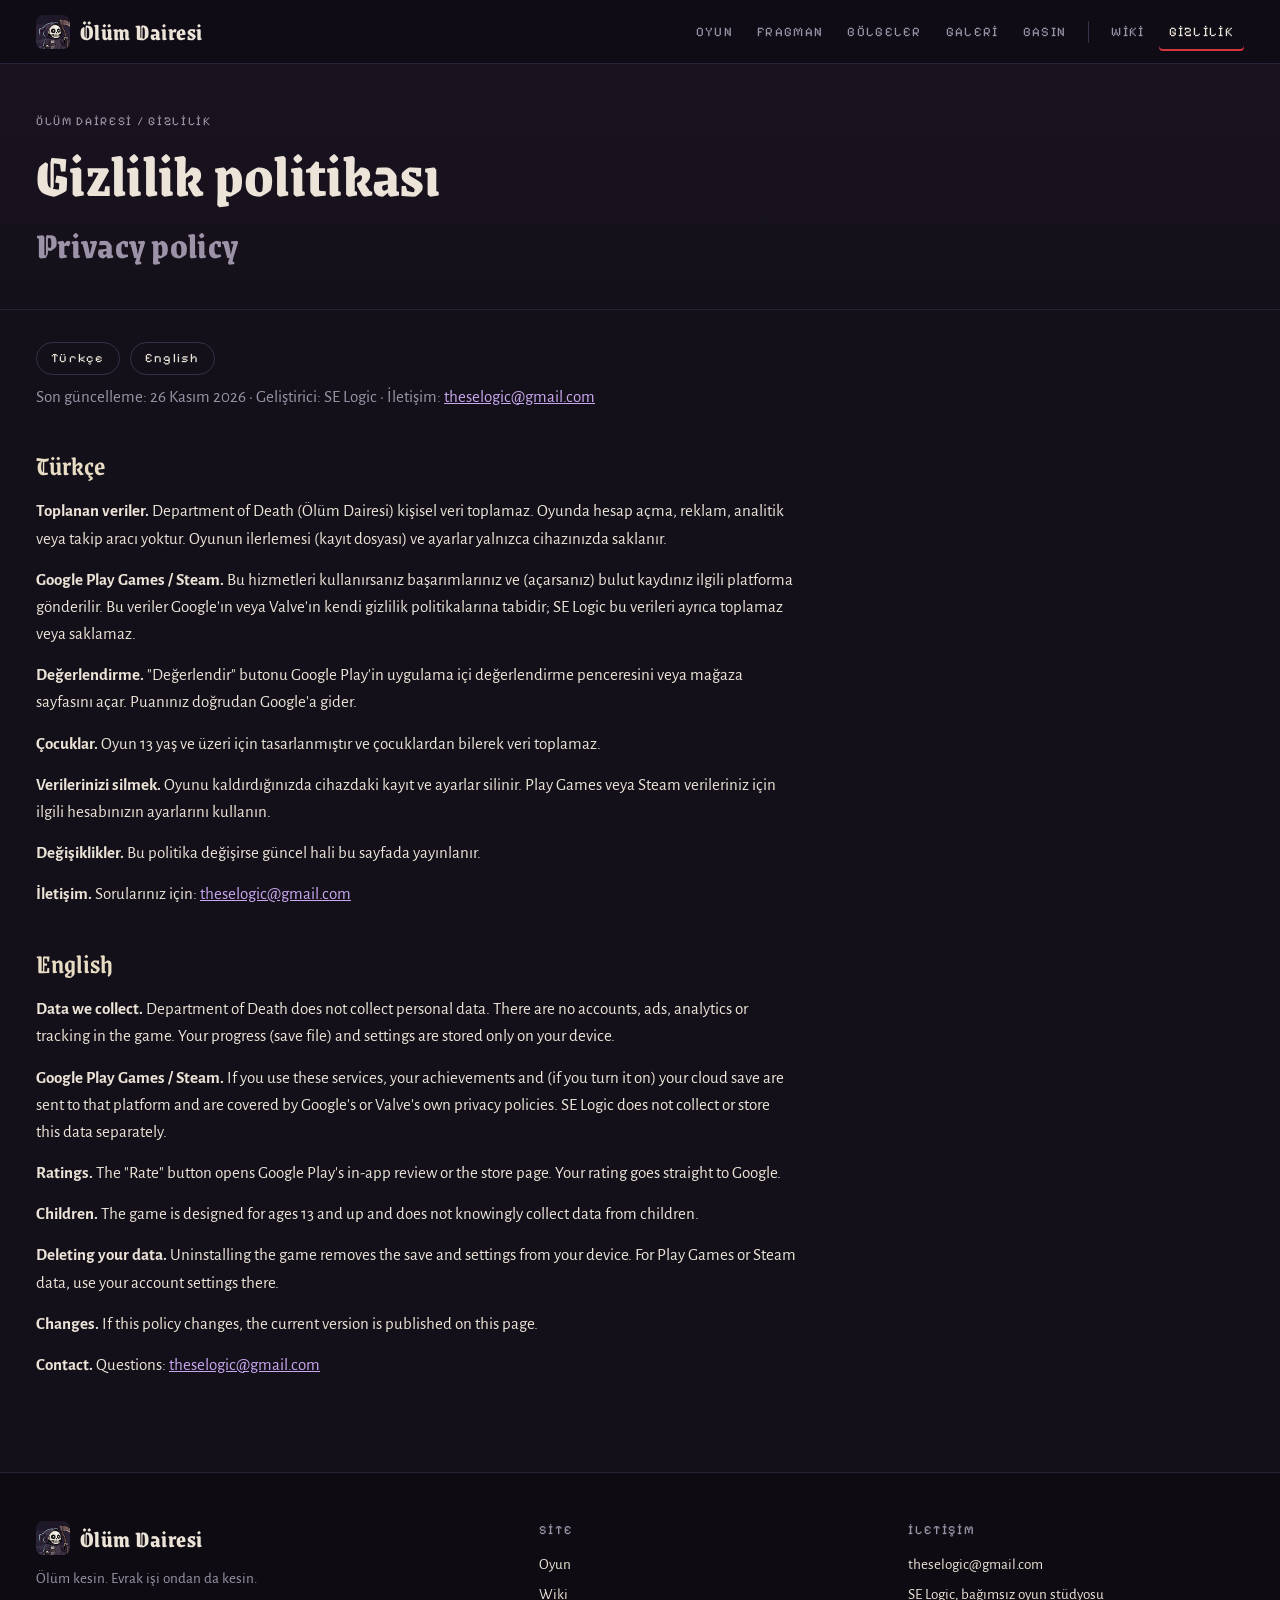
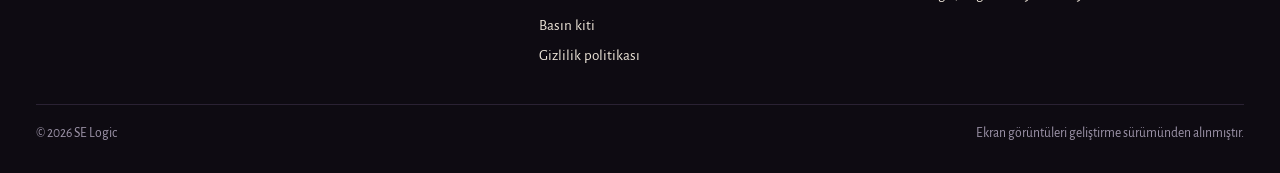
<file: privacy.html>
<!doctype html>
<html lang="tr">
<head>
<meta charset="utf-8">
<meta name="viewport" content="width=device-width,initial-scale=1,viewport-fit=cover">
<title>Gizlilik Politikası / Privacy Policy · Department of Death</title>
<meta name="description" content="Department of Death (Ölüm Dairesi) gizlilik politikası / privacy policy. SE Logic.">
<meta name="theme-color" content="#141019">
<link rel="icon" type="image/png" href="assets/favicon.png">
<link rel="stylesheet" href="https://fonts.googleapis.com/css2?family=Grenze+Gotisch:wght@600;800&family=Alegreya+Sans:ital,wght@0,400;0,500;0,700;1,400&family=Pixelify+Sans:wght@500&display=swap">
<link rel="stylesheet" href="assets/site.css">
<style>
.phead{padding:calc(var(--bar-h) + env(safe-area-inset-top,0px) + 48px) 0 28px;border-bottom:1px solid var(--slate);background:linear-gradient(180deg,#1b1422,var(--void))}
.phead p.crumbs{font-family:var(--f-pixel);font-size:.75rem;letter-spacing:.14em;text-transform:uppercase;color:var(--ash);margin:0 0 12px}.phead .crumbs a{color:var(--ash);text-decoration:none}
.doc{max-width:760px;padding-block:32px 40px}
.doc h3{font-family:var(--f-display);font-weight:600;font-size:1.7rem;margin:34px 0 10px;color:var(--parch)}
.doc p{margin:0 0 14px}.doc .muted{color:var(--ash)}
.doc .toc2{display:flex;gap:10px;margin:0 0 8px}.doc .toc2 a{font-family:var(--f-pixel);font-size:.8rem;letter-spacing:.1em;border:1px solid var(--slate-2);border-radius:999px;padding:5px 14px;text-decoration:none;color:var(--bone)}
</style>
</head>
<body>
<a class="skip" href="#main">İçeriğe geç</a>
<header class="topbar">
  <div class="in">
    <a class="brand" href="index.html" aria-label="Ölüm Dairesi ana sayfa"><img src="assets/favicon.png" alt="" width="34" height="34"><b>Ölüm Dairesi</b></a>
    <nav class="nav" id="nav" aria-label="Site">
      <a href="index.html#oyun">Oyun</a>
      <a href="index.html#fragman">Fragman</a>
      <a href="index.html#bolgeler">Bölgeler</a>
      <a href="index.html#galeri">Galeri</a>
      <a href="index.html#basin">Basın</a>
      <i class="sep" aria-hidden="true"></i>
      <a href="wiki.html">Wiki</a>
      <a href="privacy.html" aria-current="page">Gizlilik</a>
    </nav>
    <button class="menu-btn" type="button" aria-controls="nav" aria-expanded="false" aria-label="Menü"><svg viewBox="0 0 24 24" fill="none" stroke="currentColor" stroke-width="2" stroke-linecap="round"><path d="M4 7h16M4 12h16M4 17h16"/></svg></button>
  </div>
</header>
<main id="main">
<div class="phead"><div class="wrap"><p class="crumbs"><a href="index.html">Ölüm Dairesi</a> / Gizlilik</p><h1 class="h-xl">Gizlilik politikası<br><span style="color:var(--ash);font-size:.6em">Privacy policy</span></h1></div></div>
<div class="wrap"><div class="doc">
<p class="toc2"><a href="#tr">Türkçe</a><a href="#en">English</a></p>
<section id="gizlilik">
  
  <p class="muted">Son güncelleme: 26 Kasım 2026 · Geliştirici: SE Logic · İletişim: <a href="mailto:theselogic@gmail.com">theselogic@gmail.com</a></p>
  <h3 id="tr">Türkçe</h3>
  <p><b>Toplanan veriler.</b> Department of Death (Ölüm Dairesi) kişisel veri toplamaz. Oyunda hesap açma, reklam, analitik veya takip aracı yoktur. Oyunun ilerlemesi (kayıt dosyası) ve ayarlar yalnızca cihazınızda saklanır.</p>
  <p><b>Google Play Games / Steam.</b> Bu hizmetleri kullanırsanız başarımlarınız ve (açarsanız) bulut kaydınız ilgili platforma gönderilir. Bu veriler Google'ın veya Valve'ın kendi gizlilik politikalarına tabidir; SE Logic bu verileri ayrıca toplamaz veya saklamaz.</p>
  <p><b>Değerlendirme.</b> "Değerlendir" butonu Google Play'in uygulama içi değerlendirme penceresini veya mağaza sayfasını açar. Puanınız doğrudan Google'a gider.</p>
  <p><b>Çocuklar.</b> Oyun 13 yaş ve üzeri için tasarlanmıştır ve çocuklardan bilerek veri toplamaz.</p>
  <p><b>Verilerinizi silmek.</b> Oyunu kaldırdığınızda cihazdaki kayıt ve ayarlar silinir. Play Games veya Steam verileriniz için ilgili hesabınızın ayarlarını kullanın.</p>
  <p><b>Değişiklikler.</b> Bu politika değişirse güncel hali bu sayfada yayınlanır.</p>
  <p><b>İletişim.</b> Sorularınız için: <a href="mailto:theselogic@gmail.com">theselogic@gmail.com</a></p>
  <h3 id="en">English</h3>
  <p><b>Data we collect.</b> Department of Death does not collect personal data. There are no accounts, ads, analytics or tracking in the game. Your progress (save file) and settings are stored only on your device.</p>
  <p><b>Google Play Games / Steam.</b> If you use these services, your achievements and (if you turn it on) your cloud save are sent to that platform and are covered by Google's or Valve's own privacy policies. SE Logic does not collect or store this data separately.</p>
  <p><b>Ratings.</b> The "Rate" button opens Google Play's in-app review or the store page. Your rating goes straight to Google.</p>
  <p><b>Children.</b> The game is designed for ages 13 and up and does not knowingly collect data from children.</p>
  <p><b>Deleting your data.</b> Uninstalling the game removes the save and settings from your device. For Play Games or Steam data, use your account settings there.</p>
  <p><b>Changes.</b> If this policy changes, the current version is published on this page.</p>
  <p><b>Contact.</b> Questions: <a href="mailto:theselogic@gmail.com">theselogic@gmail.com</a></p>
</section>
</div></div>
</main>
<footer class="foot">
  <div class="wrap">
    <div class="cols">
      <div>
        <a class="brand" href="index.html"><img src="assets/favicon.png" alt="" width="34" height="34"><b>Ölüm Dairesi</b></a>
        <p class="tag">Ölüm kesin. Evrak işi ondan da kesin.</p>
        
      </div>
      <div>
        <h4>Site</h4>
        <ul>
          <li><a href="index.html#oyun">Oyun</a></li>
          <li><a href="wiki.html">Wiki </a></li>
          <li><a href="index.html#basin">Basın kiti</a></li>
          <li><a href="privacy.html">Gizlilik politikası</a></li>
        </ul>
      </div>
      <div>
        <h4>İletişim</h4>
        <ul>
          <li><a href="mailto:theselogic@gmail.com">theselogic@gmail.com</a></li>
          <li>SE Logic, bağımsız oyun stüdyosu</li>
        </ul>
      </div>
    </div>
    <div class="legal"><span>© 2026 SE Logic</span>Ekran görüntüleri geliştirme sürümünden alınmıştır.</div>
  </div>
</footer>
<script src="assets/site.js"></script>
</body>
</html>
</file>
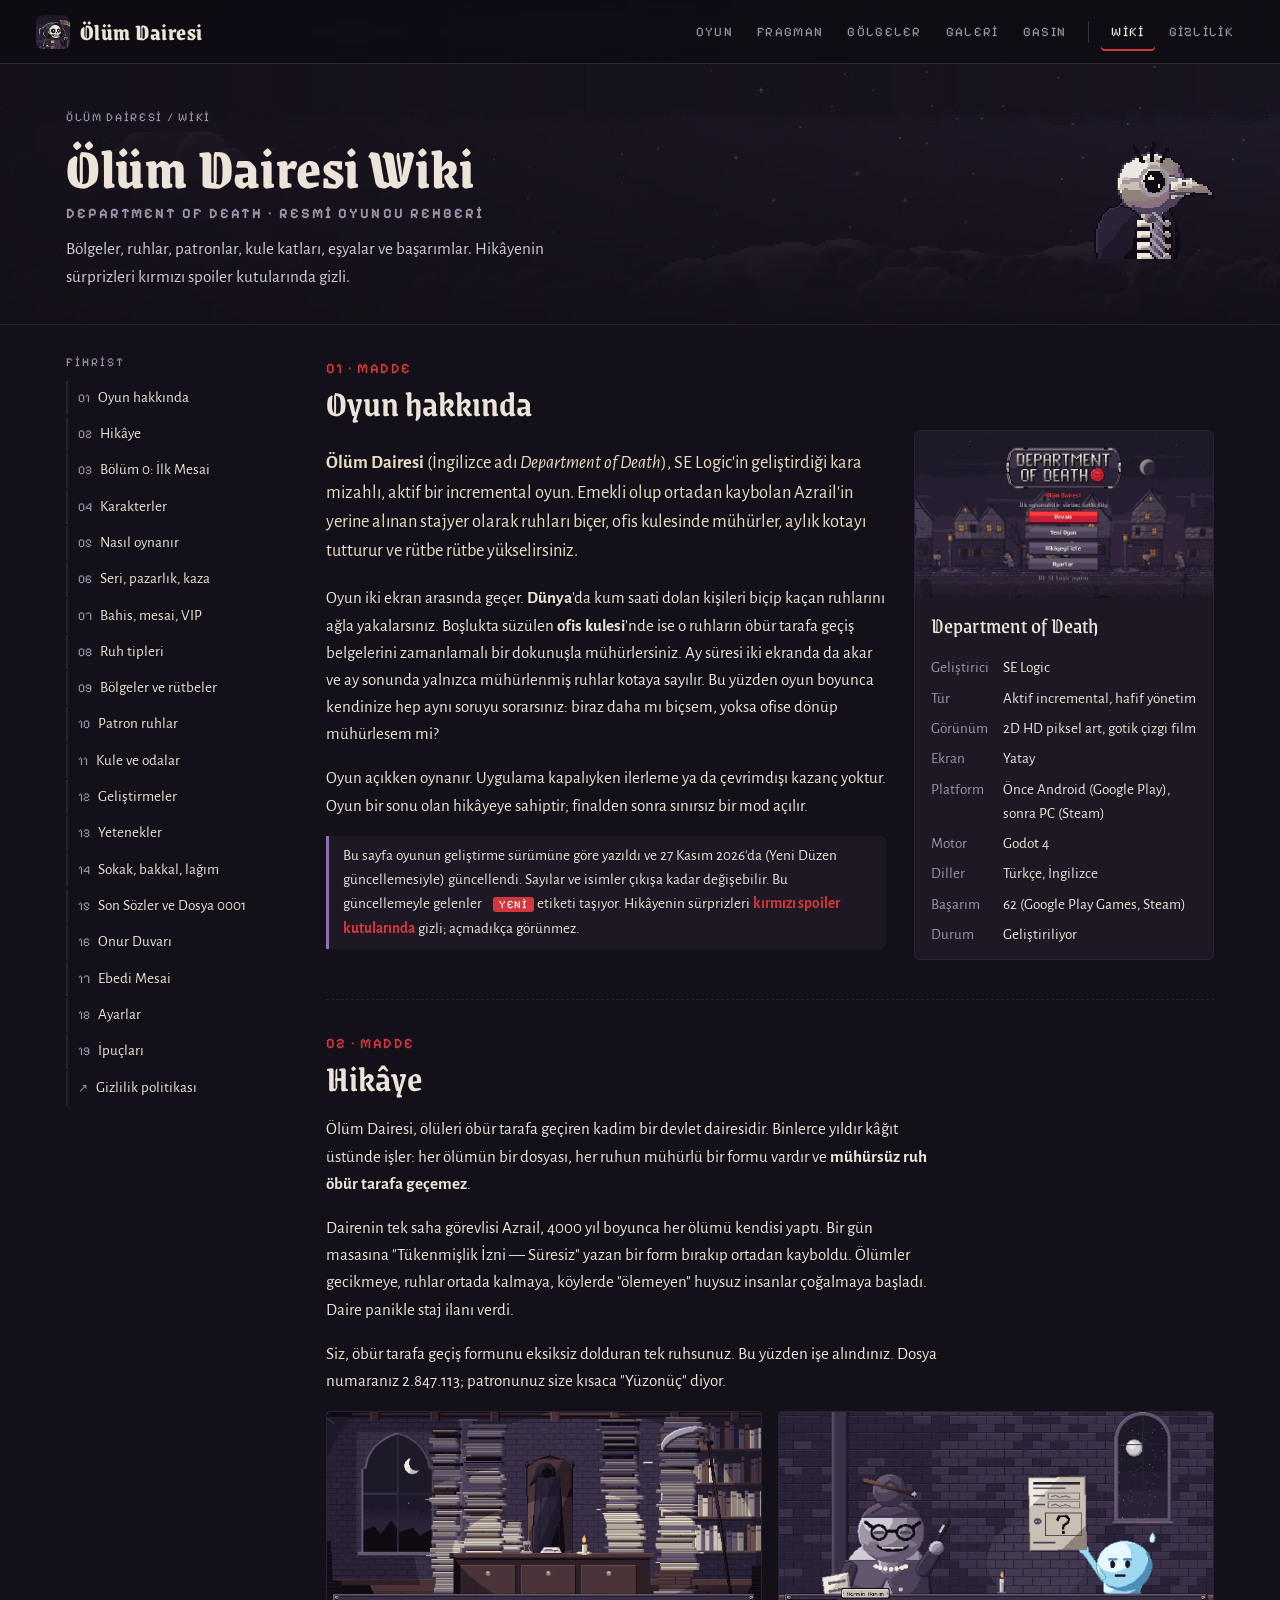
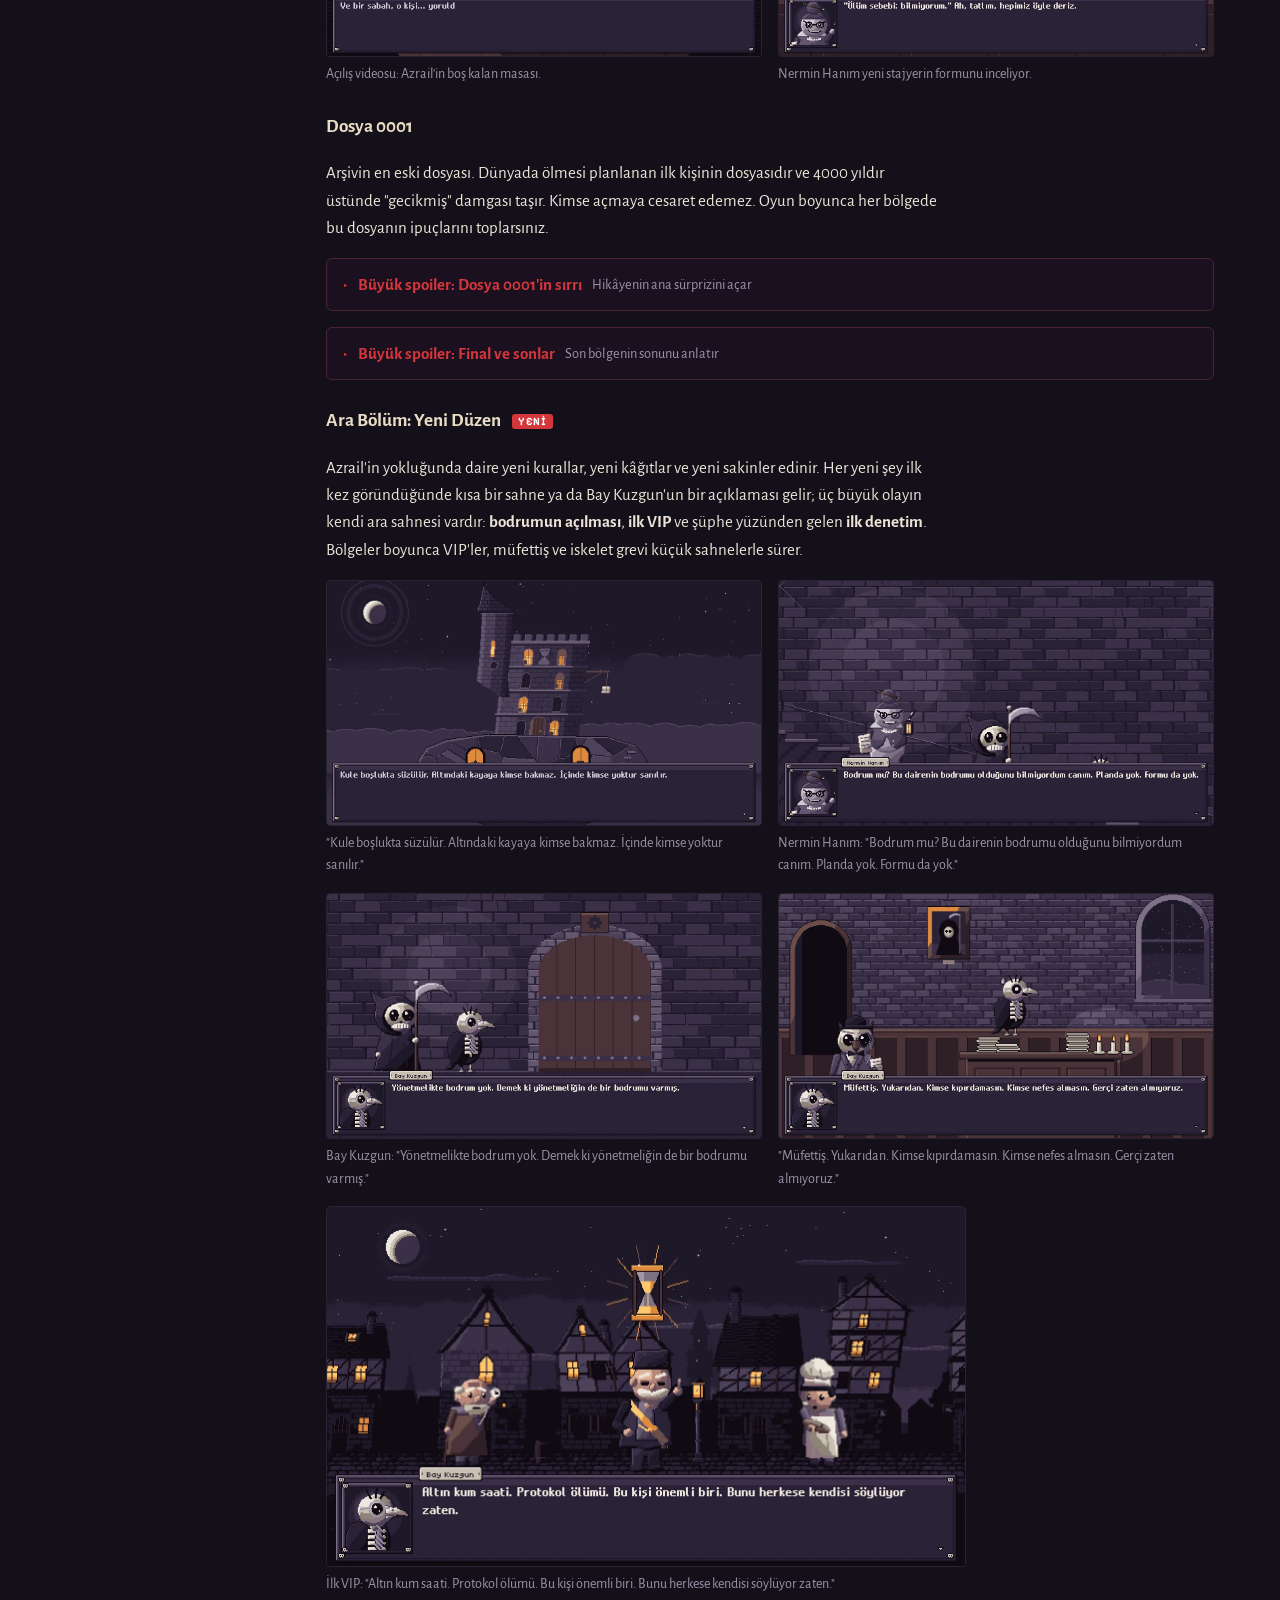
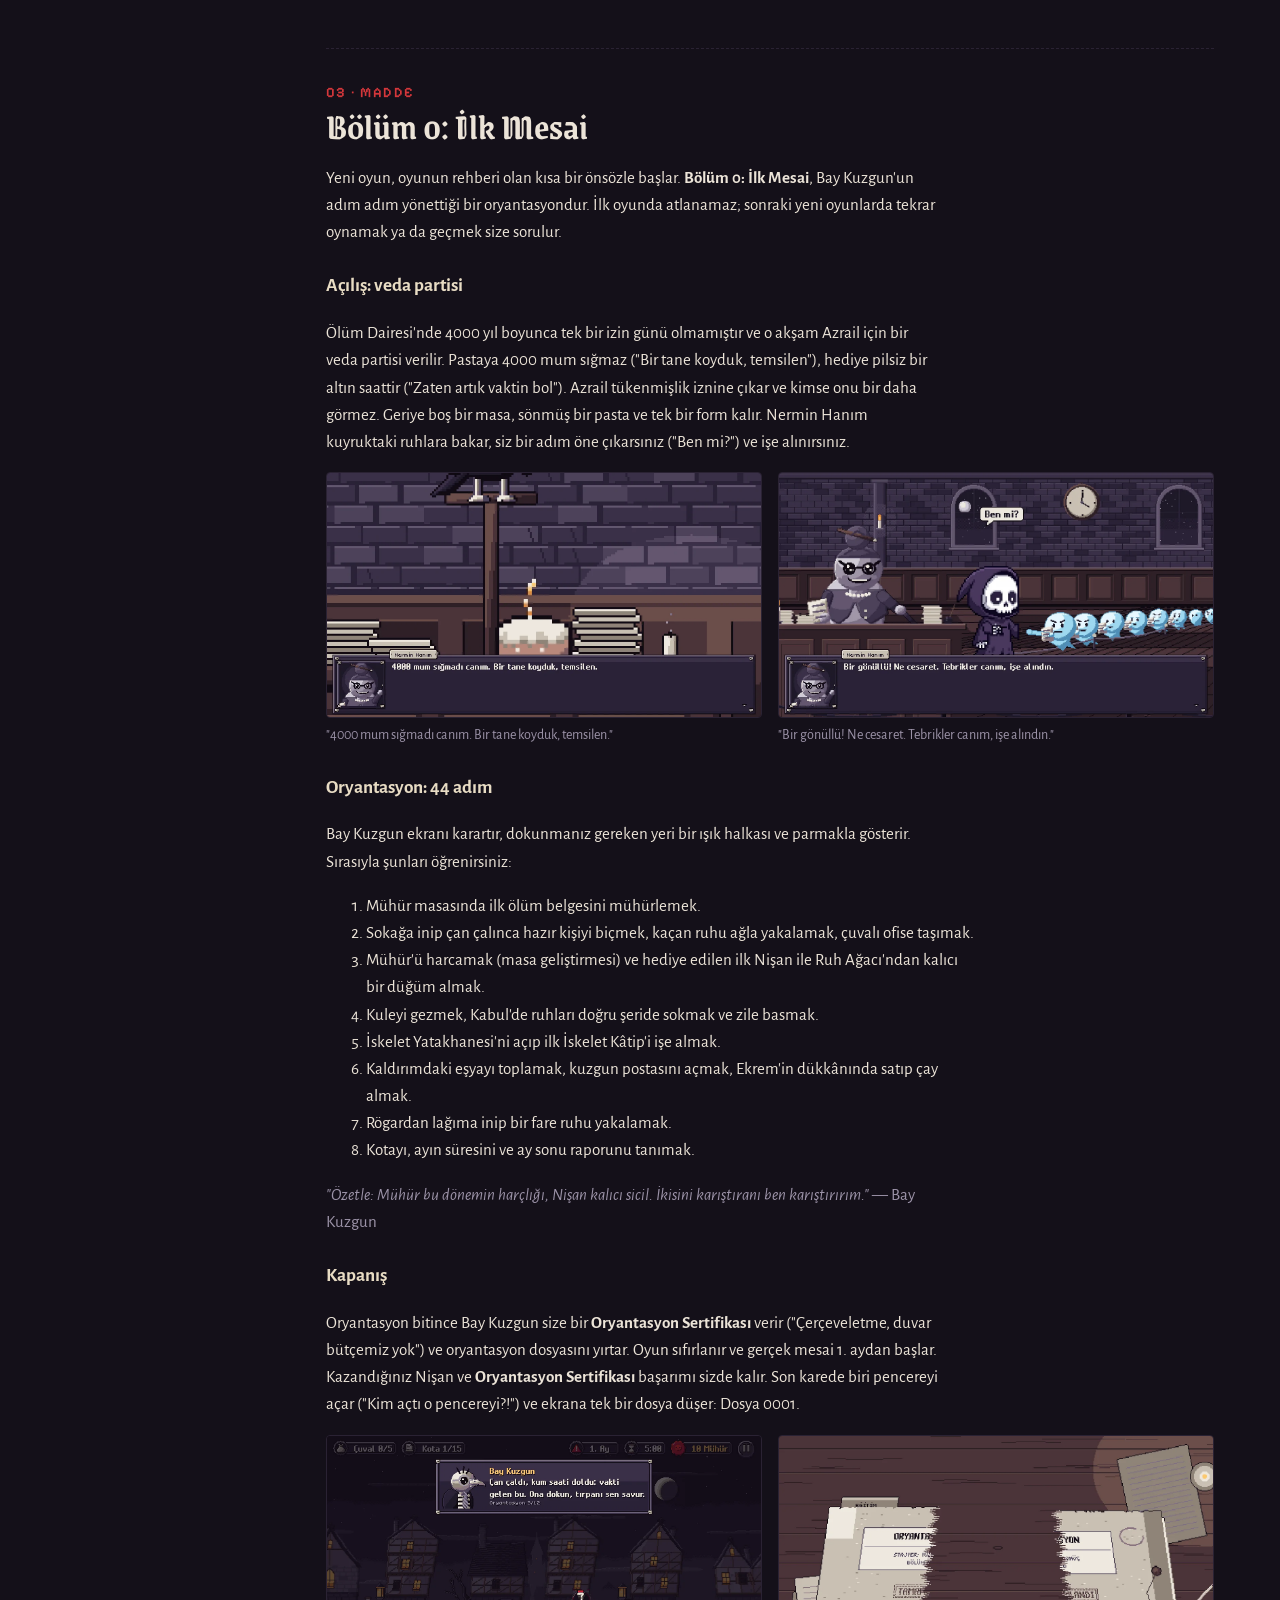
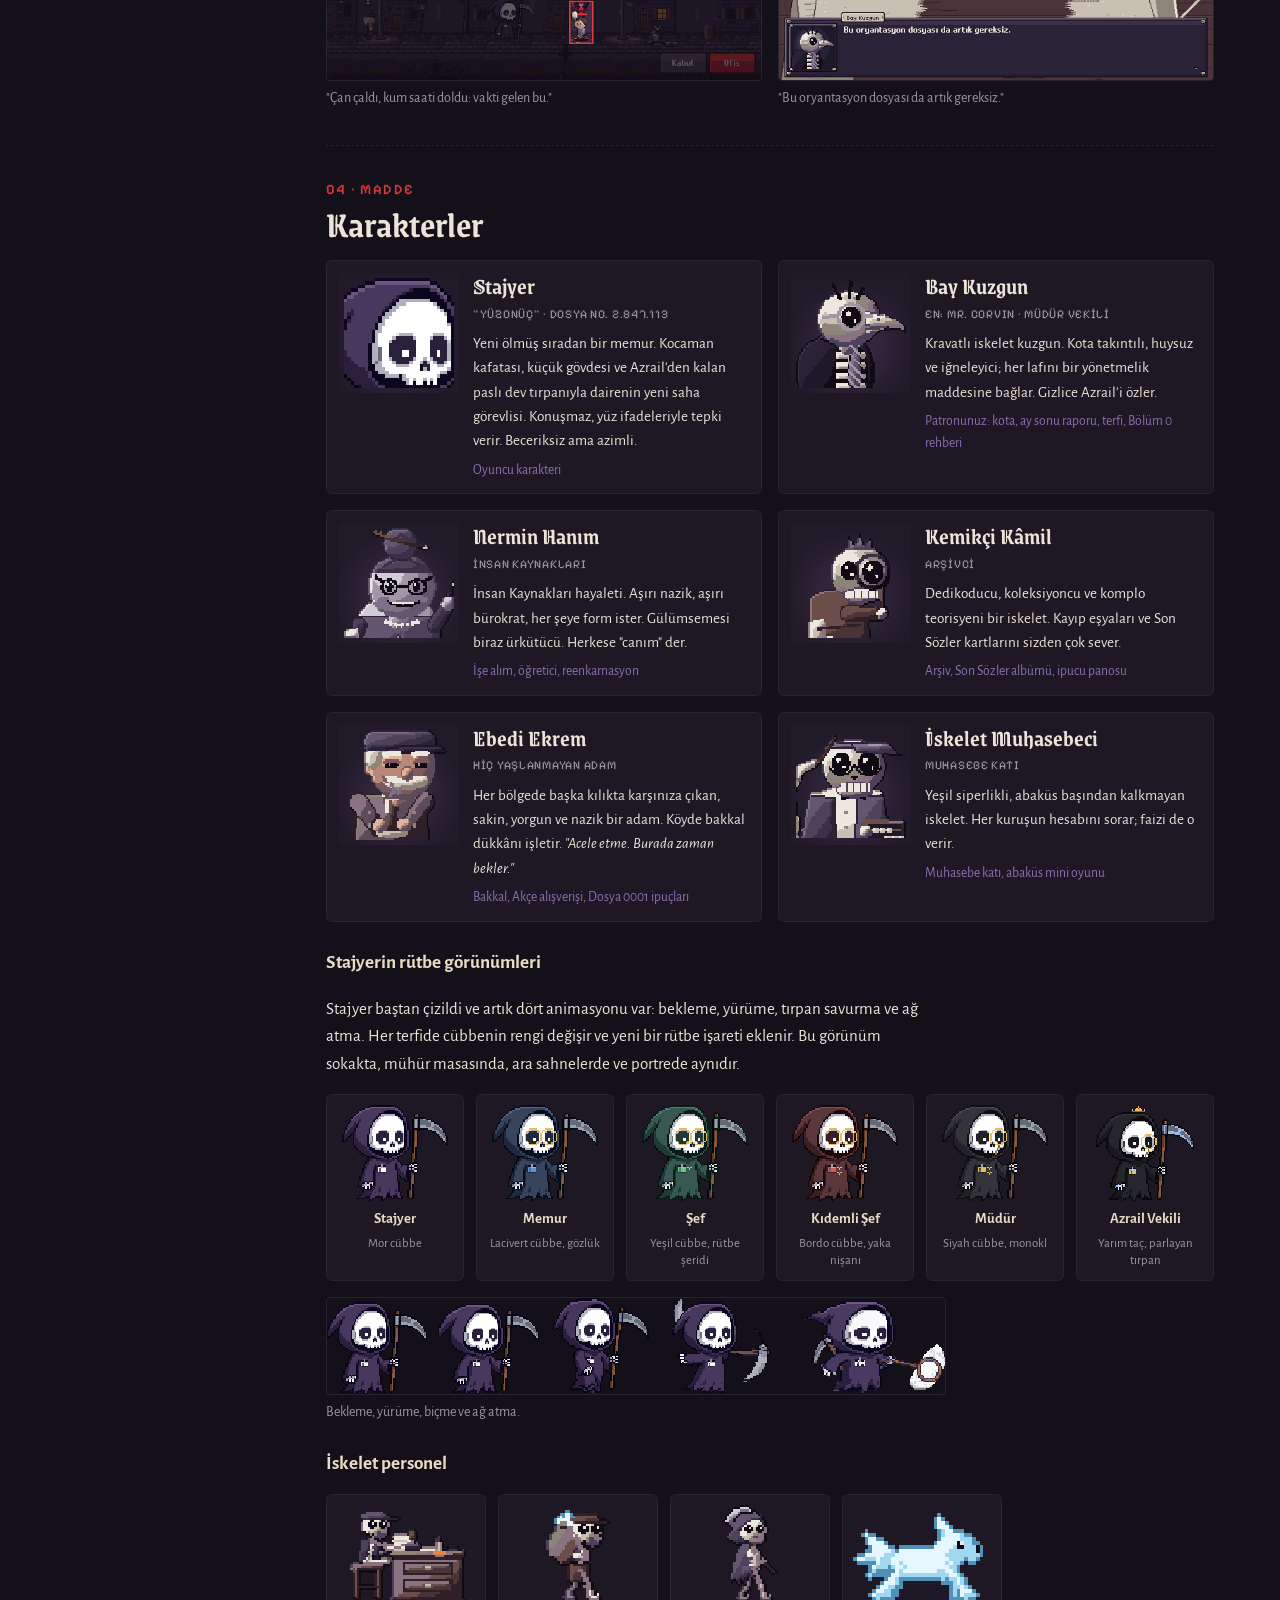
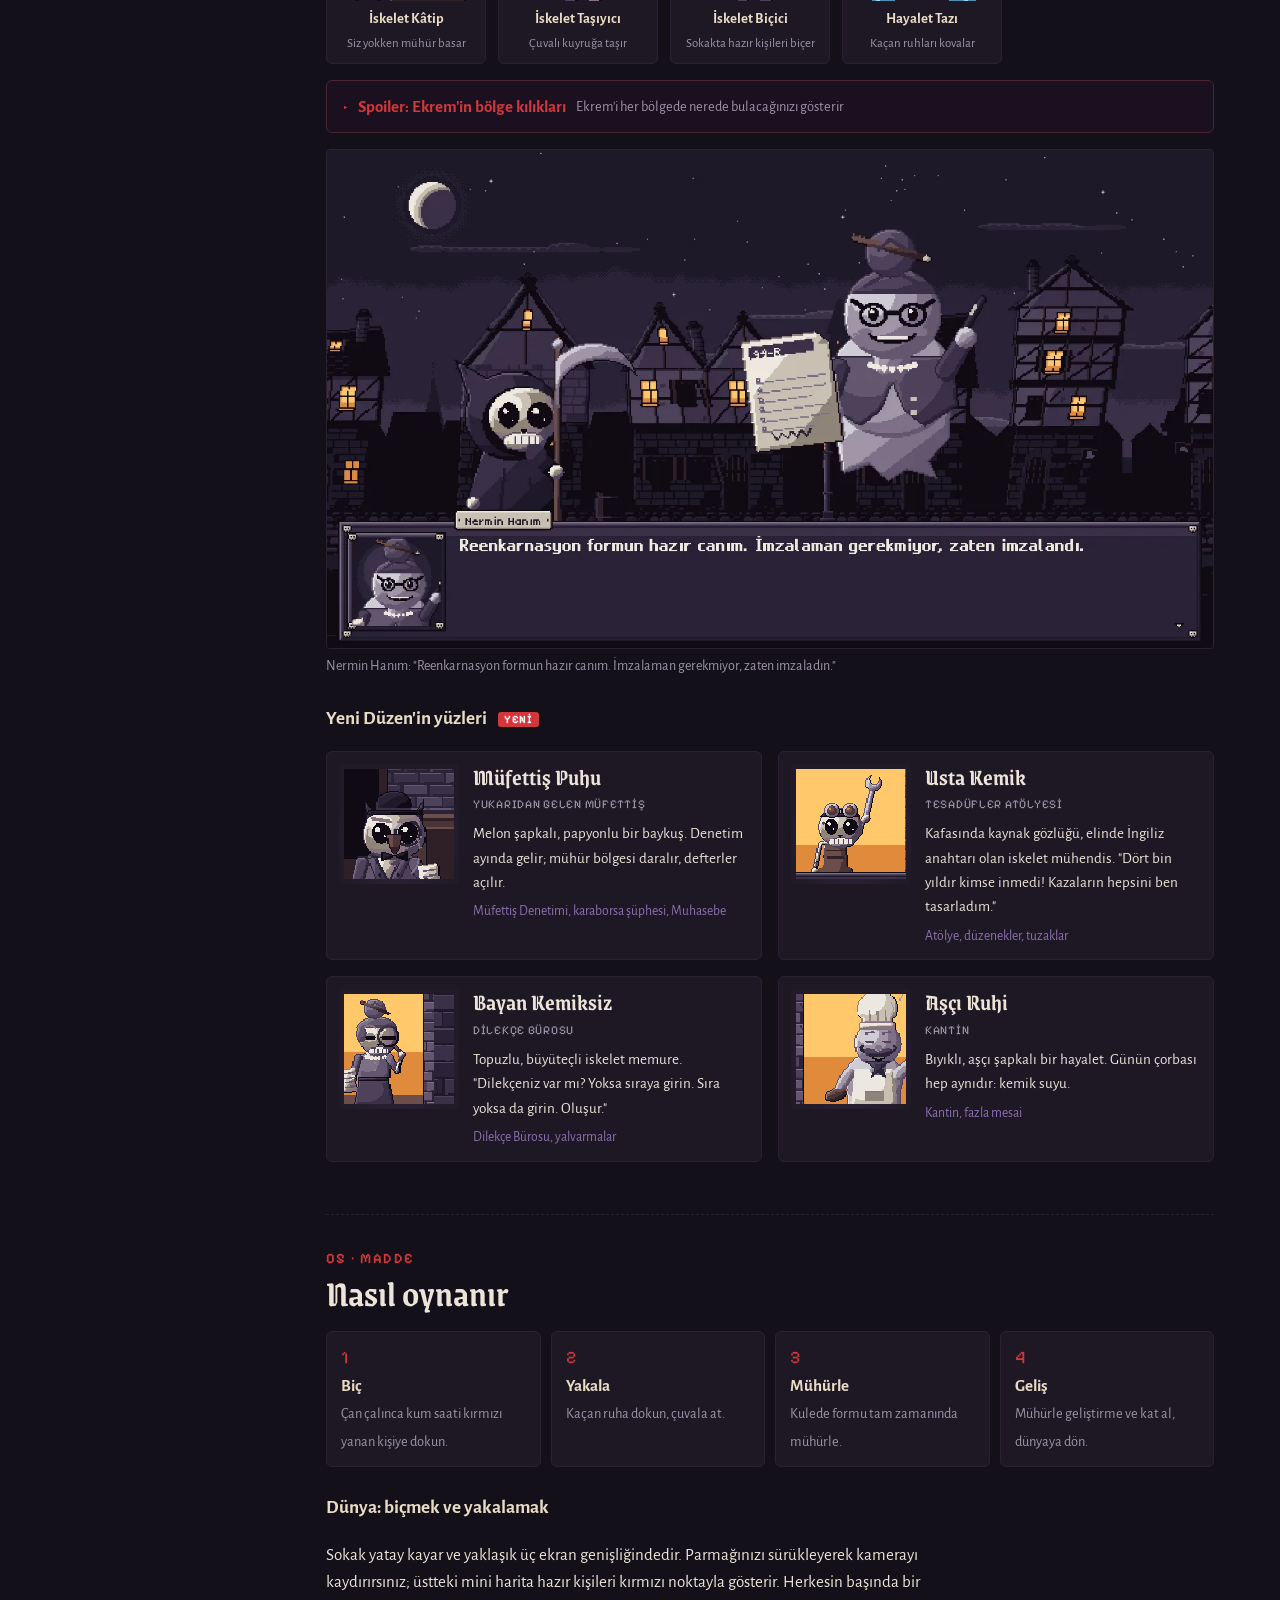
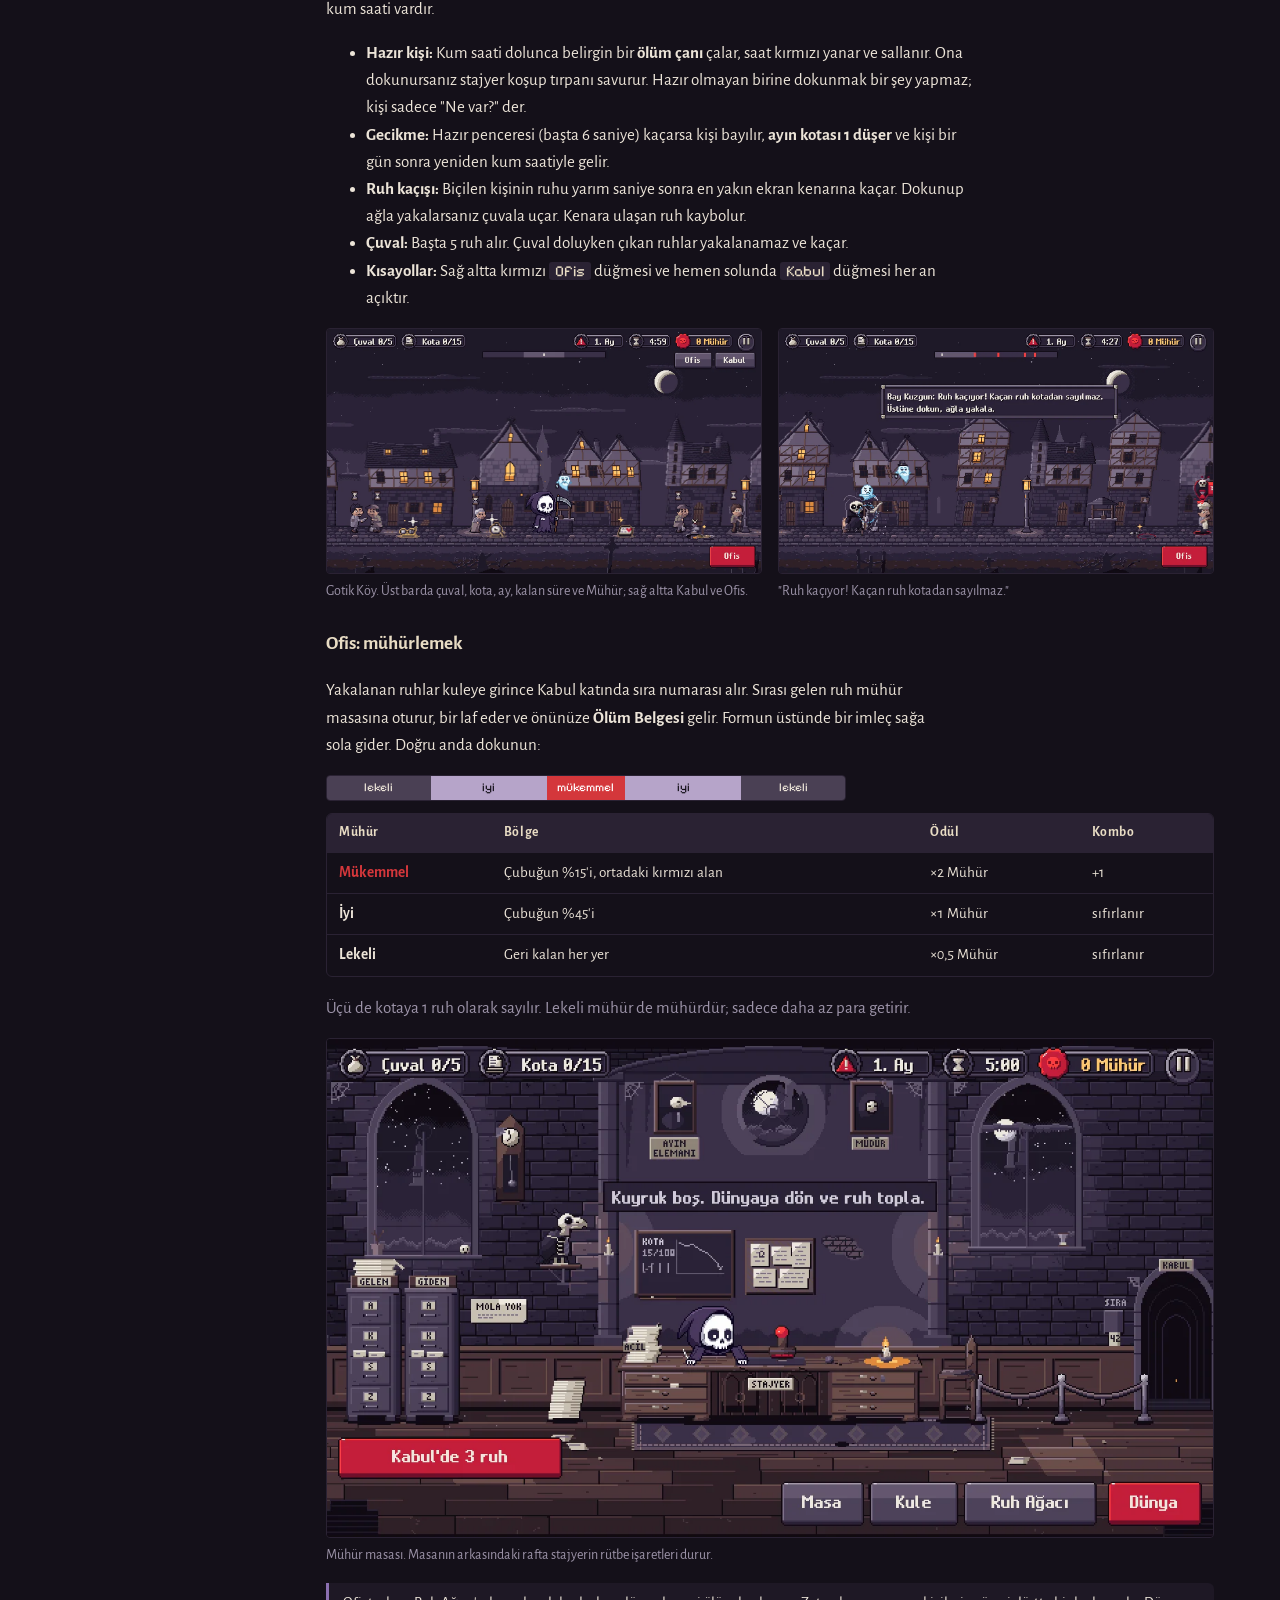
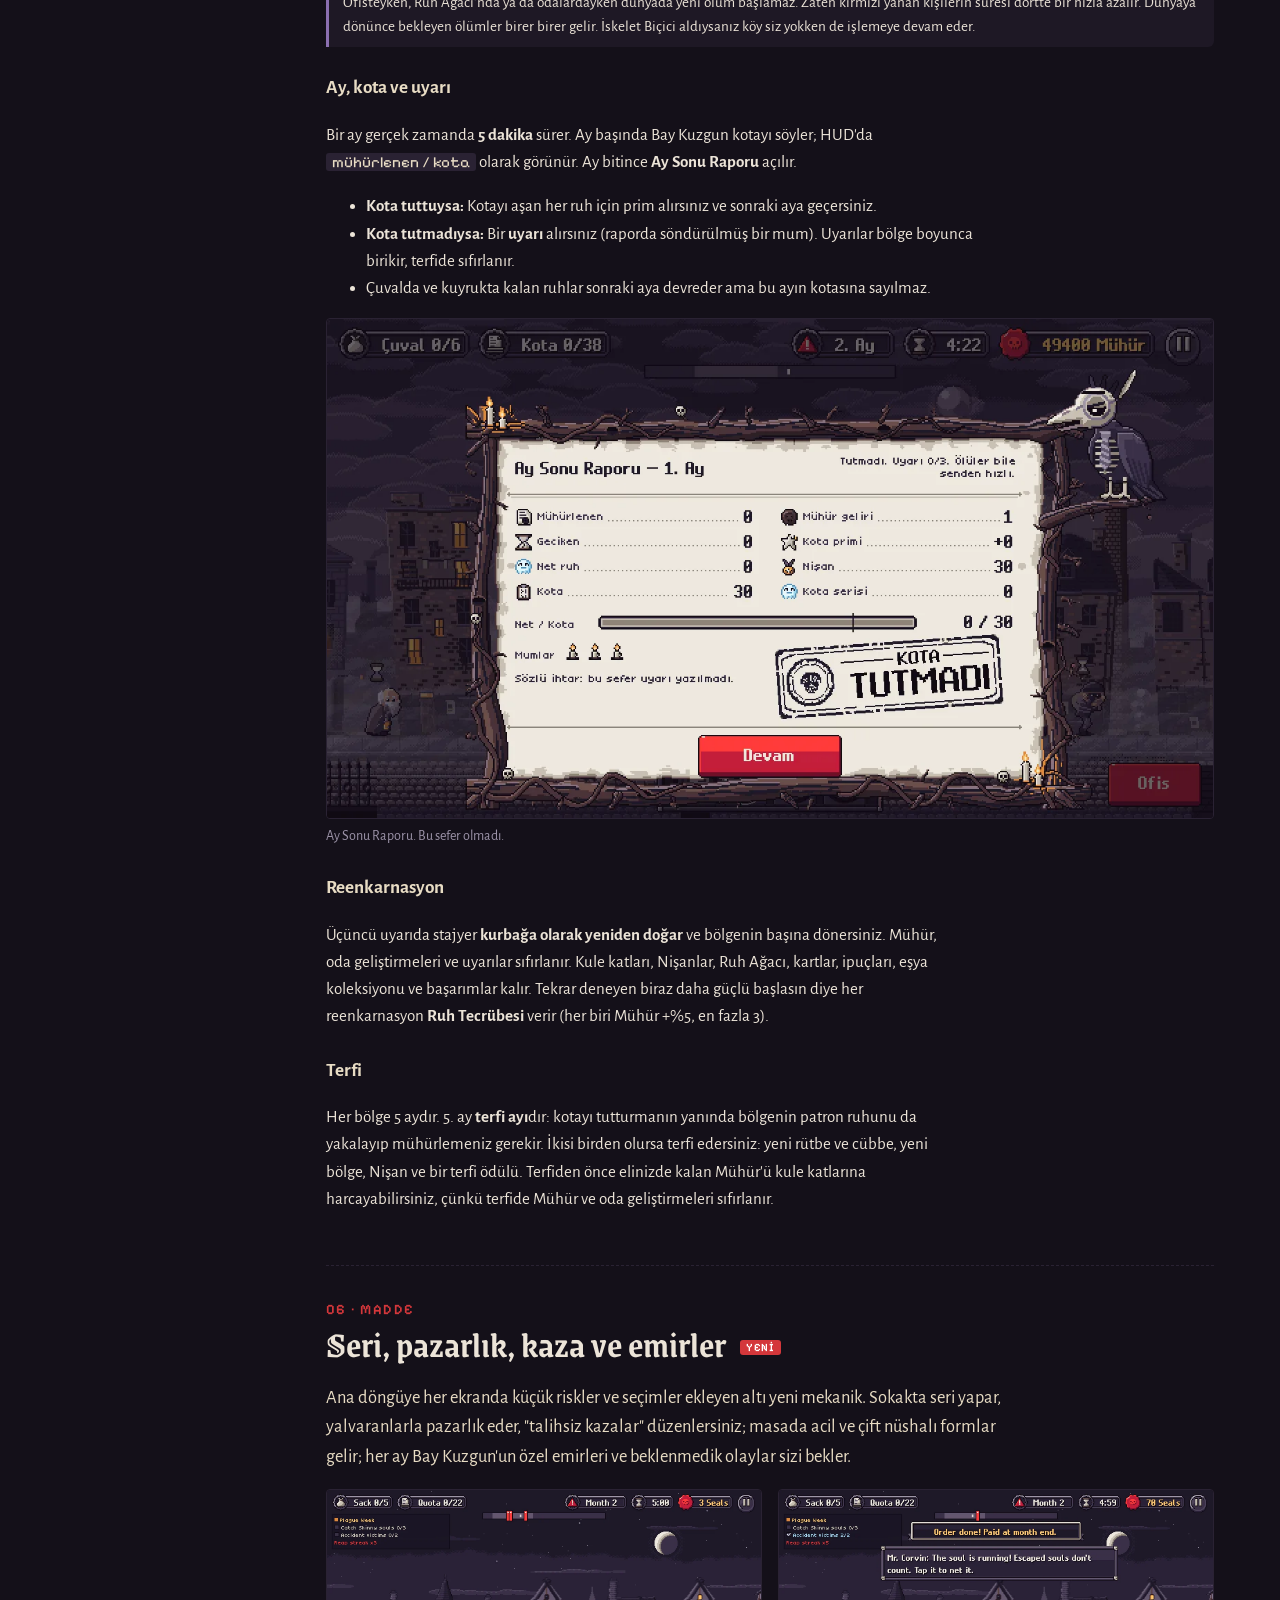
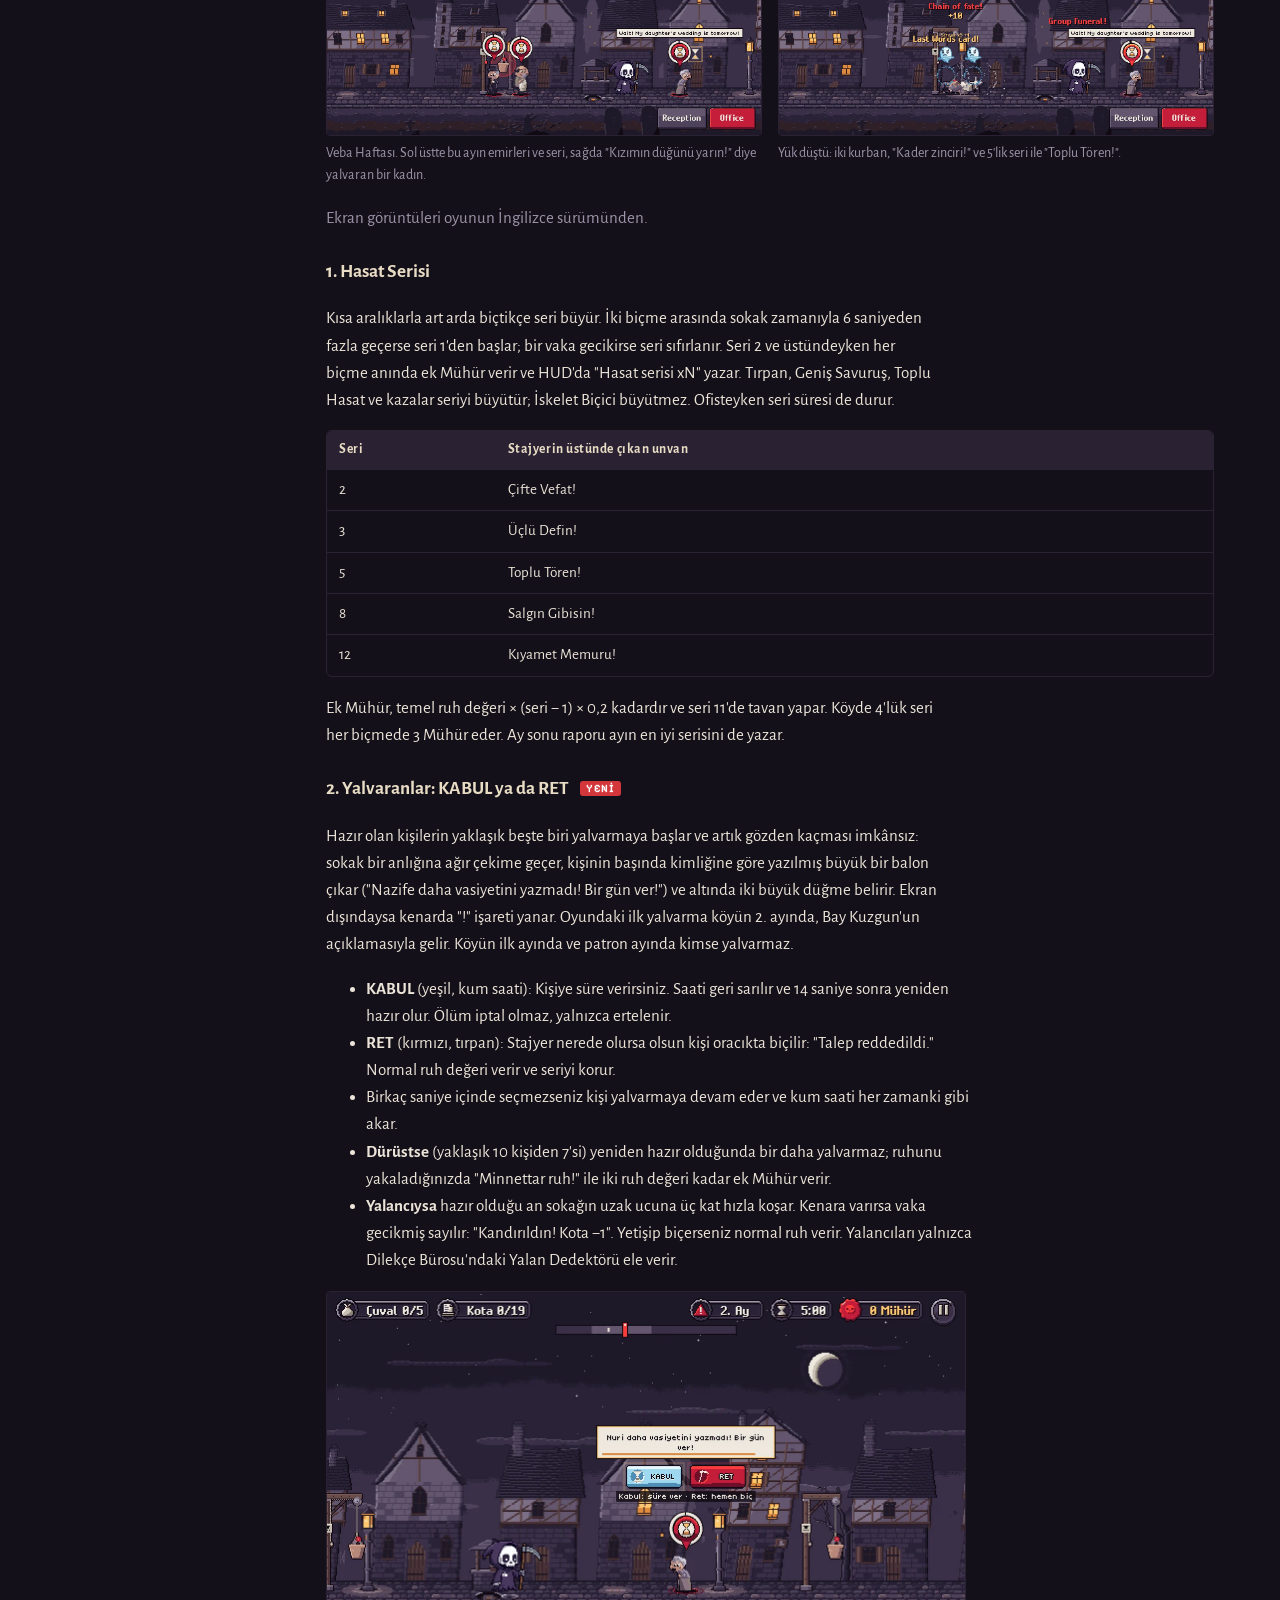
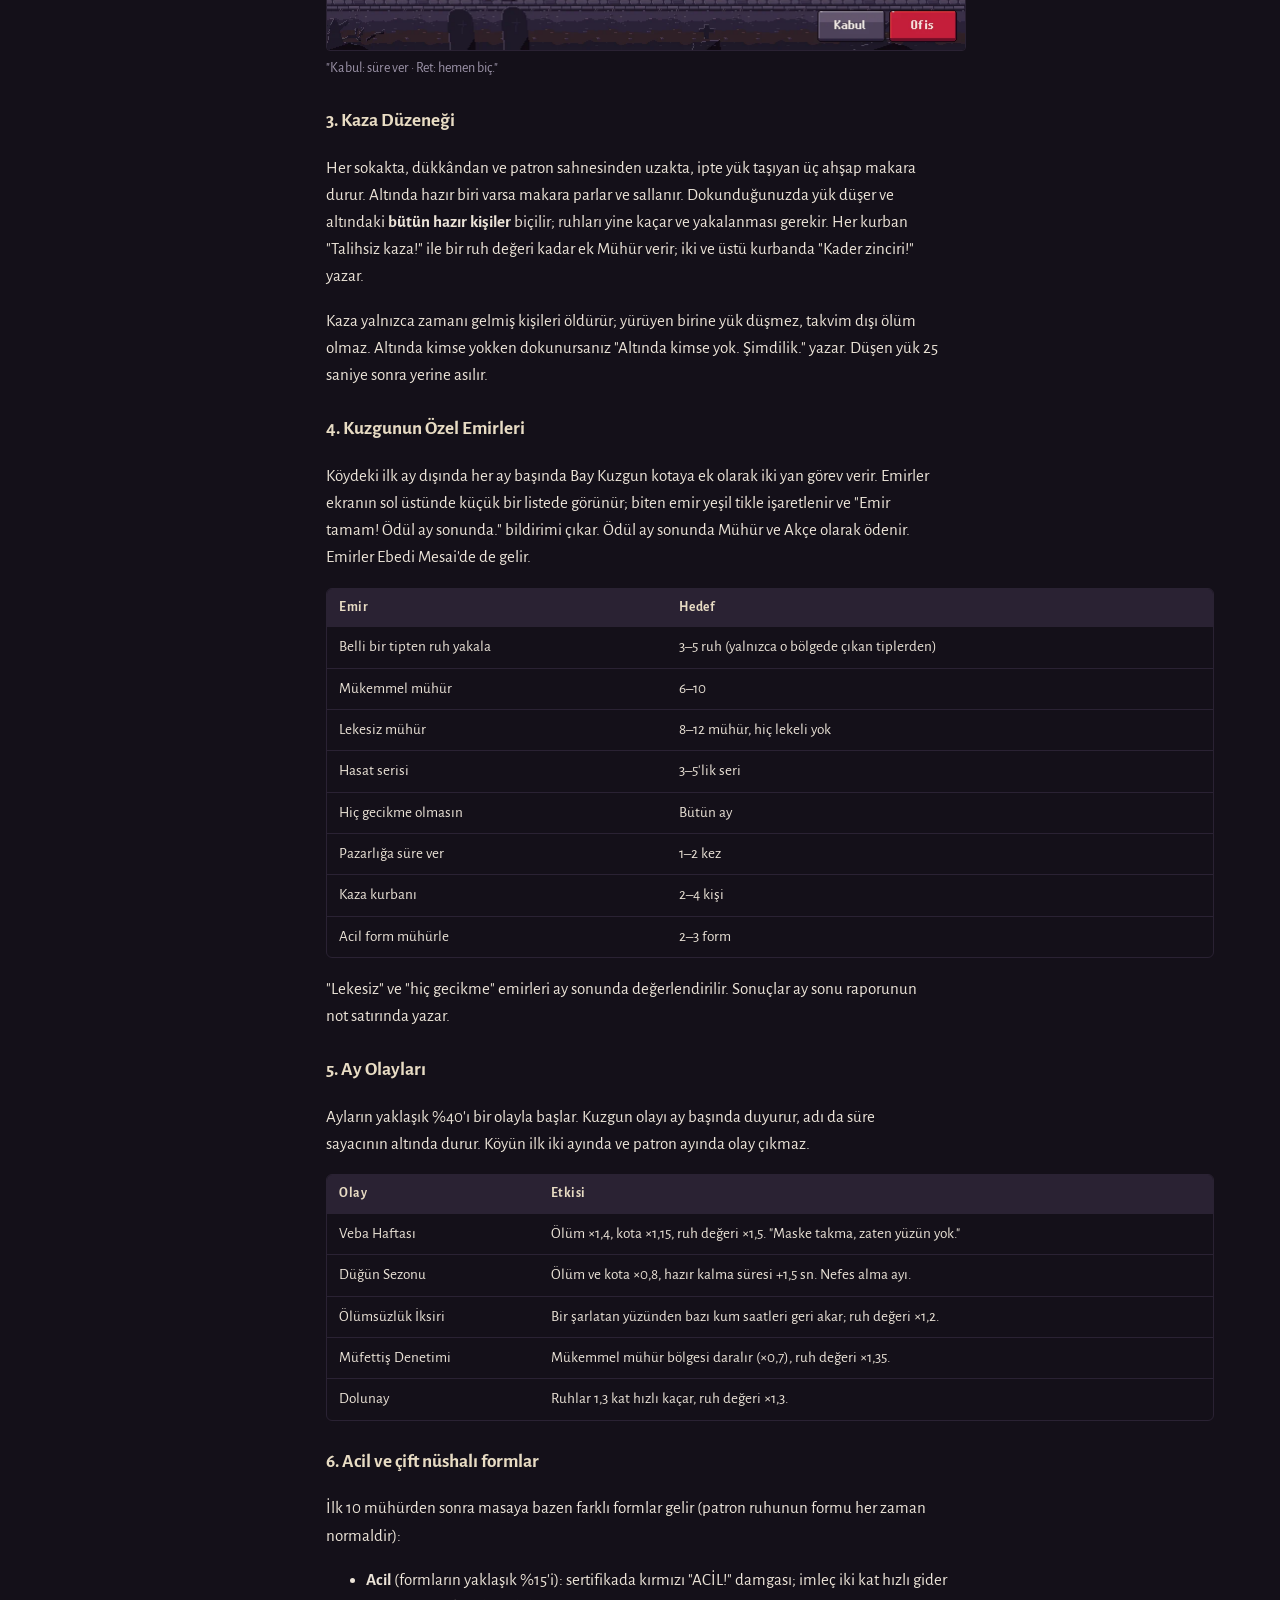
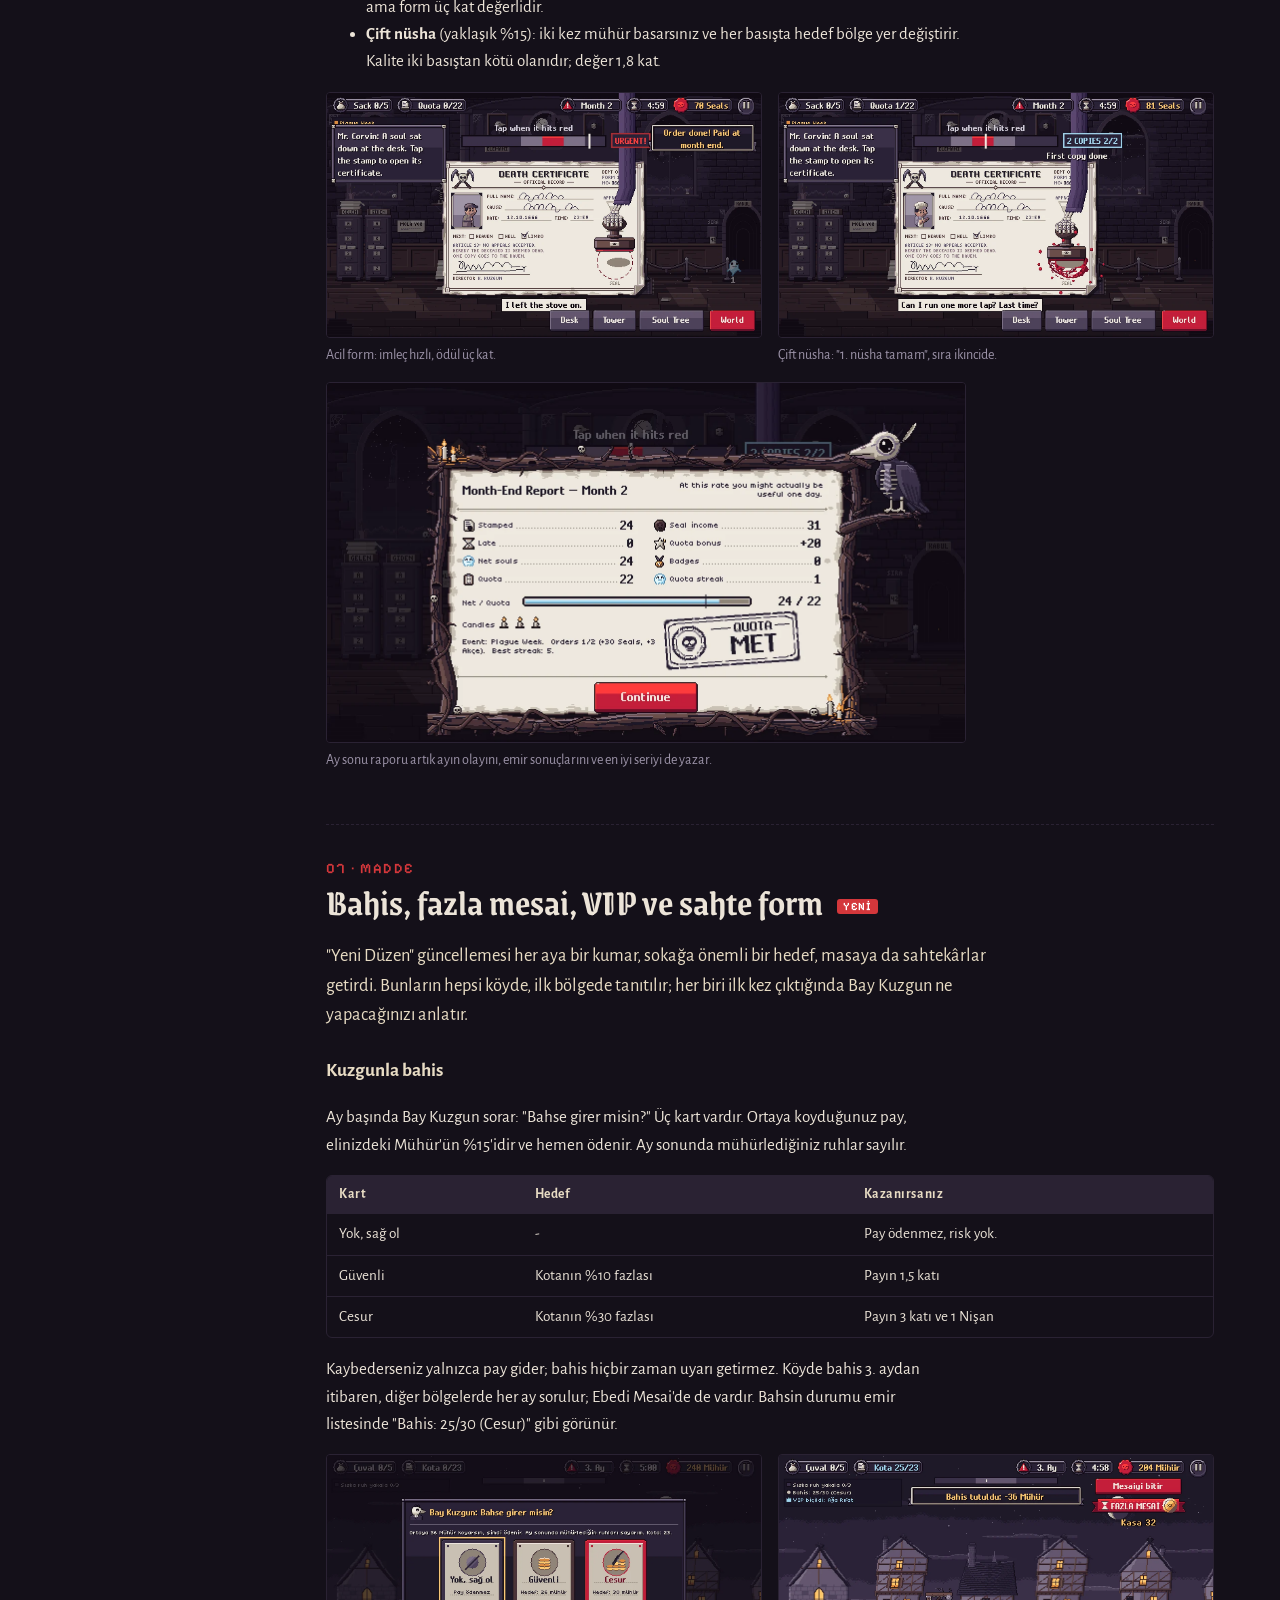
<file: wiki.html>
<!doctype html>
<html lang="tr">
<head>
<meta charset="utf-8">
<meta name="viewport" content="width=device-width,initial-scale=1,viewport-fit=cover">
<meta name="description" content="Ölüm Dairesi (Department of Death) resmî oyuncu rehberi: hikâye, karakterler, bölgeler, patronlar, kule, eşyalar ve 46 başarım.">
<meta name="theme-color" content="#141019">
<link rel="icon" type="image/png" href="assets/favicon.png">
<title>Ölüm Dairesi Wiki</title>
<link rel="preconnect" href="https://fonts.googleapis.com">
<link rel="preconnect" href="https://fonts.gstatic.com" crossorigin>
<link rel="stylesheet" href="https://fonts.googleapis.com/css2?family=Grenze+Gotisch:wght@600;800&family=Alegreya+Sans:ital,wght@0,400;0,500;0,700;1,400&family=Pixelify+Sans:wght@500&display=swap">
<link rel="stylesheet" href="assets/site.css">
<style>
/* Layout: arşiv dosyası gibi bir wiki; solda yapışkan fihrist, sağda maddeler. Oyunun kendi paleti (mor, gri, siyah; kırmızı yalnızca vurgu). Tek ve bilinçli koyu tema. */
:root{
  --void:#141019;          /* kulenin asılı durduğu boşluk */
  --stone:#1e1825;         /* kart zemini */
  --slate:#2a2233;         /* çizgiler, tablo başlıkları */
  --ash:#9c93a8;           /* ikincil metin */
  --bone:#ece4d8;          /* ana metin, kemik rengi */
  --seal:#d4373b;          /* mühür kırmızısı: yalnızca "dokun" ve vurgu */
  --violet:#8b6fb0;        /* ruh moru */
  --parch:#e8dcc4;         /* form kâğıdı */
  --ink:#2b2030;
  --f-display:"Grenze Gotisch","Cormorant Garamond",Georgia,serif;
  --f-body:"Alegreya Sans","Segoe UI",system-ui,sans-serif;
  --f-pixel:"Pixelify Sans","Courier New",monospace;
  color-scheme:dark;
}
html{scroll-behavior:smooth;scroll-padding-top:72px}
@media (prefers-reduced-motion:reduce){html{scroll-behavior:auto}*{transition:none!important}}
body{background:var(--void);color:var(--bone);font-family:var(--f-body);font-size:17px;line-height:1.6}
a{color:#c9a8f0}
a:focus-visible,button:focus-visible,summary:focus-visible{outline:2px solid var(--seal);outline-offset:2px;border-radius:4px}

.wrap{max-width:1180px;margin:0 auto;padding-left:max(16px,env(safe-area-inset-left,0px));padding-right:max(16px,env(safe-area-inset-right,0px))}

/* Başlık bandı */
.mast{border-bottom:1px solid var(--slate);background:linear-gradient(180deg,#1b1422 0%,var(--void) 100%);margin-top:calc(-1 * env(safe-area-inset-top,0px));padding-top:env(safe-area-inset-top,0px)}
.mast .wrap{padding-block:28px 22px;display:flex;flex-wrap:wrap;gap:8px 24px;align-items:end;justify-content:space-between}
.mast h1{font-family:var(--f-display);font-weight:800;font-size:clamp(2.4rem,6vw,3.6rem);line-height:1;margin:0;letter-spacing:.01em;text-wrap:balance}
.mast h1 small{display:block;font-family:var(--f-pixel);font-size:.9rem;letter-spacing:.14em;color:var(--ash);margin-top:10px;text-transform:uppercase}
.stamp{font-family:var(--f-pixel);color:var(--seal);border:2px solid var(--seal);padding:4px 10px;transform:rotate(-4deg);display:inline-block;letter-spacing:.12em;font-size:.85rem;opacity:.9}

/* İki sütun */
.grid{display:grid;grid-template-columns:220px minmax(0,1fr);gap:40px;padding-block:28px 80px}
nav.toc{position:sticky;top:calc(env(safe-area-inset-top,0px) + 16px);align-self:start;max-height:calc(100vh - 32px);overflow:auto;font-size:.95rem}
nav.toc .lbl{font-family:var(--f-pixel);font-size:.75rem;letter-spacing:.16em;color:var(--ash);text-transform:uppercase;margin-bottom:8px}
nav.toc ol{list-style:none;margin:0;padding:0;display:flex;flex-direction:column;gap:2px;counter-reset:t}
nav.toc a{display:block;padding:5px 10px;border-left:2px solid var(--slate);color:var(--bone);text-decoration:none}
nav.toc a:hover{border-left-color:var(--seal);background:var(--stone)}
nav.toc a span{font-family:var(--f-pixel);color:var(--ash);font-size:.75rem;margin-right:8px}

@media (max-width:860px){
  .grid{grid-template-columns:minmax(0,1fr);gap:20px}
  nav.toc{position:sticky;top:env(safe-area-inset-top,0px);z-index:5;background:var(--void);max-height:none;margin-inline:calc(-1 * max(16px,env(safe-area-inset-left,0px)));padding:10px max(16px,env(safe-area-inset-left,0px));border-bottom:1px solid var(--slate)}
  nav.toc .lbl{display:none}
  nav.toc ol{flex-direction:row;overflow-x:auto;gap:6px;scrollbar-width:none}
  nav.toc a{white-space:nowrap;border:1px solid var(--slate);border-radius:999px;padding:4px 12px}
  nav.toc a span{display:none}
  body::before{content:"";position:fixed;inset:0 0 auto;height:env(safe-area-inset-top,0px);z-index:10;background:var(--void)}
}

main{min-width:0}
section{padding-block:8px 36px;border-bottom:1px dashed var(--slate);margin-bottom:28px}
section:last-of-type{border-bottom:0}
h2{font-family:var(--f-display);font-weight:600;font-size:clamp(1.8rem,4vw,2.3rem);line-height:1.1;margin:0 0 6px;text-wrap:balance}
h2 .no{font-family:var(--f-pixel);font-size:.9rem;color:var(--seal);letter-spacing:.1em;display:block;margin-bottom:6px}
h3{font-family:var(--f-body);font-weight:700;font-size:1.2rem;margin:26px 0 8px;color:var(--parch)}
p,li{max-width:68ch}
.lead{font-size:1.15rem;color:var(--parch)}
.muted{color:var(--ash)}
.term{font-family:var(--f-pixel);font-size:.9em;color:var(--parch);background:var(--slate);padding:0 6px;border-radius:3px;white-space:nowrap}

/* Bilgi kutusu */
.intro{display:grid;grid-template-columns:minmax(0,1fr) 300px;gap:28px;align-items:start}
@media (max-width:980px){.intro{grid-template-columns:minmax(0,1fr)}}
.infobox{background:var(--stone);border:1px solid var(--slate);border-radius:6px;overflow:hidden}
.infobox img{display:block;width:100%;aspect-ratio:16/9;object-fit:cover}
.infobox dl{margin:0;padding:12px 16px;display:grid;grid-template-columns:auto 1fr;gap:6px 14px;font-size:.95rem}
.infobox dt{color:var(--ash)}
.infobox dd{margin:0}
.infobox .cap{font-family:var(--f-display);font-size:1.4rem;padding:10px 16px 0}

figure{margin:16px 0}
figure img{display:block;width:100%;max-width:100%;border-radius:4px;border:1px solid var(--slate);image-rendering:auto}
figcaption{font-size:.88rem;color:var(--ash);margin-top:6px}
.shots{display:grid;grid-template-columns:repeat(2,minmax(0,1fr));gap:16px}
@media (max-width:620px){.shots{grid-template-columns:minmax(0,1fr)}}
.shots figure{margin:0}

/* Tablolar */
.tbl{overflow-x:auto;margin:12px 0;border:1px solid var(--slate);border-radius:6px}
table{border-collapse:collapse;width:100%;font-size:.95rem;min-width:520px}
th,td{text-align:left;padding:8px 12px;border-bottom:1px solid var(--slate);vertical-align:top}
th{background:var(--slate);font-weight:700;color:var(--parch);font-size:.85rem;letter-spacing:.04em}
tr:last-child td{border-bottom:0}
td.n{font-variant-numeric:tabular-nums;white-space:nowrap}

/* Döngü şeridi */
.loop{display:grid;grid-template-columns:repeat(4,minmax(0,1fr));gap:10px;margin:18px 0;padding:0;list-style:none;counter-reset:s}
@media (max-width:700px){.loop{grid-template-columns:repeat(2,minmax(0,1fr))}}
.loop li{background:var(--stone);border:1px solid var(--slate);border-radius:6px;padding:12px 14px;counter-increment:s}
.loop li::before{content:counter(s);font-family:var(--f-pixel);color:var(--seal);display:block;font-size:1.1rem}
.loop b{display:block;color:var(--parch)}
.loop span{font-size:.9rem;color:var(--ash)}

/* Mühür çubuğu */
.bar{display:flex;height:26px;border-radius:4px;overflow:hidden;border:1px solid var(--slate);margin:10px 0 4px;max-width:520px;font-family:var(--f-pixel);font-size:.75rem}
.bar div{display:flex;align-items:center;justify-content:center;color:var(--void)}
.bar .x{background:#4a4054;color:var(--bone)}
.bar .g{background:#b6a4c9}
.bar .p{background:var(--seal);color:#fff}

/* Bölge kartları */
.regions{display:grid;gap:22px}
.region{display:grid;grid-template-columns:minmax(0,1.1fr) minmax(0,1fr);gap:18px;background:var(--stone);border:1px solid var(--slate);border-radius:6px;padding:14px}
@media (max-width:760px){.region{grid-template-columns:minmax(0,1fr)}}
.region img{width:100%;border-radius:4px;display:block}
.region h3{margin:0 0 4px;font-family:var(--f-display);font-weight:600;font-size:1.6rem;color:var(--bone)}
.region .rk{font-family:var(--f-pixel);font-size:.8rem;color:var(--ash);letter-spacing:.08em}
.region dl{margin:10px 0 0;display:grid;grid-template-columns:auto 1fr;gap:4px 12px;font-size:.95rem}
.region dt{color:var(--ash)}
.region dd{margin:0}

/* Oda kartları */
.rooms{display:grid;grid-template-columns:repeat(2,minmax(0,1fr));gap:18px}
@media (max-width:760px){.rooms{grid-template-columns:minmax(0,1fr)}}
.room{background:var(--stone);border:1px solid var(--slate);border-radius:6px;overflow:hidden;display:flex;flex-direction:column}
.room img{width:100%;display:block;aspect-ratio:16/9;object-fit:cover}
.room .b{padding:12px 14px;display:flex;flex-direction:column;gap:6px}
.room h4{margin:0;font-size:1.1rem;color:var(--parch)}
.room p{margin:0;font-size:.95rem}
.room .tag{font-family:var(--f-pixel);font-size:.75rem;color:var(--ash)}

/* Son Sözler kartları */
.cards{display:grid;grid-template-columns:repeat(3,minmax(0,1fr));gap:14px}
@media (max-width:760px){.cards{grid-template-columns:minmax(0,1fr)}}
.card{background:var(--parch);color:var(--ink);border-radius:4px;padding:14px 16px;position:relative;box-shadow:0 2px 0 #00000055}
.card q{font-style:italic;display:block;font-size:1rem}
.card .who{font-family:var(--f-pixel);font-size:.8rem;margin-top:8px;color:#5a4a5e}
.card .r{position:absolute;top:8px;right:10px;font-family:var(--f-pixel);font-size:.7rem;color:#7a6a7e}

/* Başarımlar */
.ach{display:grid;grid-template-columns:repeat(3,minmax(0,1fr));gap:10px;list-style:none;padding:0;margin:14px 0}
@media (max-width:860px){.ach{grid-template-columns:repeat(2,minmax(0,1fr))}}
@media (max-width:460px){.ach{grid-template-columns:minmax(0,1fr)}}
.ach li{background:var(--stone);border:1px solid var(--slate);border-radius:6px;padding:10px 12px;display:flex;flex-direction:column;gap:2px;min-width:0}
.ach b{color:var(--parch)}
.ach i{font-style:normal;font-size:.8rem;color:var(--ash)}
.ach span{font-size:.92rem}

/* Spoiler */
details.spoil{background:#1a1020;border:1px solid #4a2530;border-radius:6px;margin:16px 0}
details.spoil summary{cursor:pointer;padding:12px 16px;font-weight:700;color:var(--seal);list-style:none;display:flex;gap:10px;align-items:center}
details.spoil summary::-webkit-details-marker{display:none}
details.spoil summary::before{content:"▶";font-size:.7rem;transition:transform .15s}
details.spoil[open] summary::before{transform:rotate(90deg)}
details.spoil summary em{font-style:normal;font-weight:400;color:var(--ash);font-size:.9rem}
details.spoil > div{padding:0 16px 14px}
.blur{filter:blur(5px);cursor:pointer;transition:filter .2s;user-select:none}
.blur.on{filter:none;user-select:auto}

.note{border-left:3px solid var(--violet);padding:8px 14px;background:var(--stone);border-radius:0 6px 6px 0;margin:14px 0;font-size:.95rem}
footer{color:var(--ash);font-size:.85rem;padding-block:30px;border-top:1px solid var(--slate)}

/* Karakter galerisi ve sprite'lar (v2) */
.px{image-rendering:pixelated;image-rendering:crisp-edges}
.cast{display:grid;grid-template-columns:repeat(2,minmax(0,1fr));gap:16px;margin:16px 0}
@media (max-width:760px){.cast{grid-template-columns:minmax(0,1fr)}}
.who-card{display:grid;grid-template-columns:120px minmax(0,1fr);gap:14px;background:var(--stone);border:1px solid var(--slate);border-radius:6px;padding:12px;align-items:start}
.who-card .pic{width:120px;height:120px;background:radial-gradient(circle at 50% 60%,#3a2f48 0%,#211a29 70%);border-radius:4px;display:flex;align-items:center;justify-content:center;overflow:hidden}
.who-card .pic img{max-width:110px;max-height:110px;width:auto;height:auto;border:0}
.who-card h4{margin:0;font-family:var(--f-display);font-weight:600;font-size:1.45rem;color:var(--bone);line-height:1.1}
.who-card .alias{font-family:var(--f-pixel);font-size:.75rem;color:var(--ash);letter-spacing:.06em}
.who-card p{margin:6px 0 0;font-size:.95rem}
.who-card .role{font-size:.85rem;color:var(--violet);margin-top:6px}
.lineup{display:flex;flex-wrap:wrap;gap:12px;margin:14px 0;list-style:none;padding:0}
.lineup li{background:var(--stone);border:1px solid var(--slate);border-radius:6px;padding:10px;display:flex;flex-direction:column;align-items:center;gap:6px;flex:1 1 110px;max-width:160px;text-align:center;font-size:.88rem}
.lineup li img{height:96px;width:auto;max-width:100%}
.lineup li b{color:var(--parch);font-size:.92rem}
.lineup li span{color:var(--ash);font-size:.8rem;line-height:1.3}
td.sp{width:64px;text-align:center;vertical-align:middle}
td.sp img{height:40px;width:auto;display:inline-block}
.items{display:grid;grid-template-columns:repeat(auto-fill,minmax(180px,1fr));gap:8px;list-style:none;padding:0;margin:12px 0}
.items li{background:var(--stone);border:1px solid var(--slate);border-radius:6px;padding:8px 10px;font-size:.9rem;display:flex;justify-content:space-between;gap:8px}
.items li span{color:var(--ash);font-variant-numeric:tabular-nums;white-space:nowrap}
.achgrp{font-family:var(--f-pixel);font-size:.8rem;color:var(--ash);letter-spacing:.1em;text-transform:uppercase;margin:22px 0 4px}
.new{font-family:var(--f-pixel);font-size:.7rem;color:#fff;background:var(--seal);padding:1px 6px;border-radius:3px;margin-left:8px;vertical-align:middle;letter-spacing:.06em}

/* Site çerçevesi içindeki wiki */
html{scroll-padding-top:calc(var(--bar-h) + 20px)}
.mast{position:relative;isolation:isolate;overflow:hidden;border-bottom:1px solid var(--slate);margin-top:0;padding-top:calc(var(--bar-h) + env(safe-area-inset-top,0px));background:none}
.mast::before{content:"";position:absolute;inset:0;z-index:-2;background:url(assets/clouds.webp) center 30%/cover}
.mast::after{content:"";position:absolute;inset:0;z-index:-1;background:linear-gradient(90deg,rgba(20,16,25,.95) 0%,rgba(20,16,25,.75) 55%,rgba(20,16,25,.55) 100%),linear-gradient(0deg,var(--void) 0%,transparent 60%)}
.mast .wrap{padding-block:44px 34px;align-items:center}
.mast .crumbs{font-family:var(--f-pixel);font-size:.75rem;letter-spacing:.14em;text-transform:uppercase;color:var(--ash);margin:0 0 12px}
.mast .crumbs a{color:var(--ash);text-decoration:none}.mast .crumbs a:hover{color:var(--bone)}
.mast .lede{color:#d2c9da;max-width:60ch;margin:14px 0 0;font-size:1.08rem}
.mast .mast-art{width:120px;height:auto;flex:none}
@media (max-width:640px){.mast .mast-art{display:none}}
nav.toc{top:calc(var(--bar-h) + env(safe-area-inset-top,0px) + 20px);max-height:calc(100vh - var(--bar-h) - 40px)}
@media (max-width:860px){
  html{scroll-padding-top:calc(var(--bar-h) + 64px)}
  nav.toc{top:calc(var(--bar-h) + env(safe-area-inset-top,0px));z-index:20;background:rgba(20,16,25,.96)}
}
.wiki-foot{color:var(--ash);font-size:.9rem;border-top:1px solid var(--slate);padding-top:16px}
</style>
</head>
<body>
<a class="skip" href="#main">İçeriğe geç</a>
<header class="topbar">
  <div class="in">
    <a class="brand" href="index.html" aria-label="Ölüm Dairesi ana sayfa"><img src="assets/favicon.png" alt="" width="34" height="34"><b>Ölüm Dairesi</b></a>
    <nav class="nav" id="nav" aria-label="Site">
      <a href="index.html#oyun">Oyun</a>
      <a href="index.html#fragman">Fragman</a>
      <a href="index.html#bolgeler">Bölgeler</a>
      <a href="index.html#galeri">Galeri</a>
      <a href="index.html#basin">Basın</a>
      <i class="sep" aria-hidden="true"></i>
      <a href="wiki.html" aria-current="page">Wiki</a>
      <a href="privacy.html">Gizlilik</a>
    </nav>
    <button class="menu-btn" type="button" aria-controls="nav" aria-expanded="false" aria-label="Menü"><svg viewBox="0 0 24 24" fill="none" stroke="currentColor" stroke-width="2" stroke-linecap="round"><path d="M4 7h16M4 12h16M4 17h16"/></svg></button>
  </div>
</header>


<header class="mast">
  <div class="wrap">
    <div>
      <p class="crumbs"><a href="index.html">Ölüm Dairesi</a> / Wiki</p>
      <h1>Ölüm Dairesi Wiki<small>Department of Death · resmî oyuncu rehberi</small></h1>
      <p class="lede">Bölgeler, ruhlar, patronlar, kule katları, eşyalar ve başarımlar. Hikâyenin sürprizleri kırmızı spoiler kutularında gizli.</p>
    </div>
    <img class="mast-art px" src="img/sprite/p_kuzgun.png" alt="">
  </div>
</header>

<div class="wrap grid">
<nav class="toc" aria-label="İçindekiler">
  <div class="lbl">Fihrist</div>
  <ol>
    <li><a href="#oyun"><span>01</span>Oyun hakkında</a></li>
    <li><a href="#hikaye"><span>02</span>Hikâye</a></li>
    <li><a href="#bolum0"><span>03</span>Bölüm 0: İlk Mesai</a></li>
    <li><a href="#karakterler"><span>04</span>Karakterler</a></li>
    <li><a href="#nasil"><span>05</span>Nasıl oynanır</a></li>
    <li><a href="#mekanikler"><span>06</span>Seri, pazarlık, kaza</a></li>
    <li><a href="#yeni-duzen"><span>07</span>Bahis, mesai, VIP</a></li>
    <li><a href="#ruhlar"><span>08</span>Ruh tipleri</a></li>
    <li><a href="#bolgeler"><span>09</span>Bölgeler ve rütbeler</a></li>
    <li><a href="#patronlar"><span>10</span>Patron ruhlar</a></li>
    <li><a href="#kule"><span>11</span>Kule ve odalar</a></li>
    <li><a href="#gelistirme"><span>12</span>Geliştirmeler</a></li>
    <li><a href="#yetenekler"><span>13</span>Yetenekler</a></li>
    <li><a href="#sokak"><span>14</span>Sokak, bakkal, lağım</a></li>
    <li><a href="#koleksiyon"><span>15</span>Son Sözler ve Dosya 0001</a></li>
    <li><a href="#basarimlar"><span>16</span>Onur Duvarı</a></li>
    <li><a href="#ebedi"><span>17</span>Ebedi Mesai</a></li>
    <li><a href="#ayarlar"><span>18</span>Ayarlar</a></li>
    <li><a href="#ipuclari"><span>19</span>İpuçları</a></li>
    <li><a href="privacy.html"><span>↗</span>Gizlilik politikası</a></li>
  </ol>
</nav>

<main id="main">

<section id="oyun">
  <h2><span class="no">01 · MADDE</span>Oyun hakkında</h2>
  <div class="intro">
    <div>
      <p class="lead"><b>Ölüm Dairesi</b> (İngilizce adı <i>Department of Death</i>), SE Logic'in geliştirdiği kara mizahlı, aktif bir incremental oyun. Emekli olup ortadan kaybolan Azrail'in yerine alınan stajyer olarak ruhları biçer, ofis kulesinde mühürler, aylık kotayı tutturur ve rütbe rütbe yükselirsiniz.</p>
      <p>Oyun iki ekran arasında geçer. <b>Dünya</b>'da kum saati dolan kişileri biçip kaçan ruhlarını ağla yakalarsınız. Boşlukta süzülen <b>ofis kulesi</b>'nde ise o ruhların öbür tarafa geçiş belgelerini zamanlamalı bir dokunuşla mühürlersiniz. Ay süresi iki ekranda da akar ve ay sonunda yalnızca mühürlenmiş ruhlar kotaya sayılır. Bu yüzden oyun boyunca kendinize hep aynı soruyu sorarsınız: biraz daha mı biçsem, yoksa ofise dönüp mühürlesem mi?</p>
      <p>Oyun açıkken oynanır. Uygulama kapalıyken ilerleme ya da çevrimdışı kazanç yoktur. Oyun bir sonu olan hikâyeye sahiptir; finalden sonra sınırsız bir mod açılır.</p>
      <div class="note">Bu sayfa oyunun geliştirme sürümüne göre yazıldı ve 27 Kasım 2026'da (Yeni Düzen güncellemesiyle) güncellendi. Sayılar ve isimler çıkışa kadar değişebilir. Bu güncellemeyle gelenler <span class="new">YENİ</span> etiketi taşıyor. Hikâyenin sürprizleri <b style="color:var(--seal)">kırmızı spoiler kutularında</b> gizli; açmadıkça görünmez.</div>
    </div>
    <aside class="infobox">
      <img src="img/01_title.webp" alt="Department of Death ana menüsü: gotik köy önünde oyun logosu ve Devam, Yeni Oyun, Hikâyeyi İzle, Ayarlar butonları">
      <div class="cap">Department of Death</div>
      <dl>
        <dt>Geliştirici</dt><dd>SE Logic</dd>
        <dt>Tür</dt><dd>Aktif incremental, hafif yönetim</dd>
        <dt>Görünüm</dt><dd>2D HD piksel art, gotik çizgi film</dd>
        <dt>Ekran</dt><dd>Yatay</dd>
        <dt>Platform</dt><dd>Önce Android (Google Play), sonra PC (Steam)</dd>
        <dt>Motor</dt><dd>Godot 4</dd>
        <dt>Diller</dt><dd>Türkçe, İngilizce</dd>
        <dt>Başarım</dt><dd>62 (Google Play Games, Steam)</dd>
        <dt>Durum</dt><dd>Geliştiriliyor</dd>
      </dl>
    </aside>
  </div>
</section>

<section id="hikaye">
  <h2><span class="no">02 · MADDE</span>Hikâye</h2>
  <p>Ölüm Dairesi, ölüleri öbür tarafa geçiren kadim bir devlet dairesidir. Binlerce yıldır kâğıt üstünde işler: her ölümün bir dosyası, her ruhun mühürlü bir formu vardır ve <b>mühürsüz ruh öbür tarafa geçemez</b>.</p>
  <p>Dairenin tek saha görevlisi Azrail, 4000 yıl boyunca her ölümü kendisi yaptı. Bir gün masasına "Tükenmişlik İzni — Süresiz" yazan bir form bırakıp ortadan kayboldu. Ölümler gecikmeye, ruhlar ortada kalmaya, köylerde "ölemeyen" huysuz insanlar çoğalmaya başladı. Daire panikle staj ilanı verdi.</p>
  <p>Siz, öbür tarafa geçiş formunu eksiksiz dolduran tek ruhsunuz. Bu yüzden işe alındınız. Dosya numaranız 2.847.113; patronunuz size kısaca "Yüzonüç" diyor.</p>
  <div class="shots">
    <figure><img src="img/30_intro_01.webp" alt="Açılış videosu: gece, mum ışığında kağıt yığınlarıyla dolu Azrail'in boş ofisi" loading="lazy"><figcaption>Açılış videosu: Azrail'in boş kalan masası.</figcaption></figure>
    <figure><img src="img/30_intro_05.webp" alt="Açılış videosu: Nermin Hanım küçük mavi ruha form uzatıyor" loading="lazy"><figcaption>Nermin Hanım yeni stajyerin formunu inceliyor.</figcaption></figure>
  </div>
  <h3>Dosya 0001</h3>
  <p>Arşivin en eski dosyası. Dünyada ölmesi planlanan ilk kişinin dosyasıdır ve 4000 yıldır üstünde "gecikmiş" damgası taşır. Kimse açmaya cesaret edemez. Oyun boyunca her bölgede bu dosyanın ipuçlarını toplarsınız.</p>
  <details class="spoil">
    <summary>Büyük spoiler: Dosya 0001'in sırrı <em>Hikâyenin ana sürprizini açar</em></summary>
    <div>
      <p>Dosya 0001, Azrail'in kendi dosyasıdır. Dünyanın ilk ölümü planlandığında sıradaki isim Ekrem adında bir çobandı. O gün ruhları götürecek kimse yoktu; Ekrem ölmek yerine ilk ruhu kendisi götürdü ve Azrail oldu. Kendi dosyası hiç kapanmadı.</p>
      <p>4000 yıl sonra hiç yaşamadığı "hayatın ortasını" merak edip insan kılığına girdi. Her bölgede gördüğünüz, hiç yaşlanmayan <b>Ebedi Ekrem</b> odur: köyde bakkal, şehirde saatçi, savaşta sıhhiyeci, okyanusta fener bekçisi, antik krallıkta kâhin.</p>
    </div>
  </details>
  <details class="spoil">
    <summary>Büyük spoiler: Final ve sonlar <em>Son bölgenin sonunu anlatır</em></summary>
    <div>
      <p>Ölmeyenlerin Diyarı'nın 5. ayında patron ruh olarak Dosya 0001 çıkar: dev, yorgun, uykulu bir yaşlı adam ruhu. Masaya geldiğinde size tek bir seçim sunulur.</p>
      <ul>
        <li><b>Mühürle:</b> Dosya kapanır. Azrail 4000 yıl sonra ilk kez dinlenir ve stajyer yeni Azrail olur. Bay Kuzgun ağlar ama "Bu gözyaşı yönetmeliğe aykırı" der.</li>
        <li><b>Formu yırt:</b> Stajyer dosyayı yırtar ve Ekrem'e bir hayat verir. Ekrem tacını bırakıp köyde bakkal açar. Stajyer yine Azrail olur, ama artık "gecikmiş" damgası taşıyan tek dosya ona aittir.</li>
      </ul>
      <p><b>Gizli son:</b> 18 ipucunun hepsini topladıysanız, seçtiğiniz sonun ardından o sona ait gizli bir sahne açılır. Ekrem ile Bay Kuzgun köy bakkalında çay içer ve Ekrem, stajyerin kusursuz geçiş formunu masaya koyar. El yazısı onunkidir. "İyi seçmişim," der.</p>
    </div>
  </details>

  <h3>Ara Bölüm: Yeni Düzen <span class="new">YENİ</span></h3>
  <p>Azrail'in yokluğunda daire yeni kurallar, yeni kâğıtlar ve yeni sakinler edinir. Her yeni şey ilk kez göründüğünde kısa bir sahne ya da Bay Kuzgun'un bir açıklaması gelir; üç büyük olayın kendi ara sahnesi vardır: <b>bodrumun açılması</b>, <b>ilk VIP</b> ve şüphe yüzünden gelen <b>ilk denetim</b>. Bölgeler boyunca VIP'ler, müfettiş ve iskelet grevi küçük sahnelerle sürer.</p>
  <div class="shots">
    <figure><img src="img/n2/99_hikaye_bodrum_01.webp" alt="Ara sahne: boşlukta süzülen kule ve altındaki kaya" loading="lazy"><figcaption>"Kule boşlukta süzülür. Altındaki kayaya kimse bakmaz. İçinde kimse yoktur sanılır."</figcaption></figure>
    <figure><img src="img/n2/99_hikaye_bodrum_02.webp" alt="Ara sahne: Nermin Hanım bodrumda" loading="lazy"><figcaption>Nermin Hanım: "Bodrum mu? Bu dairenin bodrumu olduğunu bilmiyordum canım. Planda yok. Formu da yok."</figcaption></figure>
    <figure><img src="img/n2/99_hikaye_bodrum_03.webp" alt="Ara sahne: stajyer ve Bay Kuzgun kapalı bir kapının önünde" loading="lazy"><figcaption>Bay Kuzgun: "Yönetmelikte bodrum yok. Demek ki yönetmeliğin de bir bodrumu varmış."</figcaption></figure>
    <figure><img src="img/n2/99_hikaye_audit_01.webp" alt="Ara sahne: Müfettiş Puhu ofiste" loading="lazy"><figcaption>"Müfettiş. Yukarıdan. Kimse kıpırdamasın. Kimse nefes almasın. Gerçi zaten almıyoruz."</figcaption></figure>
  </div>
  <figure><img src="img/n2/99_hikaye_vip_first_01.webp" alt="Ara sahne: altın kum saatli VIP ve köylüler" loading="lazy" style="max-width:640px"><figcaption>İlk VIP: "Altın kum saati. Protokol ölümü. Bu kişi önemli biri. Bunu herkese kendisi söylüyor zaten."</figcaption></figure>
</section>

<section id="bolum0">
  <h2><span class="no">03 · MADDE</span>Bölüm 0: İlk Mesai</h2>
  <p>Yeni oyun, oyunun rehberi olan kısa bir önsözle başlar. <b>Bölüm 0: İlk Mesai</b>, Bay Kuzgun'un adım adım yönettiği bir oryantasyondur. İlk oyunda atlanamaz; sonraki yeni oyunlarda tekrar oynamak ya da geçmek size sorulur.</p>
  <h3>Açılış: veda partisi</h3>
  <p>Ölüm Dairesi'nde 4000 yıl boyunca tek bir izin günü olmamıştır ve o akşam Azrail için bir veda partisi verilir. Pastaya 4000 mum sığmaz ("Bir tane koyduk, temsilen"), hediye pilsiz bir altın saattir ("Zaten artık vaktin bol"). Azrail tükenmişlik iznine çıkar ve kimse onu bir daha görmez. Geriye boş bir masa, sönmüş bir pasta ve tek bir form kalır. Nermin Hanım kuyruktaki ruhlara bakar, siz bir adım öne çıkarsınız ("Ben mi?") ve işe alınırsınız.</p>
  <div class="shots">
    <figure><img src="img/81_ep0_party.webp" alt="Bölüm 0 ara sahnesi: tek mumlu pasta ve kağıt yığınları" loading="lazy"><figcaption>"4000 mum sığmadı canım. Bir tane koyduk, temsilen."</figcaption></figure>
    <figure><img src="img/81_ep0_hire.webp" alt="Bölüm 0 ara sahnesi: Nermin Hanım, stajyer ve kuyruktaki ruhlar" loading="lazy"><figcaption>"Bir gönüllü! Ne cesaret. Tebrikler canım, işe alındın."</figcaption></figure>
  </div>
  <h3>Oryantasyon: 44 adım</h3>
  <p>Bay Kuzgun ekranı karartır, dokunmanız gereken yeri bir ışık halkası ve parmakla gösterir. Sırasıyla şunları öğrenirsiniz:</p>
  <ol>
    <li>Mühür masasında ilk ölüm belgesini mühürlemek.</li>
    <li>Sokağa inip çan çalınca hazır kişiyi biçmek, kaçan ruhu ağla yakalamak, çuvalı ofise taşımak.</li>
    <li>Mühür'ü harcamak (masa geliştirmesi) ve hediye edilen ilk Nişan ile Ruh Ağacı'ndan kalıcı bir düğüm almak.</li>
    <li>Kuleyi gezmek, Kabul'de ruhları doğru şeride sokmak ve zile basmak.</li>
    <li>İskelet Yatakhanesi'ni açıp ilk İskelet Kâtip'i işe almak.</li>
    <li>Kaldırımdaki eşyayı toplamak, kuzgun postasını açmak, Ekrem'in dükkânında satıp çay almak.</li>
    <li>Rögardan lağıma inip bir fare ruhu yakalamak.</li>
    <li>Kotayı, ayın süresini ve ay sonu raporunu tanımak.</li>
  </ol>
  <p class="muted"><i>"Özetle: Mühür bu dönemin harçlığı, Nişan kalıcı sicil. İkisini karıştıranı ben karıştırırım."</i> — Bay Kuzgun</p>
  <h3>Kapanış</h3>
  <p>Oryantasyon bitince Bay Kuzgun size bir <b>Oryantasyon Sertifikası</b> verir ("Çerçeveletme, duvar bütçemiz yok") ve oryantasyon dosyasını yırtar. Oyun sıfırlanır ve gerçek mesai 1. aydan başlar. Kazandığınız Nişan ve <b>Oryantasyon Sertifikası</b> başarımı sizde kalır. Son karede biri pencereyi açar ("Kim açtı o pencereyi?!") ve ekrana tek bir dosya düşer: Dosya 0001.</p>
  <div class="shots">
    <figure><img src="img/80_ep0_reap.webp" alt="Oryantasyon: Bay Kuzgun panelinde talimat, köylü kırmızı çerçeveyle işaretli" loading="lazy"><figcaption>"Çan çaldı, kum saati doldu: vakti gelen bu."</figcaption></figure>
    <figure><img src="img/81_ep0_cert.webp" alt="Oryantasyon Sertifikası ve yırtılan oryantasyon dosyası" loading="lazy"><figcaption>"Bu oryantasyon dosyası da artık gereksiz."</figcaption></figure>
  </div>
</section>

<section id="karakterler">
  <h2><span class="no">04 · MADDE</span>Karakterler</h2>
  <div class="cast">
    <article class="who-card"><div class="pic"><img class="px" src="img/sprite/p_stajyer.png" alt="Stajyerin portresi: mor kapüşonlu kafatası"></div><div><h4>Stajyer</h4><span class="alias">"YÜZONÜÇ" · DOSYA NO. 2.847.113</span><p>Yeni ölmüş sıradan bir memur. Kocaman kafatası, küçük gövdesi ve Azrail'den kalan paslı dev tırpanıyla dairenin yeni saha görevlisi. Konuşmaz, yüz ifadeleriyle tepki verir. Beceriksiz ama azimli.</p><div class="role">Oyuncu karakteri</div></div></article>
    <article class="who-card"><div class="pic"><img class="px" src="img/sprite/p_kuzgun.png" alt="Bay Kuzgun'un portresi: kravatlı iskelet kuzgun"></div><div><h4>Bay Kuzgun</h4><span class="alias">EN: MR. CORVIN · MÜDÜR VEKİLİ</span><p>Kravatlı iskelet kuzgun. Kota takıntılı, huysuz ve iğneleyici; her lafını bir yönetmelik maddesine bağlar. Gizlice Azrail'i özler.</p><div class="role">Patronunuz: kota, ay sonu raporu, terfi, Bölüm 0 rehberi</div></div></article>
    <article class="who-card"><div class="pic"><img class="px" src="img/sprite/p_nermin.png" alt="Nermin Hanım'ın portresi: gözlüklü, topuzlu hayalet"></div><div><h4>Nermin Hanım</h4><span class="alias">İNSAN KAYNAKLARI</span><p>İnsan Kaynakları hayaleti. Aşırı nazik, aşırı bürokrat, her şeye form ister. Gülümsemesi biraz ürkütücü. Herkese "canım" der.</p><div class="role">İşe alım, öğretici, reenkarnasyon</div></div></article>
    <article class="who-card"><div class="pic"><img class="px" src="img/sprite/p_kamil.png" alt="Kemikçi Kâmil'in portresi: tek gözlüklü iskelet"></div><div><h4>Kemikçi Kâmil</h4><span class="alias">ARŞİVCİ</span><p>Dedikoducu, koleksiyoncu ve komplo teorisyeni bir iskelet. Kayıp eşyaları ve Son Sözler kartlarını sizden çok sever.</p><div class="role">Arşiv, Son Sözler albümü, ipucu panosu</div></div></article>
    <article class="who-card"><div class="pic"><img class="px" src="img/sprite/p_ekrem.png" alt="Ebedi Ekrem'in portresi: elinde çay bardağıyla yaşlı adam"></div><div><h4>Ebedi Ekrem</h4><span class="alias">HİÇ YAŞLANMAYAN ADAM</span><p>Her bölgede başka kılıkta karşınıza çıkan, sakin, yorgun ve nazik bir adam. Köyde bakkal dükkânı işletir. <i>"Acele etme. Burada zaman bekler."</i></p><div class="role">Bakkal, Akçe alışverişi, Dosya 0001 ipuçları</div></div></article>
    <article class="who-card"><div class="pic"><img class="px" src="img/sprite/p_muhasebeci.png" alt="Muhasebecinin portresi: yeşil siperlikli iskelet"></div><div><h4>İskelet Muhasebeci</h4><span class="alias">MUHASEBE KATI</span><p>Yeşil siperlikli, abaküs başından kalkmayan iskelet. Her kuruşun hesabını sorar; faizi de o verir.</p><div class="role">Muhasebe katı, abaküs mini oyunu</div></div></article>
  </div>

  <h3>Stajyerin rütbe görünümleri</h3>
  <p>Stajyer baştan çizildi ve artık dört animasyonu var: bekleme, yürüme, tırpan savurma ve ağ atma. Her terfide cübbenin rengi değişir ve yeni bir rütbe işareti eklenir. Bu görünüm sokakta, mühür masasında, ara sahnelerde ve portrede aynıdır.</p>
  <ul class="lineup">
    <li><img class="px" src="img/sprite/rank_1.png" alt="Stajyer: mor cübbe"><b>Stajyer</b><span>Mor cübbe</span></li>
    <li><img class="px" src="img/sprite/rank_2.png" alt="Memur: lacivert cübbe ve gözlük"><b>Memur</b><span>Lacivert cübbe, gözlük</span></li>
    <li><img class="px" src="img/sprite/rank_3.png" alt="Şef: yeşil cübbe"><b>Şef</b><span>Yeşil cübbe, rütbe şeridi</span></li>
    <li><img class="px" src="img/sprite/rank_4.png" alt="Kıdemli Şef: bordo cübbe"><b>Kıdemli Şef</b><span>Bordo cübbe, yaka nişanı</span></li>
    <li><img class="px" src="img/sprite/rank_5.png" alt="Müdür: siyah cübbe ve monokl"><b>Müdür</b><span>Siyah cübbe, monokl</span></li>
    <li><img class="px" src="img/sprite/rank_6.png" alt="Azrail Vekili: siyah cübbe, taç ve parlayan tırpan"><b>Azrail Vekili</b><span>Yarım taç, parlayan tırpan</span></li>
  </ul>
  <figure><img class="px" src="img/sprite/intern_poses.png" alt="Stajyerin animasyon kareleri: bekleme, yürüme, biçme ve ağ atma" loading="lazy" style="max-width:620px"><figcaption>Bekleme, yürüme, biçme ve ağ atma.</figcaption></figure>

  <h3>İskelet personel</h3>
  <ul class="lineup">
    <li><img class="px" src="img/sprite/st_clerk.png" alt="İskelet Kâtip masada"><b>İskelet Kâtip</b><span>Siz yokken mühür basar</span></li>
    <li><img class="px" src="img/sprite/st_carrier.png" alt="İskelet Taşıyıcı çuvalla"><b>İskelet Taşıyıcı</b><span>Çuvalı kuyruğa taşır</span></li>
    <li><img class="px" src="img/sprite/st_reaper.png" alt="İskelet Biçici"><b>İskelet Biçici</b><span>Sokakta hazır kişileri biçer</span></li>
    <li><img class="px" src="img/sprite/st_hound.png" alt="Hayalet Tazı"><b>Hayalet Tazı</b><span>Kaçan ruhları kovalar</span></li>
  </ul>

  <details class="spoil">
    <summary>Spoiler: Ekrem'in bölge kılıkları <em>Ekrem'i her bölgede nerede bulacağınızı gösterir</em></summary>
    <div>
      <ul class="lineup">
        <li><img class="px" src="img/sprite/ekrem_village.png" alt="Ekrem bakkal kılığında"><b>Gotik Köy</b><span>Bakkal</span></li>
        <li><img class="px" src="img/sprite/ekrem_city.png" alt="Ekrem saatçi kılığında"><b>Sisli Şehir</b><span>Saatçi</span></li>
        <li><img class="px" src="img/sprite/ekrem_savas.png" alt="Ekrem sıhhiyeci kılığında"><b>Savaş Alanı</b><span>Sıhhiyeci</span></li>
        <li><img class="px" src="img/sprite/ekrem_okyanus.png" alt="Ekrem fener bekçisi kılığında"><b>Fırtınalı Okyanus</b><span>Fener bekçisi</span></li>
        <li><img class="px" src="img/sprite/ekrem_antik.png" alt="Ekrem kâhin kılığında"><b>Antik Krallık</b><span>Kâhin</span></li>
      </ul>
    </div>
  </details>
  <figure><img src="img/31_cs_reincarnation.webp" alt="Reenkarnasyon ara sahnesi: Nermin Hanım elinde formla stajyerin yanında duruyor" loading="lazy"><figcaption>Nermin Hanım: "Reenkarnasyon formun hazır canım. İmzalaman gerekmiyor, zaten imzaladın."</figcaption></figure>

  <h3>Yeni Düzen'in yüzleri <span class="new">YENİ</span></h3>
  <div class="cast">
    <article class="who-card"><div class="pic"><img class="px" src="img/n2/c_puhu.png" alt="Müfettiş Puhu: melon şapkalı, papyonlu baykuş"></div><div><h4>Müfettiş Puhu</h4><span class="alias">YUKARIDAN GELEN MÜFETTİŞ</span><p>Melon şapkalı, papyonlu bir baykuş. Denetim ayında gelir; mühür bölgesi daralır, defterler açılır.</p><div class="role">Müfettiş Denetimi, karaborsa şüphesi, Muhasebe</div></div></article>
    <article class="who-card"><div class="pic"><img class="px" src="img/n2/c_usta.png" alt="Usta Kemik: gözlüklü iskelet mühendis"></div><div><h4>Usta Kemik</h4><span class="alias">TESADÜFLER ATÖLYESİ</span><p>Kafasında kaynak gözlüğü, elinde İngiliz anahtarı olan iskelet mühendis. "Dört bin yıldır kimse inmedi! Kazaların hepsini ben tasarladım."</p><div class="role">Atölye, düzenekler, tuzaklar</div></div></article>
    <article class="who-card"><div class="pic"><img class="px" src="img/n2/c_kemiksiz.png" alt="Bayan Kemiksiz: topuzlu, büyüteçli iskelet memure"></div><div><h4>Bayan Kemiksiz</h4><span class="alias">DİLEKÇE BÜROSU</span><p>Topuzlu, büyüteçli iskelet memure. "Dilekçeniz var mı? Yoksa sıraya girin. Sıra yoksa da girin. Oluşur."</p><div class="role">Dilekçe Bürosu, yalvarmalar</div></div></article>
    <article class="who-card"><div class="pic"><img class="px" src="img/n2/c_ruhi.png" alt="Aşçı Ruhi: aşçı şapkalı, bıyıklı hayalet"></div><div><h4>Aşçı Ruhi</h4><span class="alias">KANTİN</span><p>Bıyıklı, aşçı şapkalı bir hayalet. Günün çorbası hep aynıdır: kemik suyu.</p><div class="role">Kantin, fazla mesai</div></div></article>
  </div>
</section>

<section id="nasil">
  <h2><span class="no">05 · MADDE</span>Nasıl oynanır</h2>
  <ol class="loop">
    <li><b>Biç</b><span>Çan çalınca kum saati kırmızı yanan kişiye dokun.</span></li>
    <li><b>Yakala</b><span>Kaçan ruha dokun, çuvala at.</span></li>
    <li><b>Mühürle</b><span>Kulede formu tam zamanında mühürle.</span></li>
    <li><b>Geliş</b><span>Mühürle geliştirme ve kat al, dünyaya dön.</span></li>
  </ol>

  <h3>Dünya: biçmek ve yakalamak</h3>
  <p>Sokak yatay kayar ve yaklaşık üç ekran genişliğindedir. Parmağınızı sürükleyerek kamerayı kaydırırsınız; üstteki mini harita hazır kişileri kırmızı noktayla gösterir. Herkesin başında bir kum saati vardır.</p>
  <ul>
    <li><b>Hazır kişi:</b> Kum saati dolunca belirgin bir <b>ölüm çanı</b> çalar, saat kırmızı yanar ve sallanır. Ona dokunursanız stajyer koşup tırpanı savurur. Hazır olmayan birine dokunmak bir şey yapmaz; kişi sadece "Ne var?" der.</li>
    <li><b>Gecikme:</b> Hazır penceresi (başta 6 saniye) kaçarsa kişi bayılır, <b>ayın kotası 1 düşer</b> ve kişi bir gün sonra yeniden kum saatiyle gelir.</li>
    <li><b>Ruh kaçışı:</b> Biçilen kişinin ruhu yarım saniye sonra en yakın ekran kenarına kaçar. Dokunup ağla yakalarsanız çuvala uçar. Kenara ulaşan ruh kaybolur.</li>
    <li><b>Çuval:</b> Başta 5 ruh alır. Çuval doluyken çıkan ruhlar yakalanamaz ve kaçar.</li>
    <li><b>Kısayollar:</b> Sağ altta kırmızı <span class="term">Ofis</span> düğmesi ve hemen solunda <span class="term">Kabul</span> düğmesi her an açıktır.</li>
  </ul>
  <div class="shots">
    <figure><img src="img/73_idle_region_1.webp" alt="Gotik köy sokağı: yeni stajyer, kum saatli köylüler ve sağ altta Kabul ve Ofis düğmeleri" loading="lazy"><figcaption>Gotik Köy. Üst barda çuval, kota, ay, kalan süre ve Mühür; sağ altta Kabul ve Ofis.</figcaption></figure>
    <figure><img src="img/02c_world_soul.webp" alt="Mavi bir ruh biçilen köylüden çıkıp kaçıyor" loading="lazy"><figcaption>"Ruh kaçıyor! Kaçan ruh kotadan sayılmaz."</figcaption></figure>
  </div>

  <h3>Ofis: mühürlemek</h3>
  <p>Yakalanan ruhlar kuleye girince Kabul katında sıra numarası alır. Sırası gelen ruh mühür masasına oturur, bir laf eder ve önünüze <b>Ölüm Belgesi</b> gelir. Formun üstünde bir imleç sağa sola gider. Doğru anda dokunun:</p>
  <div class="bar" aria-hidden="true"><div class="x" style="flex:20">lekeli</div><div class="g" style="flex:22.5">iyi</div><div class="p" style="flex:15">mükemmel</div><div class="g" style="flex:22.5">iyi</div><div class="x" style="flex:20">lekeli</div></div>
  <div class="tbl"><table>
    <thead><tr><th>Mühür</th><th>Bölge</th><th>Ödül</th><th>Kombo</th></tr></thead>
    <tbody>
      <tr><td><b style="color:var(--seal)">Mükemmel</b></td><td>Çubuğun %15'i, ortadaki kırmızı alan</td><td class="n">×2 Mühür</td><td>+1</td></tr>
      <tr><td><b>İyi</b></td><td>Çubuğun %45'i</td><td class="n">×1 Mühür</td><td>sıfırlanır</td></tr>
      <tr><td><b>Lekeli</b></td><td>Geri kalan her yer</td><td class="n">×0,5 Mühür</td><td>sıfırlanır</td></tr>
    </tbody>
  </table></div>
  <p class="muted">Üçü de kotaya 1 ruh olarak sayılır. Lekeli mühür de mühürdür; sadece daha az para getirir.</p>
  <figure><img src="img/74_intern_office.webp" alt="Ofis ekranı: stajyer masasında, arkada kuyruk tabelası ve dosya dolapları" loading="lazy"><figcaption>Mühür masası. Masanın arkasındaki rafta stajyerin rütbe işaretleri durur.</figcaption></figure>
  <div class="note">Ofisteyken, Ruh Ağacı'nda ya da odalardayken dünyada yeni ölüm başlamaz. Zaten kırmızı yanan kişilerin süresi dörtte bir hızla azalır. Dünyaya dönünce bekleyen ölümler birer birer gelir. İskelet Biçici aldıysanız köy siz yokken de işlemeye devam eder.</div>

  <h3>Ay, kota ve uyarı</h3>
  <p>Bir ay gerçek zamanda <b>5 dakika</b> sürer. Ay başında Bay Kuzgun kotayı söyler; HUD'da <span class="term">mühürlenen / kota</span> olarak görünür. Ay bitince <b>Ay Sonu Raporu</b> açılır.</p>
  <ul>
    <li><b>Kota tuttuysa:</b> Kotayı aşan her ruh için prim alırsınız ve sonraki aya geçersiniz.</li>
    <li><b>Kota tutmadıysa:</b> Bir <b>uyarı</b> alırsınız (raporda söndürülmüş bir mum). Uyarılar bölge boyunca birikir, terfide sıfırlanır.</li>
    <li>Çuvalda ve kuyrukta kalan ruhlar sonraki aya devreder ama bu ayın kotasına sayılmaz.</li>
  </ul>
  <figure><img src="img/04_month_report.webp" alt="Ay Sonu Raporu: mühürlenen, gecikme, kaçan ruh sayıları ve KOTA TUTMADI damgası" loading="lazy"><figcaption>Ay Sonu Raporu. Bu sefer olmadı.</figcaption></figure>

  <h3>Reenkarnasyon</h3>
  <p>Üçüncü uyarıda stajyer <b>kurbağa olarak yeniden doğar</b> ve bölgenin başına dönersiniz. Mühür, oda geliştirmeleri ve uyarılar sıfırlanır. Kule katları, Nişanlar, Ruh Ağacı, kartlar, ipuçları, eşya koleksiyonu ve başarımlar kalır. Tekrar deneyen biraz daha güçlü başlasın diye her reenkarnasyon <b>Ruh Tecrübesi</b> verir (her biri Mühür +%5, en fazla 3).</p>

  <h3>Terfi</h3>
  <p>Her bölge 5 aydır. 5. ay <b>terfi ayı</b>dır: kotayı tutturmanın yanında bölgenin patron ruhunu da yakalayıp mühürlemeniz gerekir. İkisi birden olursa terfi edersiniz: yeni rütbe ve cübbe, yeni bölge, Nişan ve bir terfi ödülü. Terfiden önce elinizde kalan Mühür'ü kule katlarına harcayabilirsiniz, çünkü terfide Mühür ve oda geliştirmeleri sıfırlanır.</p>
</section>

<section id="mekanikler">
  <h2><span class="no">06 · MADDE</span>Seri, pazarlık, kaza ve emirler <span class="new">YENİ</span></h2>
  <p class="lead">Ana döngüye her ekranda küçük riskler ve seçimler ekleyen altı yeni mekanik. Sokakta seri yapar, yalvaranlarla pazarlık eder, "talihsiz kazalar" düzenlersiniz; masada acil ve çift nüshalı formlar gelir; her ay Bay Kuzgun'un özel emirleri ve beklenmedik olaylar sizi bekler.</p>
  <div class="shots">
    <figure><img src="img/93_fun_crane_armed_plea.webp" alt="Sokakta yük makarası, kum saati hazır iki kişi ve sağda yalvaran bir yaşlı kadın; sol üstte ay olayı ve emir listesi" loading="lazy"><figcaption>Veba Haftası. Sol üstte bu ayın emirleri ve seri, sağda "Kızımın düğünü yarın!" diye yalvaran bir kadın.</figcaption></figure>
    <figure><img src="img/93_fun_crane_landed.webp" alt="Makaradan düşen yük iki kişiyi biçmiş, ruhları kaçıyor; Kader zinciri ve Toplu Tören yazıları" loading="lazy"><figcaption>Yük düştü: iki kurban, "Kader zinciri!" ve 5'lik seri ile "Toplu Tören!".</figcaption></figure>
  </div>
  <p class="muted">Ekran görüntüleri oyunun İngilizce sürümünden.</p>

  <h3>1. Hasat Serisi</h3>
  <p>Kısa aralıklarla art arda biçtikçe seri büyür. İki biçme arasında sokak zamanıyla 6 saniyeden fazla geçerse seri 1'den başlar; bir vaka gecikirse seri sıfırlanır. Seri 2 ve üstündeyken her biçme anında ek Mühür verir ve HUD'da "Hasat serisi xN" yazar. Tırpan, Geniş Savuruş, Toplu Hasat ve kazalar seriyi büyütür; İskelet Biçici büyütmez. Ofisteyken seri süresi de durur.</p>
  <div class="tbl"><table>
    <thead><tr><th>Seri</th><th>Stajyerin üstünde çıkan unvan</th></tr></thead>
    <tbody>
      <tr><td>2</td><td>Çifte Vefat!</td></tr>
      <tr><td>3</td><td>Üçlü Defin!</td></tr>
      <tr><td>5</td><td>Toplu Tören!</td></tr>
      <tr><td>8</td><td>Salgın Gibisin!</td></tr>
      <tr><td>12</td><td>Kıyamet Memuru!</td></tr>
    </tbody>
  </table></div>
  <p>Ek Mühür, temel ruh değeri × (seri − 1) × 0,2 kadardır ve seri 11'de tavan yapar. Köyde 4'lük seri her biçmede 3 Mühür eder. Ay sonu raporu ayın en iyi serisini de yazar.</p>

  <h3>2. Yalvaranlar: KABUL ya da RET <span class="new">YENİ</span></h3>
  <p>Hazır olan kişilerin yaklaşık beşte biri yalvarmaya başlar ve artık gözden kaçması imkânsız: sokak bir anlığına ağır çekime geçer, kişinin başında kimliğine göre yazılmış büyük bir balon çıkar ("Nazife daha vasiyetini yazmadı! Bir gün ver!") ve altında iki büyük düğme belirir. Ekran dışındaysa kenarda "!" işareti yanar. Oyundaki ilk yalvarma köyün 2. ayında, Bay Kuzgun'un açıklamasıyla gelir. Köyün ilk ayında ve patron ayında kimse yalvarmaz.</p>
  <ul>
    <li><b>KABUL</b> (yeşil, kum saati): Kişiye süre verirsiniz. Saati geri sarılır ve 14 saniye sonra yeniden hazır olur. Ölüm iptal olmaz, yalnızca ertelenir.</li>
    <li><b>RET</b> (kırmızı, tırpan): Stajyer nerede olursa olsun kişi oracıkta biçilir: "Talep reddedildi." Normal ruh değeri verir ve seriyi korur.</li>
    <li>Birkaç saniye içinde seçmezseniz kişi yalvarmaya devam eder ve kum saati her zamanki gibi akar.</li>
    <li><b>Dürüstse</b> (yaklaşık 10 kişiden 7'si) yeniden hazır olduğunda bir daha yalvarmaz; ruhunu yakaladığınızda "Minnettar ruh!" ile iki ruh değeri kadar ek Mühür verir.</li>
    <li><b>Yalancıysa</b> hazır olduğu an sokağın uzak ucuna üç kat hızla koşar. Kenara varırsa vaka gecikmiş sayılır: "Kandırıldın! Kota −1". Yetişip biçerseniz normal ruh verir. Yalancıları yalnızca Dilekçe Bürosu'ndaki Yalan Dedektörü ele verir.</li>
  </ul>
  <figure><img src="img/n2/96_katlar_plea_buttons.webp" alt="Yalvaran kadının balonu ve altında KABUL ve RET düğmeleri" loading="lazy" style="max-width:640px"><figcaption>"Kabul: süre ver · Ret: hemen biç."</figcaption></figure>

  <h3>3. Kaza Düzeneği</h3>
  <p>Her sokakta, dükkândan ve patron sahnesinden uzakta, ipte yük taşıyan üç ahşap makara durur. Altında hazır biri varsa makara parlar ve sallanır. Dokunduğunuzda yük düşer ve altındaki <b>bütün hazır kişiler</b> biçilir; ruhları yine kaçar ve yakalanması gerekir. Her kurban "Talihsiz kaza!" ile bir ruh değeri kadar ek Mühür verir; iki ve üstü kurbanda "Kader zinciri!" yazar.</p>
  <p>Kaza yalnızca zamanı gelmiş kişileri öldürür; yürüyen birine yük düşmez, takvim dışı ölüm olmaz. Altında kimse yokken dokunursanız "Altında kimse yok. Şimdilik." yazar. Düşen yük 25 saniye sonra yerine asılır.</p>

  <h3>4. Kuzgunun Özel Emirleri</h3>
  <p>Köydeki ilk ay dışında her ay başında Bay Kuzgun kotaya ek olarak iki yan görev verir. Emirler ekranın sol üstünde küçük bir listede görünür; biten emir yeşil tikle işaretlenir ve "Emir tamam! Ödül ay sonunda." bildirimi çıkar. Ödül ay sonunda Mühür ve Akçe olarak ödenir. Emirler Ebedi Mesai'de de gelir.</p>
  <div class="tbl"><table>
    <thead><tr><th>Emir</th><th>Hedef</th></tr></thead>
    <tbody>
      <tr><td>Belli bir tipten ruh yakala</td><td>3–5 ruh (yalnızca o bölgede çıkan tiplerden)</td></tr>
      <tr><td>Mükemmel mühür</td><td>6–10</td></tr>
      <tr><td>Lekesiz mühür</td><td>8–12 mühür, hiç lekeli yok</td></tr>
      <tr><td>Hasat serisi</td><td>3–5'lik seri</td></tr>
      <tr><td>Hiç gecikme olmasın</td><td>Bütün ay</td></tr>
      <tr><td>Pazarlığa süre ver</td><td>1–2 kez</td></tr>
      <tr><td>Kaza kurbanı</td><td>2–4 kişi</td></tr>
      <tr><td>Acil form mühürle</td><td>2–3 form</td></tr>
    </tbody>
  </table></div>
  <p>"Lekesiz" ve "hiç gecikme" emirleri ay sonunda değerlendirilir. Sonuçlar ay sonu raporunun not satırında yazar.</p>

  <h3>5. Ay Olayları</h3>
  <p>Ayların yaklaşık %40'ı bir olayla başlar. Kuzgun olayı ay başında duyurur, adı da süre sayacının altında durur. Köyün ilk iki ayında ve patron ayında olay çıkmaz.</p>
  <div class="tbl"><table>
    <thead><tr><th>Olay</th><th>Etkisi</th></tr></thead>
    <tbody>
      <tr><td>Veba Haftası</td><td>Ölüm ×1,4, kota ×1,15, ruh değeri ×1,5. "Maske takma, zaten yüzün yok."</td></tr>
      <tr><td>Düğün Sezonu</td><td>Ölüm ve kota ×0,8, hazır kalma süresi +1,5 sn. Nefes alma ayı.</td></tr>
      <tr><td>Ölümsüzlük İksiri</td><td>Bir şarlatan yüzünden bazı kum saatleri geri akar; ruh değeri ×1,2.</td></tr>
      <tr><td>Müfettiş Denetimi</td><td>Mükemmel mühür bölgesi daralır (×0,7), ruh değeri ×1,35.</td></tr>
      <tr><td>Dolunay</td><td>Ruhlar 1,3 kat hızlı kaçar, ruh değeri ×1,3.</td></tr>
    </tbody>
  </table></div>

  <h3>6. Acil ve çift nüshalı formlar</h3>
  <p>İlk 10 mühürden sonra masaya bazen farklı formlar gelir (patron ruhunun formu her zaman normaldir):</p>
  <ul>
    <li><b>Acil</b> (formların yaklaşık %15'i): sertifikada kırmızı "ACİL!" damgası; imleç iki kat hızlı gider ama form üç kat değerlidir.</li>
    <li><b>Çift nüsha</b> (yaklaşık %15): iki kez mühür basarsınız ve her basışta hedef bölge yer değiştirir. Kalite iki basıştan kötü olanıdır; değer 1,8 kat.</li>
  </ul>
  <div class="shots">
    <figure><img src="img/93_fun_form_urgent.webp" alt="Acil damgalı ölüm belgesi" loading="lazy"><figcaption>Acil form: imleç hızlı, ödül üç kat.</figcaption></figure>
    <figure><img src="img/93_fun_form_double.webp" alt="Çift nüsha etiketli ölüm belgesi, 2/2" loading="lazy"><figcaption>Çift nüsha: "1. nüsha tamam", sıra ikincide.</figcaption></figure>
  </div>
  <figure><img src="img/93_fun_report.webp" alt="Ay sonu raporu: olay, emirler ve en iyi seri satırı" loading="lazy" style="max-width:640px"><figcaption>Ay sonu raporu artık ayın olayını, emir sonuçlarını ve en iyi seriyi de yazar.</figcaption></figure>
</section>

<section id="yeni-duzen">
  <h2><span class="no">07 · MADDE</span>Bahis, fazla mesai, VIP ve sahte form <span class="new">YENİ</span></h2>
  <p class="lead">"Yeni Düzen" güncellemesi her aya bir kumar, sokağa önemli bir hedef, masaya da sahtekârlar getirdi. Bunların hepsi köyde, ilk bölgede tanıtılır; her biri ilk kez çıktığında Bay Kuzgun ne yapacağınızı anlatır.</p>

  <h3>Kuzgunla bahis</h3>
  <p>Ay başında Bay Kuzgun sorar: "Bahse girer misin?" Üç kart vardır. Ortaya koyduğunuz pay, elinizdeki Mühür'ün %15'idir ve hemen ödenir. Ay sonunda mühürlediğiniz ruhlar sayılır.</p>
  <div class="tbl"><table>
    <thead><tr><th>Kart</th><th>Hedef</th><th>Kazanırsanız</th></tr></thead>
    <tbody>
      <tr><td>Yok, sağ ol</td><td>-</td><td>Pay ödenmez, risk yok.</td></tr>
      <tr><td>Güvenli</td><td>Kotanın %10 fazlası</td><td>Payın 1,5 katı</td></tr>
      <tr><td>Cesur</td><td>Kotanın %30 fazlası</td><td>Payın 3 katı ve 1 Nişan</td></tr>
    </tbody>
  </table></div>
  <p>Kaybederseniz yalnızca pay gider; bahis hiçbir zaman uyarı getirmez. Köyde bahis 3. aydan itibaren, diğer bölgelerde her ay sorulur; Ebedi Mesai'de de vardır. Bahsin durumu emir listesinde "Bahis: 25/30 (Cesur)" gibi görünür.</p>
  <div class="shots">
    <figure><img src="img/n2/95_aylik_bet_card.webp" alt="Bay Kuzgun'un bahis kartları: Yok sağ ol, Güvenli, Cesur" loading="lazy"><figcaption>Kota 23: Güvenli 26 ruh ister, Cesur 30.</figcaption></figure>
    <figure><img src="img/n2/95_aylik_overtime_hud.webp" alt="Fazla mesai bandı, Mesaiyi bitir düğmesi ve kasa" loading="lazy"><figcaption>Kota tamam, fazla mesai sürüyor: kasada 32 Mühür birikmiş.</figcaption></figure>
  </div>

  <h3>Fazla mesai</h3>
  <p>Kotayı ay bitmeden doldurursanız bir kart çıkar: <b>Mesaiyi bitir</b> ya da <b>Fazla mesaiye kal</b>. Bitirirseniz ay her zamanki gibi erken kapanır. Kalırsanız ekranda kırmızı "FAZLA MESAİ x2" bandı belirir ve bundan sonraki her mühür iki katını bir <b>kasaya</b> yatırır. Kasa ay sonunda ödenir; ama fazla mesaide <b>ilk gecikmiş vaka kasanın tamamını yakar</b>. İstediğiniz an HUD'daki "Mesaiyi bitir" ile kasayı alıp ayı kapatabilirsiniz.</p>

  <h3>VIP ölümü</h3>
  <p>Ayda en fazla bir kez sokakta altın kum saatli önemli biri belirir: muhtar, falcı, tefeci, belediye başkanı, kaptan... Her VIP'in bir <b>kuralı</b> vardır ve kart bunu söyler:</p>
  <ul>
    <li><b>Yer:</b> Yalnızca işaretli bir yerde biçilebilir, örneğin "çeşme başında". VIP oradan birkaç kez geçer.</li>
    <li><b>Zaman:</b> Yalnızca kısa bir pencerede biçilebilir, örneğin saat kulesi çalarken.</li>
    <li><b>Koruma:</b> İki korumayla yürür. Önce korumalardan birini biçerseniz VIP kaçar.</li>
  </ul>
  <p>Doğru biçilen VIP'in ruhu 5 kat değerlidir ve 1 Nişan verir. Kaçırırsanız kotada 3 gecikmiş vaka sayılır ama uyarı gelmez. Kartı yeniden görmek için emir listesindeki VIP simgesine dokunun.</p>
  <div class="shots">
    <figure><img src="img/n2/95_aylik_vip_card.webp" alt="VIP kartı: Muhtar Hüsnü, yalnızca çeşme başında biçilebilir" loading="lazy"><figcaption>VIP kartı: Muhtar Hüsnü yalnızca çeşme başında biçilebilir.</figcaption></figure>
    <figure><img src="img/n2/95_aylik_vip_street_place.webp" alt="Sokakta işaretli çeşme başı bölgesi ve altın taçlı VIP" loading="lazy"><figcaption>Kesik çizgili alan çeşme başı. Muhtar: "Randevusuz ölmem, haberin olsun."</figcaption></figure>
  </div>

  <h3>Ruh kimlikleri ve yeni form görünümleri</h3>
  <p>Artık her ruhun bir kimliği var. Ölüm belgesinde ad soyad, doğum ve ölüm tarihi, yaş, ölüm sebebi ve iki satırlık bir hayat hikâyesi yazar ("Hayatının aşkını çeşme başında buldu, sonra kaybetti."). Her form türünün kendi görünümü vardır: <b>acil</b> formda kırmızı ACİL damgası ve yırtık köşe, <b>çift nüshada</b> karbon kâğıdıyla iki sayfa, <b>VIP formunda</b> altın kenarlı parşömen ve mum mühür.</p>
  <div class="shots">
    <figure><img src="img/n2/95_ofis_cert_urgent.webp" alt="Acil ölüm belgesi" loading="lazy"><figcaption>Acil form: "Daha ölmeyecektim ki!"</figcaption></figure>
    <figure><img src="img/n2/95_ofis_cert_vip.webp" alt="Altın kenarlı VIP formu" loading="lazy"><figcaption>VIP formu: Tefeci Remzi Arabacı, 97 yaşında.</figcaption></figure>
  </div>

  <h3>Sahte form</h3>
  <p>İlk 15 formdan sonra masaya arada bir sahte form gelir. Sahte formda her zaman <b>tek bir ayrıntı tutmaz</b>: ölüm tarihi doğumdan önce, yaş tarihlerle uyuşmuyor, daire mührü eğri ya da tuhaf renkte, fotoğraftaki isim formdakinden farklı, imza yanlış yazılmış ("Azrael") ya da ölüm sebebi "ölümsüzlük".</p>
  <ul>
    <li><b>RET</b> düğmesi mühür şeridinin yanında durur (ilk sahte formla birlikte görünür). Sahteyi reddederseniz "Sahte yakalandı!" ile ek Mühür alırsınız; ruh sıraya geri döner ve daha sonra yeni bir formla gelir.</li>
    <li>Gerçek bir formu reddederseniz ruh şikâyet eder: Mühür kaybedersiniz ve kombo bozulur.</li>
    <li>Sahteyi mühürlerseniz mühür basılır, sonra "SAHTE!" yazar: değer sıfır, kombo bozulur.</li>
  </ul>
  <figure><img src="img/n2/95_ofis_fake_tell_age.webp" alt="Sahte form: yaş kırmızıyla çevrili, sağda RET düğmesi" loading="lazy" style="max-width:640px"><figcaption>İlk sahte form: Bay Kuzgun uyarır, tutmayan ayrıntı (yaş) bir kez işaretlenir.</figcaption></figure>

  <h3>Karaborsa ruh</h3>
  <p>Ekrem bazen ofis penceresinde belirip fısıldar: "Kuzgun saymaz ki bunu. 6 Akçe, peşin." <b>Sat</b> derseniz ruh Ekrem'le gider: mühür yok, Mühür yok ve ruh <b>kotaya sayılmaz</b>, ama Akçe sizin. <b>Hayır</b> derseniz normal mühürlersiniz. Ayda en fazla iki teklif gelir, VIP ruhlar için hiç gelmez.</p>
  <p>Dikkat: her satış (ve mühürlenen her sahte form) gizli bir <b>şüphe</b> sayacını artırır. Şüphe dolarsa sonraki ay Müfettiş Denetimi zorla gelir.</p>
  <figure><img src="img/n2/95_ofis_ekrem_offer.webp" alt="Ekrem pencerede: Sat 6 Akçe ya da Hayır" loading="lazy" style="max-width:640px"><figcaption>Ekrem'in teklifi. Satılan ruh kotaya sayılmaz.</figcaption></figure>

  <h3>Yeni tuzaklar</h3>
  <p>Tesadüfler Atölyesi'ndeki yükseltmelerle sokağa makaraların yanında iki tuzak daha eklenir: <b>muz kabuğu</b> ve <b>gevşek kiremit</b>. Her sokakta birer tane bulunur ve tıpkı makara gibi, yalnızca zamanı gelmiş kişileri biçer.</p>
  <div class="shots">
    <figure><img src="img/n2/97_oda_trap_banana_armed.webp" alt="Sokakta muz kabuğu tuzağı, yanında hazır biri" loading="lazy"><figcaption>Muz kabuğu kurulu, altında zamanı gelmiş biri.</figcaption></figure>
    <figure><img src="img/n2/97_oda_trap_banana_sprung.webp" alt="Muz kabuğuna basan kişi düşmüş, Talihsiz kaza yazısı" loading="lazy"><figcaption>"Talihsiz kaza!" (İngilizce sürümden)</figcaption></figure>
  </div>
</section>


<section id="ruhlar">
  <h2><span class="no">08 · MADDE</span>Ruh tipleri</h2>
  <p>Her bölgede farklı insanlar yaşar ve her biri farklı bir ruh bırakır. Değer çarpanı, o ruhun kaç Mühür ettiğini gösterir.</p>
  <div class="tbl"><table>
    <thead><tr><th></th><th>Ruh</th><th>Davranış</th><th>Değer</th></tr></thead>
    <tbody>
      <tr><td class="sp"><img class="px" src="img/sprite/s_huysuz.png" alt=""></td><td>Huysuz</td><td>Düz çizgide yavaşça kaçar.</td><td class="n">×1</td></tr>
      <tr><td class="sp"><img class="px" src="img/sprite/s_siska.png" alt=""></td><td>Sıska koşucu</td><td>Neredeyse iki kat hızlı ve zikzak çizerek kaçar.</td><td class="n">×1,2</td></tr>
      <tr><td class="sp"><img class="px" src="img/sprite/s_zirhli.png" alt=""></td><td>Zırhlı şövalye</td><td>Yakalamak için iki dokunuş gerekir.</td><td class="n">×1,5</td></tr>
      <tr><td class="sp"><img class="px" src="img/sprite/s_para.png" alt=""></td><td>Para çuvallı</td><td>Yakalanınca anında üç katı değerinde Mühür verir.</td><td class="n">×3</td></tr>
      <tr><td class="sp"><img class="px" src="img/sprite/s_sis.png" alt=""></td><td>Sis ruhu</td><td>Sisin içinde görünmez. Ruh Kokusu ya da sis feneri gösterir.</td><td class="n">×1,3</td></tr>
      <tr><td class="sp"><img class="px" src="img/sprite/s_bogulmus.png" alt=""></td><td>Boğulmuş</td><td>Her 1,5 saniyede bir suya dalar; dalarken dokunulamaz.</td><td class="n">×1,4</td></tr>
      <tr><td class="sp"><img class="px" src="img/sprite/s_kedi.png" alt=""></td><td>Kedi</td><td>Ağdan bir kez kayıp yakında yeniden belirir; iki kez yakalanmalı.</td><td class="n">×2</td></tr>
      <tr><td class="sp"><img class="px" src="img/sprite/s_ikiz.png" alt=""></td><td>İkizler</td><td>Çıkınca ikiye bölünür; ikisi ayrı ayrı yakalanır.</td><td class="n">×0,8 + ×0,8</td></tr>
      <tr><td class="sp"><img class="px" src="img/sprite/s_mumya.png" alt=""></td><td>Mumya</td><td>Mühürlendikten sonra %25 ihtimalle kuyruğa geri yürür.</td><td class="n">×1,6</td></tr>
      <tr><td class="sp"><img class="px" src="img/sprite/s_hayvan.png" alt=""></td><td>Hayvan ruhu</td><td>Yalnızca lağımda. Kotaya sayılmaz, biraz Mühür getirir.</td><td class="n">×0,35</td></tr>
      <tr><td class="sp"></td><td>Patron ruh</td><td>Yavaş ama sekiz dokunuş ister ve her dört dokunuşta yer değiştirir.</td><td class="n">×20</td></tr>
    </tbody>
  </table></div>
</section>

<section id="bolgeler">
  <h2><span class="no">09 · MADDE</span>Bölgeler ve rütbeler</h2>
  <p>Oyun altı bölgeden oluşur. Her bölge bir rütbeye karşılık gelir ve kendine özgü bir mekanik getirir. Kotalar bölgeden bölgeye büyür. Ulaştığınız bölgeler arasında bölge seçimi ekranından geçebilirsiniz.</p>
  <figure><img src="img/74_region_select.webp" alt="Bölge seçimi ekranı: altı bölgenin küçük resimleri" loading="lazy"><figcaption>Bölge seçimi ekranı.</figcaption></figure>
  <div class="regions">
    <article class="region">
      <img src="img/73_idle_region_1.webp" alt="Gotik Köy" loading="lazy">
      <div><span class="rk">BÖLGE 1 · STAJYER</span><h3>Gotik Köy</h3>
        <p>Eğri çatılı evler, fırıncılar, nineler ve boğaya güvenen çiftçiler. Temel döngüyü burada öğrenirsiniz.</p>
        <dl><dt>Mekanik</dt><dd>Öğretici, temel döngü</dd><dt>Patron</dt><dd>Dev Öfkeli Değirmenci</dd><dt>Yöre eşyaları</dt><dd>Örgü şişleri, pipo, tahta takunya</dd></dl></div>
    </article>
    <article class="region">
      <img src="img/75_items_region_2.webp" alt="Sisli Şehir" loading="lazy">
      <div><span class="rk">BÖLGE 2 · MEMUR</span><h3>Sisli Şehir</h3>
        <p>Fabrika bacaları ve gaz lambaları. Sisin içinde bazı ruhlar görünmez olur.</p>
        <dl><dt>Mekanik</dt><dd>Sis ruhları, İskelet Yatakhanesi açılır</dd><dt>Patron</dt><dd>Fabrika Patronu</dd><dt>Yöre eşyaları</dt><dd>Monokl, şemsiye, kulak borusu</dd></dl></div>
    </article>
    <article class="region">
      <img src="img/73_idle_region_3.webp" alt="Savaş Alanı" loading="lazy">
      <div><span class="rk">BÖLGE 3 · ŞEF</span><h3>Savaş Alanı</h3>
        <p>Yıkık kiliseler, siperler ve dikenli teller. Ölümler borazan sesiyle, dalgalar halinde gelir.</p>
        <dl><dt>Mekanik</dt><dd>Ölüm dalgaları: üç kişi birden hazır olur, ama pencere 2 saniye daha uzun</dd><dt>Patron</dt><dd>Ölmeyi Reddeden General</dd><dt>Yöre eşyaları</dt><dd>Madalya, tahta bacak, zar</dd></dl></div>
    </article>
    <article class="region">
      <img src="img/42_region_4.webp" alt="Fırtınalı Okyanus" loading="lazy">
      <div><span class="rk">BÖLGE 4 · KIDEMLİ ŞEF</span><h3>Fırtınalı Okyanus</h3>
        <p>Batık direkler ve sallanan güverteler. Boğulmuş ruhlar suya dalar.</p>
        <dl><dt>Mekanik</dt><dd>Gelgit: her 20 saniyede bir dalga güverteyi yalar, insanları ve ruhları sürükler. 2,5 saniye önceden uyarı sesi gelir.</dd><dt>Patron</dt><dd>Batık Geminin Kaptanı</dd><dt>Yöre eşyaları</dt><dd>Şişedeki mektup, pusula, lastik ördek</dd></dl></div>
    </article>
    <article class="region">
      <img src="img/42_region_5.webp" alt="Antik Krallık" loading="lazy">
      <div><span class="rk">BÖLGE 5 · MÜDÜR</span><h3>Antik Krallık</h3>
        <p>Çöl, kerpiç evler ve piramitler. Ölüler pek de ölü kalmaz.</p>
        <dl><dt>Mekanik</dt><dd>Mumyalar: biçilen kişi %25 ihtimalle mumya olarak kalkar. Kaçırırsanız ceza yok, bonus ruhtur.</dd><dt>Patron</dt><dd>Firavun (yakalanınca ikiye bölünür)</dd><dt>Yöre eşyaları</dt><dd>Altın bok böceği, mumya sargısı, çatlak taç</dd></dl></div>
    </article>
    <article class="region">
      <img src="img/42_region_6.webp" alt="Ölmeyenlerin Diyarı" loading="lazy">
      <div><span class="rk">BÖLGE 6 · AZRAİL VEKİLİ</span><h3>Ölmeyenlerin Diyarı</h3>
        <p>Soluk, sisli ve sessiz bir yer. Burada zaman bile kararsız.</p>
        <dl><dt>Mekanik</dt><dd>Geri akan kum: hazır bir kum saati aniden geri akabilir; kişi 7 saniye sonra yeniden hazır olur.</dd><dt>Patron</dt><dd><span class="blur" tabindex="0" role="button" aria-label="Spoiler, göstermek için dokun">Dosya 0001</span></dd><dt>Yöre eşyaları</dt><dd>Kırık kum saati, vasiyetname, alyans</dd></dl></div>
    </article>
  </div>
</section>

<section id="patronlar">
  <h2><span class="no">10 · MADDE</span>Patron ruhlar</h2>
  <p>Her bölgenin 5. ayında, ayın ortasında sokağın ortasındaki patron mekânında dev bir ruh belirir. 20 saniye ekranda kalır; kaçarsa bir dakika sonra yeniden gelir. Ay biter ve patron yakalanmamışsa ay "tutmadı" sayılır ve 5. ay tekrar oynanır.</p>
  <ul class="lineup">
    <li><img class="px" src="img/sprite/p_degirmenci.png" alt="Dev Öfkeli Değirmenci"><b>Dev Öfkeli Değirmenci</b><span>Gotik Köy · değirmen</span></li>
    <li><img class="px" src="img/sprite/p_patron.png" alt="Fabrika Patronu"><b>Fabrika Patronu</b><span>Sisli Şehir · fabrika</span></li>
    <li><img class="px" src="img/sprite/p_general.png" alt="Ölmeyi Reddeden General"><b>Ölmeyi Reddeden General</b><span>Savaş Alanı · siperli tepe</span></li>
    <li><img class="px" src="img/sprite/p_kaptan.png" alt="Batık Geminin Kaptanı"><b>Batık Geminin Kaptanı</b><span>Okyanus · batık gemi</span></li>
    <li><img class="px" src="img/sprite/p_firavun.png" alt="Firavun"><b>Firavun</b><span>Antik Krallık · piramit</span></li>
  </ul>
  <div class="tbl"><table>
    <thead><tr><th>Patron</th><th>Son sözü</th></tr></thead>
    <tbody>
      <tr><td>Dev Öfkeli Değirmenci</td><td><i>"Kimse beni bir yere götüremez! Unum yarım kaldı!"</i></td></tr>
      <tr><td>Fabrika Patronu</td><td class="muted">Para çuvallı dev bir ruh</td></tr>
      <tr><td>Ölmeyi Reddeden General</td><td><i>"Geri çekilmek yok! Ölmek de yok! İkisi aynı emir!"</i></td></tr>
      <tr><td>Batık Geminin Kaptanı</td><td><i>"Kaptan gemisini terk etmez! Gemi beni terk etti, ama bu teknik bir ayrıntı!"</i></td></tr>
      <tr><td>Firavun</td><td><i>"Ben bir tanrıyım! Tanrılar ölmez! Bunu fermanla belgeledim!"</i></td></tr>
      <tr><td><span class="blur" tabindex="0" role="button" aria-label="Spoiler, göstermek için dokun">Dosya 0001</span></td><td><span class="blur" tabindex="0" role="button" aria-label="Spoiler, göstermek için dokun"><i>"Uzun uyudum. Ama sanırım beni almaya gelen biri var."</i></span></td></tr>
    </tbody>
  </table></div>
  <p><b>Firavun</b> bir kez yakalanınca iki küçük ikize bölünür; her ikiz 4 dokunuş ister ve patron ancak ikisi de yakalanınca çuvala girer. İkizlerden biri kaçarsa öbürü de gider.</p>
  <div class="shots">
    <figure><img src="img/45_boss_set_1.webp" alt="Dev Öfkeli Değirmenci ruhu değirmenin önünde" loading="lazy"><figcaption>Dev Öfkeli Değirmenci, değirmenin önünde.</figcaption></figure>
    <figure><img src="img/45_boss_set_5.webp" alt="Firavun ruhu piramit girişinde" loading="lazy"><figcaption>Firavun, piramit girişinde.</figcaption></figure>
  </div>
</section>

<section id="kule">
  <h2><span class="no">11 · MADDE</span>Kule ve odalar</h2>
  <p>Ölüm Dairesi boşlukta süzülen eğri bir kulede çalışır. Kuleyi kat kat Mühür ile satın alıp büyütürsünüz ve <b>katlar kalıcıdır</b>; terfide ya da reenkarnasyonda kaybolmaz. Her kat girilebilen bir odadır: dokunulabilir eşyaları, küçük bir bonus mini oyunu ve o odada işleyen geliştirmeleri satan bir panosu vardır. Odadayken dünyada zaman durur.</p>
  <figure><img src="img/06_tower.webp" alt="Kule kesit görünümü: katlar ve sağda İskelet Yatakhanesi kat açma penceresi" loading="lazy"><figcaption>Kule kesiti. Kilitli katlar fiyat etiketiyle bekler.</figcaption></figure>
  <div class="rooms">
    <div class="room"><img src="img/70_kabul_sort.webp" alt="Kabul odası: renkli şeritler ve doğru sıra uyarısı" loading="lazy"><div class="b"><h4>Kabul</h4><span class="tag">Baştan açık · Mini oyun: Sıraya Sok</span><p>Ruhların numara aldığı bekleme salonu. Bir ruha dokunun ya da onu sürükleyin, sonra aynı renkteki şeride bırakın (Huysuz, Sıska, Zırhlı, Hayvan). Doğru şerit ekstra Mühür verir. Zile basınca çuvaldaki ruh "ding!" sesiyle kabul edilip masaya yollanır. Klavye ve oyun kumandasıyla da oynanır. Stajyerin dolabında Tırpan ve Ağ geliştirmeleri satılır.</p></div></div>
    <div class="room"><img src="img/74_intern_office.webp" alt="Mühür Masası" loading="lazy"><div class="b"><h4>Mühür Masası</h4><span class="tag">Baştan açık · Ofis ekranının kendisi</span><p>Formların mühürlendiği masa. <span class="term">Masa</span> butonu mühür geliştirmelerini açar.</p></div></div>
    <div class="room"><img src="img/20_room_arsiv.webp" alt="Arşiv odası" loading="lazy"><div class="b"><h4>Arşiv</h4><span class="tag">Mini oyun: Dosyala</span><p>Kemikçi Kâmil'in tozlu rafları. Mühürlediğiniz formlar burada birikir; her formu soyadının ilk harfine göre doğru çekmeceye (A–Ç, D–K, L–R, S–Z) atın. Doğru dosyalar Mühür ve arada bir Son Sözler kartı verir. Son Sözler albümü de buradadır.</p></div></div>
    <div class="room"><img src="img/20_room_yatakhane.webp" alt="İskelet Yatakhanesi" loading="lazy"><div class="b"><h4>İskelet Yatakhanesi</h4><span class="tag">Mini oyun: Uyandırma</span><p>Mesai bitince iskeletlerin uyuduğu ranzalar. Çalan çalar saatlere zamanında dokunun, uyanan iskeletler bir süre <b>Mesai Coşkusu</b> ile daha hızlı çalışır. Bütün Personel geliştirmeleri burada satılır.</p></div></div>
    <div class="room"><img src="img/20_room_muhasebe.webp" alt="Muhasebe odası" loading="lazy"><div class="b"><h4>Muhasebe</h4><span class="tag">Mini oyun: Defteri Denkleştir · ayda bir</span><p>Abaküsler ve hiç kapanmayan bir hesap. Defterdeki sayıyı kum saati bitmeden abaküste kurun, elinizdeki Mühür'e faiz alın. Kat İndirimi ve Rüşvet burada.</p></div></div>
    <div class="room"><img src="img/20_room_gizli_arsiv.webp" alt="Gizli Arşiv" loading="lazy"><div class="b"><h4>Gizli Arşiv</h4><span class="tag">Mini oyun: İpleri Bağla</span><p>Kasa kapısı, mumlar ve kırmızı ipli komplo panosu. Birbirine ait iki ipucu arasına ip gerin; her doğru çift kısa bir hikâye notu açar ve 1 Nişan verir, bütün pano +3 Nişan.</p></div></div>
    <div class="room"><img src="img/20_room_balkon.webp" alt="Kuzgun'un Balkonu" loading="lazy"><div class="b"><h4>Kuzgun'un Balkonu</h4><span class="tag">Şef rütbesinde açılır</span><p>Bay Kuzgun bütün bölgeyi buradan izler. Teleskoptan bu ayın ilerlemesine bakabilir, bölge haritasını görebilirsiniz. Kuzgunu fazla dürtmeyin; sabrı da bir yere kadar.</p></div></div>
  </div>

  <h3>Katlar neden açılır <span class="new">YENİ</span></h3>
  <p>Katlar hâlâ Mühür ile alınır, ama satın alma düğmesi ancak o kata gerçekten ihtiyaç doğunca açılır. Kilitli katta sebep ve ilerleme yazar, örneğin "Evrak yığını 64/100".</p>
  <div class="tbl"><table>
    <thead><tr><th>Kat</th><th>Sebep</th><th>Koşul</th></tr></thead>
    <tbody>
      <tr><td>Arşiv</td><td>Masada evrak yığılıyor</td><td>100 form mühürle</td></tr>
      <tr><td>İskelet Yatakhanesi</td><td>İskeletler grevde: "Yatacak yer yok!" Kat alınana kadar Kabul kuyruğu yavaşlar</td><td>150 ruh biç</td></tr>
      <tr><td>Muhasebe</td><td>Müfettiş defter istiyor</td><td>Bir Müfettiş Denetimi ayını geç ya da 8. aya gel</td></tr>
      <tr><td>Gizli Arşiv</td><td>Bir Son Sözler kartından anahtar düşüyor</td><td>12 kart bul ve 4. bölgeye gel</td></tr>
      <tr><td>Tesadüfler Atölyesi</td><td>İlk kaza</td><td>Bir kaza kurbanı</td></tr>
      <tr><td>Dilekçe Bürosu</td><td>Dilekçeler birikiyor</td><td>10 yalvarma kararı (KABUL ya da RET)</td></tr>
      <tr><td>Kum Saati Atölyesi</td><td>İksir kum saatlerini bozdu</td><td>Bir İksir ayını geç ya da 10. aya gel</td></tr>
      <tr><td>Kantin</td><td>Fazla mesai acıktırdı</td><td>Bir kez fazla mesaiye kal</td></tr>
    </tbody>
  </table></div>
  <div class="shots">
    <figure><img src="img/n2/96_katlar_tower_reason_arsiv.webp" alt="Kule ekranı: Arşiv için Evrak yığını 64/100" loading="lazy"><figcaption>"Masada evrak yığılıyor. Arşiv şart olacak."</figcaption></figure>
    <figure><img src="img/n2/96_katlar_strike.webp" alt="Ofiste grev yapan iskeletler: Yatacak yer yok!" loading="lazy"><figcaption>İskelet grevi: "Yatacak yer yok!"</figcaption></figure>
  </div>

  <h3>Bodrum: dört yeni oda <span class="new">YENİ</span></h3>
  <p>Kule bir kayanın üstünde süzülür ve o kayanın içine dört oda oyulmuştur. Kule ekranını aşağı kaydırınca (ya da "Bodrum ↓" sekmesine dokununca) görünürler. Her odanın kendi mini oyunu ve yükseltme panosu vardır; dördünü de açmak <b>Bodrum Katı</b> başarımını verir.</p>
  <figure><img src="img/n2/97_oda_tower_basement.webp" alt="Kulenin altındaki kayaya oyulmuş bodrum odaları" loading="lazy" style="max-width:640px"><figcaption>Kulenin altındaki kaya ve bodrum odaları. Oda görüntüleri İngilizce sürümden.</figcaption></figure>
  <div class="rooms">
    <div class="room"><img src="img/n2/97_oda_atolye_build.webp" alt="Tesadüfler Atölyesi: Usta Kemik ve beş yuvalı düzenek rayı" loading="lazy"><div class="b"><h4>Tesadüfler Atölyesi</h4><span class="tag">Mini oyun: Düzenek · İlk kazayla açılır</span><p>Usta Kemik'in karmakarışık atölyesi: makaralar, rampalar, muz sandıkları. Beş yuvalı bir rayda topu, rampayı, domino taşlarını ve muzu doğru yere koyup "Çalıştır"a basın; zincir mankene ulaşırsa Mühür kazanır ve sokaktaki bir sonraki makarayı anında doldurursunuz. Makara Yağı, Geniş Yük, Muz Kabuğu ve Gevşek Kiremit burada.</p></div></div>
    <div class="room"><img src="img/n2/97_oda_dilekce_petition.webp" alt="Dilekçe Bürosu: açık bir dilekçe ve KABUL, RET düğmeleri" loading="lazy"><div class="b"><h4>Dilekçe Bürosu</h4><span class="tag">Mini oyun: Dilekçe</span><p>Zil, sıra numarası makinesi ve dağ gibi dilekçeler. Bayan Kemiksiz her turda altı dilekçe uzatır; her birinde kimlik, yalvarma ve iki ayrıntı vardır ve üçte biri yalan söyler. KABUL ya da RET deyin. Yalan Dedektörü, Minnet ve Hızlı Karar burada.</p></div></div>
    <div class="room"><img src="img/n2/97_oda_kumsaati_patch.webp" alt="Kum Saati Atölyesi: çatlak kum saatine yama" loading="lazy"><div class="b"><h4>Kum Saati Atölyesi</h4><span class="tag">Mini oyun: Yama</span><p>Raflarca kum saati ve bir kum fırını. Çatlak bir kum saatindeki üç dört çatlağa kum akıp bitmeden yapıştırıcı sürün. Kusursuz yama Mühür verir ve sonraki ay hazır kalma süresini uzatır. Kum Yaması ve Panzehir burada.</p></div></div>
    <div class="room"><img src="img/n2/97_oda_kantin_order.webp" alt="Kantin: Aşçı Ruhi tezgâhta, iskeletler sipariş bekliyor" loading="lazy"><div class="b"><h4>Kantin</h4><span class="tag">Mini oyun: Çorba Dağıt</span><p>Uzun masalar, tepsili iskeletler ve gri çorba kazanı. Aşçı Ruhi'nin tezgâhına gelen iskeletin istediğini (çorba, ekmek, çay) verin; turda sekiz sipariş. Puanınız kısa bir süre iskelet personeli hızlandırır ve fazla mesai kasasını büyütür. Çorba Kazanı ve Mesai Sigortası burada.</p></div></div>
  </div>
</section>

<section id="gelistirme">
  <h2><span class="no">12 · MADDE</span>Geliştirmeler</h2>
  <p>Oyunda iki para birimiyle iki tür geliştirme vardır.</p>
  <div class="tbl"><table>
    <thead><tr><th></th><th>Oda geliştirmeleri</th><th>Ruh Ağacı</th></tr></thead>
    <tbody>
      <tr><td>Para</td><td><b>Mühür</b> (her mühürlenen ruhtan)</td><td><b>Nişan</b> (terfi, ipucu, albüm, eşya setleri, nadir postalar)</td></tr>
      <tr><td>Nerede</td><td>Kule odalarının panolarında</td><td>Kulenin çatısındaki ölü ağaç</td></tr>
      <tr><td>Terfide</td><td>Sıfırlanır</td><td>Kalıcıdır</td></tr>
      <tr><td>Sayı</td><td>4 dal × 9 düğüm</td><td>8 kök düğüm + 4 gövde hattı (26 düğüm)</td></tr>
    </tbody>
  </table></div>
  <p>Panoda her satır etkinin "şimdi → sonraki" halini birimiyle gösterir; örneğin <span class="term">Tırpan süresi 0,40 sn → 0,35 sn</span>. Üst kademeler bölge ilerledikçe açılır (K3 ikinci bölgeden, K4 üçüncü bölgeden). Pahalı alımlarda onay penceresi çıkar.</p>

  <h3>Biçme dalı · Kabul, "Tırpan" sekmesi</h3>
  <div class="tbl"><table><thead><tr><th>Düğüm</th><th>Etki</th></tr></thead><tbody>
    <tr><td>Keskin Tırpan</td><td>Savuruş süresi kısalır (0,40 sn'den 0,16 sn'ye kadar)</td></tr>
    <tr><td>Koşar Adım</td><td>Stajyer daha hızlı koşar</td></tr>
    <tr><td>Sabırlı Kum</td><td>Hazır penceresi uzar (6 sn'den 8,5 sn'ye kadar)</td></tr>
    <tr><td>Uzun Sap</td><td>Biçme menzili artar, stajyer daha az yürür</td></tr>
    <tr><td>Önsezi</td><td>Kum saati hazır olmadan 1,5 sn önce sarı yanıp söner</td></tr>
    <tr><td>Geniş Savuruş</td><td>Tek savuruş yakındaki 1–3 hazır kişiyi daha biçer</td></tr>
    <tr><td>Uysal Ruhlar</td><td>Bazı ruhlar kaçmadan doğrudan çuvala girer</td></tr>
    <tr><td>Kum Saati Çevir</td><td>Yetenek (aşağıya bakın)</td></tr>
    <tr><td>Ölüm Defteri</td><td>Yetenek (aşağıya bakın)</td></tr>
  </tbody></table></div>

  <h3>Yakalama dalı · Kabul, "Ağ" sekmesi</h3>
  <div class="tbl"><table><thead><tr><th>Düğüm</th><th>Etki</th></tr></thead><tbody>
    <tr><td>Büyük Ağ</td><td>Ağın yakalama alanı büyür</td></tr>
    <tr><td>Geniş Çuval</td><td>Çuval +2 (en fazla 15)</td></tr>
    <tr><td>Ağır Ruhlar</td><td>Ruhlar daha yavaş kaçar</td></tr>
    <tr><td>Ruh Mıknatısı</td><td>Ruhlar stajyere doğru çekilir</td></tr>
    <tr><td>Ruh Vakumu</td><td>Yetenek (aşağıya bakın)</td></tr>
    <tr><td>Geri Dönen Ruhlar</td><td>Kaçan ruh bazen ekranın öbür ucundan geri girer</td></tr>
    <tr><td>Ruh Kokusu</td><td>Ruhlar mini haritada görünür, sis ruhları yarı görünür olur</td></tr>
    <tr><td>Taşıyıcı Kuzgunlar</td><td>Çuval doluyken kuzgunlar ruhları kuyruğa taşır</td></tr>
    <tr><td>Zırh Delici</td><td>Zırhlı, kedi ve patron ruhlarda her dokunuş 2 sayılır</td></tr>
  </tbody></table></div>

  <h3>Bürokrasi dalı · Mühür Masası, Kabul, Arşiv, Muhasebe</h3>
  <div class="tbl"><table><thead><tr><th>Düğüm</th><th>Oda</th><th>Etki</th></tr></thead><tbody>
    <tr><td>Mürekkep Kalitesi</td><td>Masa</td><td>Ruh başına Mühür +%15</td></tr>
    <tr><td>Geniş Hedef</td><td>Masa</td><td>Mükemmel alan genişler (%15'ten %30'a kadar)</td></tr>
    <tr><td>Hızlı Kuyruk</td><td>Kabul</td><td>Ruhlar masaya daha hızlı gelir, imleç turu kısalır</td></tr>
    <tr><td>Kota Primi</td><td>Masa</td><td>Kota primi +%50</td></tr>
    <tr><td>Toplu Mühür</td><td>Masa</td><td>Tek dokunuşla 2–4 form mühürlenir</td></tr>
    <tr><td>Kombo Mühür</td><td>Masa</td><td>Art arda mükemmellerde artan çarpan</td></tr>
    <tr><td>Kat İndirimi</td><td>Muhasebe</td><td>Kule katları %10 ucuzlar</td></tr>
    <tr><td>Rapor Makyajı</td><td>Arşiv</td><td>Kotanın küçük bir eksiği "tuttu" sayılır (primsiz)</td></tr>
    <tr><td>Rüşvet</td><td>Muhasebe</td><td>Ayda bir, Mühür karşılığında bir uyarı silinir</td></tr>
  </tbody></table></div>

  <h3>Personel dalı · İskelet Yatakhanesi</h3>
  <p>İskelet ordunuz. Bu dal için Yatakhane katını açmış olmanız gerekir.</p>
  <div class="tbl"><table><thead><tr><th>Düğüm</th><th>Etki</th></tr></thead><tbody>
    <tr><td>İskelet Kâtip</td><td>Ofiste kendiliğinden "iyi" mühür basar</td></tr>
    <tr><td>İskelet Taşıyıcı</td><td>Çuvaldaki ruhları kuyruğa taşır</td></tr>
    <tr><td>İskelet Biçici</td><td>Dünyada stajyerin yanında yürür, hazır kişileri biçer. Siz ofisteyken de çalışır.</td></tr>
    <tr><td>Hayalet Tazı</td><td>Kaçan ruhları kovalayıp yakalar</td></tr>
    <tr><td>Fazla Mesai</td><td>Bütün iskeletler +%15 hızlı</td></tr>
    <tr><td>Sendika</td><td>Kâtip mühürlerinin bir kısmı mükemmel olur</td></tr>
    <tr><td>Kuzgun Sürüsü</td><td>Yetenek (aşağıya bakın)</td></tr>
    <tr><td>Vardiya</td><td>İkinci kâtip ve ikinci biçici</td></tr>
    <tr><td>Yönetim Kurulu</td><td>Bütün personel etkileri +%25</td></tr>
  </tbody></table></div>
  <figure><img src="img/08_world_staff.webp" alt="Dünyada stajyerin yanında iskelet biçici ve hayalet tazı" loading="lazy"><figcaption>İskelet Biçici ve Hayalet Tazı iş başında.</figcaption></figure>

  <h3>Ruh Ağacı · kalıcı güçler</h3>
  <p>Ofiste yukarı kaydırınca kulenin çatısındaki dev, ölü ağaç açılır. Buradaki düğümler Nişan ile alınır ve oyun boyunca hiç sıfırlanmaz.</p>
  <figure><img src="img/05_soul_tree.webp" alt="Ruh Ağacı: dallarında fenerler asılı ölü ağaç" loading="lazy"><figcaption>Ruh Ağacı.</figcaption></figure>
  <div class="tbl"><table><thead><tr><th>Kök düğüm</th><th>Etki</th></tr></thead><tbody>
    <tr><td>Tecrübe</td><td>Bütün Mühür kazancı +%10 / seviye</td></tr>
    <tr><td>Cep Harçlığı</td><td>Her bölgeye bir miktar Mühürle başlarsınız</td></tr>
    <tr><td>Kıdem</td><td>Başlangıç çuvalı +1</td></tr>
    <tr><td>Kuzgunun Gözdesi</td><td>Her bölgedeki ilk uyarı "sözlü ihtar" olur ve sayılmaz</td></tr>
    <tr><td>Hatıralar</td><td>Son Sözler kartı bulma şansı artar</td></tr>
    <tr><td>Hızlı Öğrenen</td><td>Oda geliştirmeleri ucuzlar</td></tr>
    <tr><td>Eski Dost</td><td>Her bölgeye bir İskelet Kâtiple başlarsınız</td></tr>
    <tr><td>Azrail'in İzi</td><td>İpucu taşıyan kişinin üstünde küçük bir parıltı yanar</td></tr>
  </tbody></table></div>
  <p>Köklerin üstünde dört gövde hattı yükselir: <b>Tırpan</b> (savuruş, pencere, menzil), <b>Mühür</b> (mükemmel alan, ruh değeri, prim, kombo), <b>Daire</b> (ağ, çuval, kat fiyatı, iskelet hızı) ve <b>Taç</b>. Taç hattı en pahalısıdır: bir uyarı mumu daha, patron ruhun daha az dokunuşla yakalanması ve her aya 15 saniye ek süre.</p>

  <h3>Yeni Düzen yükseltmeleri <span class="new">YENİ</span></h3>
  <p>Yeni mekaniklerin her biri için oda panolarına Mühür'le alınan yükseltmeler eklendi:</p>
  <div class="tbl"><table>
    <thead><tr><th>Yer</th><th>Yükseltmeler</th></tr></thead>
    <tbody>
      <tr><td>Kabul / Tırpan</td><td>Seri Defteri (seri süresi uzar), Seri Kalkanı (aydaki ilk gecikme seriyi bozmaz), Seri Tavanı (seri bonusu daha yükseğe çıkar)</td></tr>
      <tr><td>Tesadüfler Atölyesi</td><td>Makara Yağı (makara daha çabuk dolar), Geniş Yük (kaza alanı büyür), Muz Kabuğu ve Gevşek Kiremit (yeni tuzaklar)</td></tr>
      <tr><td>Dilekçe Bürosu</td><td>Yalan Dedektörü (yalancının burnu seğirir, alnı terler), Minnet (minnettar ruh daha çok öder), Hızlı Karar (ağır çekim uzar)</td></tr>
      <tr><td>Mühür Masası</td><td>Acil Masası (acil formda imleç yavaşlar), Karbon Kâğıdı (çift nüsha bazen tek basışta biter), Büyüteç (sahte formdaki ayrıntı bir an parlar)</td></tr>
      <tr><td>Muhasebe</td><td>Üçüncü Emir, Emir Değiştir, Hava Raporu (gelecek ayın olayını görürsün), İtiraz (bölge başına bir olayı veto et)</td></tr>
      <tr><td>Kum Saati Atölyesi</td><td>Kum Yaması (hazır kalma süresi uzar), Panzehir (İksir ayında kum saatleri daha az geri akar)</td></tr>
      <tr><td>Kantin</td><td>Çorba Kazanı (Kantin etkisi güçlenir), Mesai Sigortası (fazla mesaideki ilk gecikme kasanın yalnızca yarısını yakar)</td></tr>
    </tbody>
  </table></div>
  <p>Ruh Ağacı'na da Nişan'la alınan, kalıcı ve küçük etkili yeni bir gövde hattı geldi: <b>Yeni Düzen</b>. Seri süresi, makara bekleme süresi, minnettar ruh ödülü, acil form hızı ve emir ödülü için birer düğüm içerir.</p>
  <figure><img src="img/n2/96_katlar_tree_yeni_duzen.webp" alt="Ruh Ağacı: sağda Yeni Düzen dalı ve Seri Alışkanlığı düğümü" loading="lazy" style="max-width:640px"><figcaption>Ruh Ağacı'nda Yeni Düzen dalı: "Seri Alışkanlığı".</figcaption></figure>
</section>

<section id="yetenekler">
  <h2><span class="no">13 · MADDE</span>Yetenekler</h2>
  <p>Dört yetenek vardır ve alınan her biri alt bardaki kendi yuvasına yerleşir. Bekleme süresi yoktur: her yeteneğin halkası oynadıkça dolar, dolunca yanar, dokununca kullanılır ve boşalır. Kullanacak hedef yoksa yetenek harcanmaz.</p>
  <div class="tbl"><table>
    <thead><tr><th>Yetenek</th><th>Halka neyle dolar</th><th>Etki</th></tr></thead>
    <tbody>
      <tr><td><b>Kum Saati Çevir</b></td><td>4 mükemmel mühür</td><td>En acil hazır kişinin kum saati 10–14 saniye durur</td></tr>
      <tr><td><b>Ruh Vakumu</b></td><td>8 biçme</td><td>Ekranda kaçan bütün ruhlar çuvala uçar</td></tr>
      <tr><td><b>Kuzgun Sürüsü</b></td><td>3 sokak buluntusu</td><td>30 saniye boyunca ölümler 3 saniye önceden işaretlenir; stajyer 10 saniye %40 hızlı koşar</td></tr>
      <tr><td><b>Ölüm Defteri</b></td><td>Kotaya mühürlenen 10 ruh</td><td>Deftere tek kaşe: en yakın 3 hazır kişi biçilir</td></tr>
    </tbody>
  </table></div>
</section>

<section id="sokak">
  <h2><span class="no">14 · MADDE</span>Sokak, bakkal ve lağım</h2>
  <h3>Ölüm beklerken</h3>
  <p>Sokakta kimse hazır değilken de yapacak şey vardır:</p>
  <ul>
    <li><b>Kayıp ruhlar:</b> Yüzyıllardır yol arayan eski ruhlar ekrandan süzülür. Dokunun, birkaç Mühür verirler. <i>"1543'ten beri yol arıyorum. Teşekkürler evlat."</i></li>
    <li><b>Kuzgun postası:</b> Bir kuzgun mektupla geçer. Zarfı düşürün: içinden bir kese Mühür, Bay Kuzgun'dan bir not ya da nadiren bir Nişan çıkar. <i>"Madde 31: Boş zaman yasaktır. Bu notu okumak da."</i></li>
    <li><b>Kayıp eşyalar:</b> Kaldırımda altın gibi parıldayan eşyalar düşer. Dokunun, stajyer yürüyüp cebine atar.</li>
    <li><b>Akçe:</b> Ölenler bazen bozuk para düşürür. 14 saniye içinde dokunup toplayın.</li>
  </ul>

  <h3>Kayıp eşya koleksiyonu</h3>
  <p>Kaldırımda bulunabilecek <b>29 eşya türü</b> var: her yerde çıkan 11 ortak eşya ve her bölgeye özgü 3'er yöre eşyası. Her eşyanın kendi kara mizahlı notu vardır ve Ekrem'e Akçe karşılığında satılır. Koleksiyonu tamamlamak Nişan getirir:</p>
  <ul>
    <li>İlk sekiz klasik eşyanın hepsini bulmak: +1 Nişan.</li>
    <li>Bir bölgenin üç yöre eşyasını bulmak: o bölge için +1 Nişan (altı bölgede ayrı ayrı).</li>
    <li>29 türün hepsini bulmak: +1 Nişan ve <b>Eksiksiz</b> başarımı.</li>
  </ul>
  <figure><img class="px" src="img/75_items_sheet.webp" alt="29 kayıp eşyanın ikon tablosu" loading="lazy" style="max-width:640px"><figcaption>Bütün eşya türleri.</figcaption></figure>
  <p class="achgrp">Ortak eşyalar (Akçe)</p>
  <ul class="items">
    <li>Kırık gözlük<span>3</span></li><li>Takma diş<span>4</span></li><li>Aşk mektubu<span>5</span></li><li>Para kesesi<span>8</span></li><li>Cep saati<span>9</span></li><li>Bez bebek<span>4</span></li><li>Nal<span>3</span></li><li>Paslı anahtar<span>6</span></li><li>Cep matarası<span>5</span></li><li>Ödenmemiş fatura<span>1</span></li><li>Piyango bileti<span>2</span></li>
  </ul>
  <p class="achgrp">Yöre eşyaları (Akçe)</p>
  <ul class="items">
    <li>Örgü şişleri · Köy<span>4</span></li><li>Pipo · Köy<span>5</span></li><li>Tahta takunya · Köy<span>3</span></li>
    <li>Monokl · Şehir<span>7</span></li><li>Şemsiye · Şehir<span>4</span></li><li>Kulak borusu · Şehir<span>6</span></li>
    <li>Madalya · Savaş<span>8</span></li><li>Tahta bacak · Savaş<span>4</span></li><li>Zar · Savaş<span>3</span></li>
    <li>Şişedeki mektup · Okyanus<span>5</span></li><li>Pusula · Okyanus<span>7</span></li><li>Lastik ördek · Okyanus<span>3</span></li>
    <li>Bok böceği · Antik<span>8</span></li><li>Mumya sargısı · Antik<span>2</span></li><li>Çatlak taç · Antik<span>9</span></li>
    <li>Kırık kum saati · Ölmeyenler<span>6</span></li><li>Vasiyetname · Ölmeyenler<span>5</span></li><li>Alyans · Ölmeyenler<span>9</span></li>
  </ul>
  <div class="cards">
    <div class="card"><span class="r">NOT</span><q>Piyango bileti. Kazanmış! Çekiliş cenazeden bir gün sonraymış.</q><div class="who">Ortak eşya</div></div>
    <div class="card"><span class="r">NOT</span><q>Lastik ördek. Gemi battı. Ördek batmadı. Doğa adil değil.</q><div class="who">Fırtınalı Okyanus</div></div>
    <div class="card"><span class="r">NOT</span><q>Şemsiye. Yağmurdan korumuş. Düşen kiremitten korumamış.</q><div class="who">Sisli Şehir</div></div>
  </div>

  <h3>Ekrem'in bakkalı</h3>
  <p>Ebedi Ekrem'in dükkânında kayıp eşyaları <b>Akçe</b> karşılığında satar (Sat sekmesi sayfa sayfa gezilir), Akçe ile küçük yardımlar alırsınız. <i>"Acele etme. Burada zaman bekler."</i></p>
  <div class="tbl"><table>
    <thead><tr><th>Mal</th><th>Fiyat</th><th>Etki</th></tr></thead>
    <tbody>
      <tr><td>Mühür kesesi</td><td class="n">10 Akçe</td><td>Bir kese dolusu Mühür</td></tr>
      <tr><td>Ek süre</td><td class="n">12 Akçe</td><td>Bu aya +20 saniye (ayda en fazla 2)</td></tr>
      <tr><td>Demli çay</td><td class="n">6 Akçe</td><td>Stajyer 60 saniye hızlı koşar</td></tr>
      <tr><td>Sis feneri</td><td class="n">8 Akçe</td><td>Sisli ruhlar 90 saniye görünür (Şehir'den itibaren)</td></tr>
      <tr><td>Uğur muskası</td><td class="n">8 Akçe</td><td>Sonraki 5 ölü çift Akçe düşürür</td></tr>
      <tr><td>Kum torbası</td><td class="n">5 Akçe</td><td>3 kez: kum saati 4 saniye daha bekler</td></tr>
    </tbody>
  </table></div>
  <figure><img src="img/34_bakkal_buy.webp" alt="Bakkal ekranı: Ekrem tezgahın arkasında, sağda mal listesi" loading="lazy"><figcaption>Bakkal. Rafta ne varsa Akçe ile.</figcaption></figure>

  <h3>Lağım</h3>
  <p>Her bölgenin altında kendine özgü bir lağım vardır. Giriş, sokakta açık duran bir kapaktır: köyde ve şehirde rögar, savaşta siper kapağı, okyanusta güverte ambarı, antikte mezar kapağı. Aşağıda fareler ve başka hayvanlar kendi sıralarıyla ölür. <b>Hayvan ruhları kotaya sayılmaz ama Mühür getirir</b>, geciken hayvan da ceza yazdırmaz. Çıkmak için merdivene dokunun. <i>"Logarda kalan stajyeri fareler terfi ettirir."</i></p>
  <figure><img src="img/14_sewer.webp" alt="Lağım: tuğla tüneller, su kanalı ve fareler" loading="lazy"><figcaption>Köyün lağımı.</figcaption></figure>
</section>

<section id="koleksiyon">
  <h2><span class="no">15 · MADDE</span>Son Sözler ve Dosya 0001</h2>
  <h3>Son Sözler kartları</h3>
  <p>Her ölü, son sözünü bir kart olarak bırakır. Toplam <b>68 kart</b> var: köy için 16, diğer beş bölge için 10'ar ve her bölgede düşebilen 2 arşiv kartı. Nadirlikler: 36 sıradan, 16 nadir, 16 efsane.</p>
  <ul>
    <li>Sokakta her biçmede %8 ihtimalle bir kart düşer (Hatıralar ile artar).</li>
    <li>Arşiv'deki Dosyala oyununda belli sayıda doğru dosyada bir kart çekilir.</li>
    <li>Sahip olmadığınız kartlar öne çıkar; eski bölgelerin eksikleri sonraki bölgelerde de düşmeye devam eder.</li>
    <li>Bir bölgenin albümünü tamamlamak kısa bir ara sahne açar ve ipucu getirir.</li>
  </ul>
  <div class="cards">
    <div class="card"><span class="r">SIRADAN</span><q>Bu ekmeği bir dakika daha fırında tutsam ne olur ki?</q><div class="who">Fırıncı · Gotik Köy</div></div>
    <div class="card"><span class="r">SIRADAN</span><q>Boğa bana dostça bakıyor bence.</q><div class="who">Çiftçi · Gotik Köy</div></div>
    <div class="card"><span class="r">SIRADAN</span><q>Bu mantar kesin yenir.</q><div class="who">Sarhoş · Gotik Köy</div></div>
    <div class="card"><span class="r">SIRADAN</span><q>Bastonum olmadan da yürürüm ben.</q><div class="who">Nine · Gotik Köy</div></div>
    <div class="card"><span class="r">SIRADAN</span><q>Makineyi durdurmadan tamir ederim, iki saniye.</q><div class="who">İşçi · Sisli Şehir</div></div>
    <div class="card"><span class="r">SIRADAN</span><q>Ölüm Dairesi'ne mektup mu? Elden teslim ederim, yolu biliyorum.</q><div class="who">Postacı · Arşiv kartı</div></div>
  </div>

  <h3>Dosya 0001 ipuçları</h3>
  <p>Her bölgede 3 ipucu, toplam <b>18 ipucu</b> (9 çift) vardır. Bir ipucu bölgedeki gizemli bir karakterle karşılaşmadan, biri o bölgenin albümünden, biri de patron ruhun son sözünden gelir. Terfi ettikçe ve kart topladıkça Gizli Arşiv panosunda yeni ipuçları belirir; siz de ipleri bağlayarak çiftleri eşlersiniz.</p>
  <figure><img src="img/20_room_gizli_arsiv.webp" alt="Gizli Arşiv panosu" loading="lazy"><figcaption>Gizli Arşiv'deki Dosya 0001 panosu.</figcaption></figure>
  <details class="spoil">
    <summary>Spoiler: bölge bölge ipuçları <em>Ekrem'in kılıklarını ve patronların sözlerini açar</em></summary>
    <div><div class="tbl"><table>
      <thead><tr><th>Bölge</th><th>Ekrem'in kılığı</th><th>Patronun ipucu</th></tr></thead>
      <tbody>
        <tr><td>Gotik Köy</td><td>Hiç yaşlanmayan bakkal (üstünde kum saati yok)</td><td>"Ekrem bana veresiye yazmıştı... 1300 yılında."</td></tr>
        <tr><td>Sisli Şehir</td><td>Saatçi (dükkândaki bütün saatler geriye işliyor)</td><td>"Ortağım Ekrem hiç ölmedi, hissesi hâlâ duruyor!"</td></tr>
        <tr><td>Savaş Alanı</td><td>Herkesi kurtarmaya çalışan sıhhiyeci</td><td>"O sıhhiyecinin gözleri... sizin patronunuzunkiler gibiydi."</td></tr>
        <tr><td>Fırtınalı Okyanus</td><td>Fener bekçisi</td><td>"Bekçi bize yol gösterdi. Ama hep limana, hiç dibe değil."</td></tr>
        <tr><td>Antik Krallık</td><td>Kâhin</td><td>"Mezarımı yapan mimar Ekrem'di. Kendi mezarını hiç yapmadı."</td></tr>
      </tbody>
    </table></div>
    <ul class="lineup"><li><img class="px" src="img/sprite/p_dosya0001.png" alt="Dosya 0001 patron ruhunun portresi"><b>Dosya 0001</b><span>Ölmeyenlerin Diyarı'nın patronu</span></li></ul>
    </div>
  </details>
</section>

<section id="basarimlar">
  <h2><span class="no">16 · MADDE</span>Onur Duvarı <span class="new">62 BAŞARIM</span></h2>
  <p>Başarımlar ana menüdeki <b>Onur Duvarı</b>'nda durur ve Google Play Games ile Steam'e bağlıdır. Duvar birkaç sayfadır; oklarla ya da kumandayla sayfa çevrilir. Çerçeveler sırayla yerine düşer, mumlar titreşir, yeni açılan başarım parıldar ve ilerleme çubukları dolar (Az hareket ayarında hepsi durağandır). Toplam 62 başarım var, beşi gizli. Son on altısı yeni mekaniklerle geldi. Her başarım açıldığında bir miktar Mühür de verir.</p>
  <div class="shots">
    <figure><img src="img/85_ach_page1.webp" alt="Onur Duvarı birinci sayfa" loading="lazy"><figcaption>Onur Duvarı, 1. sayfa.</figcaption></figure>
    <figure><img src="img/85_ach_page2.webp" alt="Onur Duvarı ikinci sayfa" loading="lazy"><figcaption>2. sayfa: Kayıp Eşya Bürosu ilerlemede.</figcaption></figure>
  </div>

  <p class="achgrp">Temel ve hikâye</p>
  <ul class="ach">
    <li><b>İlk Hasat</b><i>First Harvest</i><span>İlk ruhu biç.</span></li>
    <li><b>Kelebek Avcısı</b><i>Butterfly Catcher</i><span>Kaçan 50 ruhu yakala.</span></li>
    <li><b>Kırtasiye Faresi</b><i>Paper Pusher</i><span>500 form mühürle.</span></li>
    <li><b>Tam Vaktinde</b><i>Right On Time</i><span>Bir ayı hiç gecikmeden bitir.</span></li>
    <li><b>Patronun Gözdesi</b><i>Boss's Pet</i><span>Kotayı arka arkaya 5 ay aş.</span></li>
    <li><b>Mükemmeliyetçi</b><i>Perfectionist</i><span>Arka arkaya 20 mükemmel mühür.</span></li>
    <li><b>Mum Söndü</b><i>Candle Out</i><span>İlk uyarını al.</span></li>
    <li><b>Yeniden Doğdum</b><i>Born Again</i><span>İlk reenkarnasyon.</span></li>
    <li><b>Terfi!</b><i>Promoted!</i><span>Memur ol.</span></li>
    <li><b>Denizci Ruh</b><i>Sea Soul</i><span>Okyanus bölgesini aç.</span></li>
    <li><b>Firavunun Laneti</b><i>Pharaoh's Curse</i><span>Antik krallığı aç.</span></li>
    <li><b>Koleksiyoncu</b><i>Collector</i><span>50 Son Sözler kartı topla.</span></li>
    <li><b>Kule Ustası</b><i>Tower Master</i><span>Kulenin bütün katlarını aç.</span></li>
    <li><b>Gizli başarım</b><i>Dokunup göster</i><span class="blur" tabindex="0" role="button" aria-label="Spoiler, göstermek için dokun">Dosya Kapandı: Dosya 0001'i çöz.</span></li>
    <li><b>Yeni Azrail</b><i>The New Reaper</i><span>Azrail rütbesine ulaş.</span></li>
    <li><b>Oryantasyon Sertifikası</b><i>Orientation Certificate</i><span>Bölüm 0: İlk Mesai'yi bitir.</span></li>
  </ul>

  <p class="achgrp">Sokak, bakkal ve lağım</p>
  <ul class="ach">
    <li><b>İlk Buluntu</b><i>Finders Keepers</i><span>Sokakta ilk kayıp eşyayı topla. Sahibi aramaz.</span></li>
    <li><b>Kayıp Eşya Bürosu</b><i>Lost Property Office</i><span>Sokaktan 50 kayıp eşya topla.</span></li>
    <li><b>Yöre Takımı</b><i>Local Set</i><span>Bir bölgenin üç yöresel eşyasını tamamla.</span></li>
    <li><b>Eksiksiz</b><i>Nothing Missing</i><span>29 eşya türünün hepsini bul.</span></li>
    <li><b>Logar Faresi</b><i>Sewer Rat</i><span>İlk kez bir rögardan logara in.</span></li>
    <li><b>Hayvansever</b><i>Animal Lover</i><span>Logarda 25 hayvan ruhu yakala.</span></li>
    <li><b>İlk Alışveriş</b><i>First Purchase</i><span>Ebedi Ekrem'den bir şey satın al. Fiş vermez.</span></li>
    <li><b>İlk Satış</b><i>First Sale</i><span>Ekrem'e ilk eşyanı sat. Nereden bulduğunu sormaz.</span></li>
    <li><b>Akçe Kesesi</b><i>Purse of Akçe</i><span>Toplam 500 Akçe kazan.</span></li>
    <li><b>Gizli başarım</b><i>Dokunup göster</i><span class="blur" tabindex="0" role="button" aria-label="Spoiler, göstermek için dokun">Ölüm Ayırana Dek: Alyansı parmak kemiğiyle birlikte Ekrem'e sat.</span></li>
    <li><b>Kuzgun Postası</b><i>Crow Mail</i><span>Kuzgunun getirdiği ilk mektubu aç.</span></li>
    <li><b>Sadık Okur</b><i>Avid Reader</i><span>20 mektup aç. Hiçbiri sana yazılmamış.</span></li>
    <li><b>Kayıp Ruhlar</b><i>Lost Souls</i><span>Yolunu kaybetmiş 10 ruha dokun.</span></li>
  </ul>

  <p class="achgrp">Kule ve personel</p>
  <ul class="ach">
    <li><b>Sıraya Sokan</b><i>Queue Keeper</i><span>Kabul'de 100 ruhu doğru sıraya sok.</span></li>
    <li><b>İskelet Kadro</b><i>Skeleton Crew</i><span>Kâtip ile Biçici'yi ve Hayalet Tazı'yı işe al.</span></li>
    <li><b>Dosyalama Ustası</b><i>Filing Master</i><span>Arşiv'de 100 form dosyala.</span></li>
    <li><b>Defter Denk</b><i>Books Balanced</i><span>Muhasebe'de abaküsü 10 kez denkleştir.</span></li>
    <li><b>İpleri Bağla</b><i>Connect the Strings</i><span>Gizli Arşiv'de ilk ipucu çiftini bağla.</span></li>
    <li><b>Sabah Alarmı</b><i>Wake-Up Call</i><span>Yatakhane'de 50 iskeleti uyandır.</span></li>
    <li><b>Gizli başarım</b><i>Dokunup göster</i><span class="blur" tabindex="0" role="button" aria-label="Spoiler, göstermek için dokun">Kuzgunun Sırrı: Balkonda Bay Kuzgun'u 25 kez dürt.</span></li>
    <li><b>İlk Fidan</b><i>First Sapling</i><span>Ruh Ağacı'ndan ilk düğümünü al.</span></li>
    <li><b>Kök Saldı</b><i>Deep Roots</i><span>Gövdedeki 26 düğümün hepsini aç.</span></li>
  </ul>

  <p class="achgrp">Ustalık ve uzun vade</p>
  <ul class="ach">
    <li><b>Kusursuz Mühür</b><i>Flawless Seal</i><span>1000 mükemmel mühür bas.</span></li>
    <li><b>Mühür Makinesi</b><i>Stamping Machine</i><span>Arka arkaya 50 mükemmel mühür.</span></li>
    <li><b>Sisli Şehir</b><i>Foggy City</i><span>Sisli Şehir'e terfi et.</span></li>
    <li><b>Patron Mührü</b><i>Boss Stamp</i><span>İlk bölge patronunu mühürle.</span></li>
    <li><b>Ebedi Mesai</b><i>Eternal Overtime</i><span>Ebedi Mesai'de kotayı 5 ay üst üste tut.</span></li>
    <li><b>Albüm Tamam</b><i>Album Complete</i><span>Bir bölgenin Son Sözler albümünü tamamla.</span></li>
    <li><b>Tam Koleksiyon</b><i>Full Collection</i><span>68 Son Sözler kartının hepsini topla.</span></li>
    <li><b>Üçüncü Hayat</b><i>Third Life</i><span>Üç kez reenkarne ol. Kediler dokuz hak alıyor.</span></li>
  </ul>

  <p class="achgrp">Seri, pazarlık, kaza ve emirler <span class="new">YENİ</span></p>
  <ul class="ach">
    <li><b>Toplu Tören</b><i>Group Funeral</i><span>5'lik hasat serisi yap.</span></li>
    <li><b>Kıyamet Memuru</b><i>Apocalypse Clerk</i><span>12'lik hasat serisi yap. Kuzgun bile etkilendi.</span></li>
    <li><b>Talihsiz Kaza</b><i>Tragic Accident</i><span>Bir makaradan yük düşürüp birini biç. Kimse görmedi.</span></li>
    <li><b>Kader Zinciri</b><i>Chain of Fate</i><span>Tek bir kazayla 3 kişiyi biç.</span></li>
    <li><b>Yufka Yürek</b><i>Soft Touch</i><span>Yalvaranlara 10 kez süre ver.</span></li>
    <li><b>Gizli başarım</b><i>Dokunup göster</i><span class="blur" tabindex="0" role="button" aria-label="Spoiler, göstermek için dokun">Enayi: Süre verdiğin biri seni kandırıp kaçsın.</span></li>
    <li><b>Emir Eri</b><i>Yes, Sir</i><span>Kuzgunun 25 özel emrini yerine getir.</span></li>
    <li><b>Acil Servis</b><i>Emergency Room</i><span>20 acil form mühürle.</span></li>
    <li><b>Olağanüstü Hal</b><i>State of Emergency</i><span>Olaylı 5 ayda kotayı tut.</span></li>
  </ul>

  <p class="achgrp">Yeni Düzen <span class="new">YENİ</span></p>
  <ul class="ach">
    <li><b>Kumarbaz</b><i>Gambler</i><span>Kuzgunla bir bahsi kazan.</span></li>
    <li><b>Cesur Yürek</b><i>Brave Heart</i><span>3 cesur bahis kazan.</span></li>
    <li><b>Mesai Canavarı</b><i>Overtime Beast</i><span>Fazla mesai kasasını yakmadan bankaya yatır.</span></li>
    <li><b>Protokol</b><i>Protocol</i><span>5 VIP biç.</span></li>
    <li><b>Gizli başarım</b><i>Dokunup göster</i><span class="blur" tabindex="0" role="button" aria-label="Spoiler, göstermek için dokun">Tezgâh Altı: Ekrem'e bir ruh sat.</span></li>
    <li><b>Sahtekâr Avcısı</b><i>Forgery Hunter</i><span>10 sahte form yakala.</span></li>
    <li><b>Bodrum Katı</b><i>Basement Level</i><span>Dört bodrum odasının hepsini aç.</span></li>
  </ul>
</section>

<section id="ebedi">
  <h2><span class="no">17 · MADDE</span>Ebedi Mesai</h2>
  <p>Hikâyeyi bitirdikten sonra oyun bitmez. <b>Ebedi Mesai</b>'de Ölmeyenlerin Diyarı'nda sınırsız ay oynarsınız. Kota her ay %10 büyür; patron ayı ve terfi yoktur. Tutan her ay serinizi 1 artırır, tutmayan ay sıfırlar ve en uzun seriniz rekor olarak saklanır. Uyarı ve reenkarnasyon kuralları sürer.</p>
  <p class="muted"><i>"Ebedi Mesai, 1. ay. Ölüm bitmez, mesai de."</i> — Bay Kuzgun</p>
</section>

<section id="ayarlar">
  <h2><span class="no">18 · MADDE</span>Ayarlar ve erişilebilirlik</h2>
  <div class="tbl"><table>
    <thead><tr><th>Ayar</th><th>Ne yapar</th></tr></thead>
    <tbody>
      <tr><td>Müzik, ses efektleri</td><td>Ses düzeyleri. Ölüm zamanı çanı çalarken müzik kısa bir an kısılır.</td></tr>
      <tr><td>Titreşim</td><td>Telefonda biçme, yakalama, mühür ve büyük anlarda kısa titreşim. Açınca bir kez titrer.</td></tr>
      <tr><td>Ekran sallanması</td><td>Ekran sarsıntısı efektlerini açar ya da kapatır.</td></tr>
      <tr><td>Renk körlüğü</td><td>Renk ayrımını güçlendiren filtre.</td></tr>
      <tr><td>Büyük yazı</td><td>Arayüz yazılarını büyütür.</td></tr>
      <tr><td>Az hareket</td><td>Animasyonları sadeleştirir; Onur Duvarı durağan olur.</td></tr>
      <tr><td>Yazı hızı</td><td>Diyalogların akma hızı.</td></tr>
      <tr><td>Dil</td><td>Türkçe ya da İngilizce. Ölüm belgesi, mühürler, rapor damgaları ve dükkân tabelaları da dile göre değişir.</td></tr>
      <tr><td>Bulut kaydı</td><td>Google Play Games ya da Steam Cloud ile kayıt.</td></tr>
      <tr><td>Tam ekran, pencere boyutu, VSync</td><td>Yalnızca PC sürümünde.</td></tr>
    </tbody>
  </table></div>
  <p>PC'de fare, klavye ve oyun kumandası desteklenir. Android'de oyun zaman zaman sizi Google Play'de değerlendirmeye davet eder; "Sonra" diyebilirsiniz.</p>
</section>

<section id="ipuclari">
  <h2><span class="no">19 · MADDE</span>Yeni başlayanlar için ipuçları</h2>
  <ul>
    <li><b>Kota mühürle tutar, biçmeyle değil.</b> Çuvalı dolu bir stajyer kotayı kaçırabilir. Ay bitmeden ofise dönmeyi unutmayın.</li>
    <li><b>Çanı duyunca bakın.</b> Ölüm çanı, birinin hazır olduğunu söyler; mini haritadaki kırmızı nokta da nerede olduğunu.</li>
    <li><b>Çuval doluysa biçmeyi bırakmayın.</b> Biçme yine gecikmeyi önler; ruh kaçar ama kotadan düşmezsiniz.</li>
    <li><b>Mükemmel mühür iki kat para demek.</b> İlk Mühür'lerinizi Geniş Hedef ve Mürekkep Kalitesi'ne yatırmak çabuk geri döner.</li>
    <li><b>Katlar kalıcıdır, oda geliştirmeleri değil.</b> Terfiden önce kalan Mühür'ü kat açmaya harcayın.</li>
    <li><b>Yatakhane erken açılmaya değer.</b> İskelet Kâtip siz dünyadayken mühürlemeye devam eder.</li>
    <li><b>Patron ayına hazırlıklı girin.</b> Patron ayın ortasında gelir. O sırada çuvalda yer açık olsun.</li>
    <li><b>Her bölgede yöre eşyalarını kovalayın.</b> Üçünü bulmak bir Nişan demek ve bu Nişan terfide kaybolmaz.</li>
    <li><b>Seriyi kazalarla besleyin.</b> Makaranın altında iki üç hazır kişi toplanınca yükü düşürün: hem seri büyür hem her kurban ek Mühür verir. <span class="new">YENİ</span></li>
    <li><b>Herkese süre vermeyin.</b> Yalvaranların yaklaşık üçte biri yalan söyler ve kaçar. Kota sıkışıkken biçmek daha güvenli. <span class="new">YENİ</span></li>
    <li><b>Cesur bahsi iyi aylara saklayın.</b> Veba Haftası gibi ölümün bol olduğu aylarda %30 fazlası daha kolay tutar; Düğün Sezonu'nda Güvenli ya da hiç. <span class="new">YENİ</span></li>
    <li><b>Fazla mesaide çanı kaçırmayın.</b> Tek bir gecikme bütün kasayı yakar. Sokak kalabalıklaşınca "Mesaiyi bitir" deyip kasayı alın. <span class="new">YENİ</span></li>
    <li><b>Sahte formda önce tarihlere bakın.</b> Doğum, ölüm ve yaş tutuyor mu; sonra imza ve mühür. Masa panosundaki Büyüteç, tutmayan ayrıntıyı bir an parlatır. <span class="new">YENİ</span></li>
    <li><b>Reenkarnasyon ceza değil.</b> Kurbağa olmak komik; geri döndüğünüzde Ruh Tecrübesi ile biraz daha güçlüsünüz.</li>
  </ul>
</section>
<footer class="wiki-foot">
  Ölüm Dairesi / Department of Death · SE Logic. Ekran görüntüleri geliştirme sürümünden; çıkışta değişebilir. Bu sayfa tasarım belgeleri ve oyunun güncel kodundan derlendi (son güncelleme 27 Kasım 2026).
</footer>
</main>
</div>



<footer class="foot">
  <div class="wrap">
    <div class="cols">
      <div>
        <a class="brand" href="index.html"><img src="assets/favicon.png" alt="" width="34" height="34"><b>Ölüm Dairesi</b></a>
        <p class="tag">Ölüm kesin. Evrak işi ondan da kesin.</p>
        
      </div>
      <div>
        <h4>Site</h4>
        <ul>
          <li><a href="index.html#oyun">Oyun</a></li>
          <li><a href="wiki.html">Wiki </a></li>
          <li><a href="index.html#basin">Basın kiti</a></li>
          <li><a href="privacy.html">Gizlilik politikası</a></li>
        </ul>
      </div>
      <div>
        <h4>İletişim</h4>
        <ul>
          <li><a href="mailto:theselogic@gmail.com">theselogic@gmail.com</a></li>
          <li>SE Logic, bağımsız oyun stüdyosu</li>
        </ul>
      </div>
    </div>
    <div class="legal"><span>© 2026 SE Logic</span>Ekran görüntüleri geliştirme sürümünden alınmıştır.</div>
  </div>
</footer>
<script src="assets/site.js"></script>
</body>
</html>
</file>
<file: assets/site.css>
/* Ölüm Dairesi / Department of Death — ortak site stili (ana sayfa, wiki, gizlilik).
   Oyunun kendi paleti: boşluk moru, taş grisi, kemik beyazı; mühür kırmızısı yalnızca vurgu. Tek ve bilinçli koyu tema. */
:root{
  --void:#141019;
  --void-2:#0e0b12;
  --stone:#1e1825;
  --slate:#2a2233;
  --slate-2:#3a2f48;
  --ash:#9c93a8;
  --bone:#ece4d8;
  --seal:#d4373b;
  --seal-dk:#7d1a1e;
  --violet:#8b6fb0;
  --soul:#8fd3ff;
  --parch:#e8dcc4;
  --ink:#2b2030;
  --f-display:"Grenze Gotisch","Cormorant Garamond",Georgia,serif;
  --f-body:"Alegreya Sans","Segoe UI",system-ui,sans-serif;
  --f-pixel:"Pixelify Sans","Courier New",monospace;
  --bar-h:64px;
  --gut:max(16px,env(safe-area-inset-left,0px));
  color-scheme:dark;
}
*,*::before,*::after{box-sizing:border-box}
html{scroll-behavior:smooth;scroll-padding-top:calc(var(--bar-h) + 16px);-webkit-text-size-adjust:100%}
@media (prefers-reduced-motion:reduce){html{scroll-behavior:auto}*,*::before,*::after{animation:none!important;transition:none!important}}
body{margin:0;background:var(--void);color:var(--bone);font-family:var(--f-body);font-size:17px;line-height:1.6;overflow-x:hidden}
img{max-width:100%;height:auto}
a{color:#c9a8f0}
a:focus-visible,button:focus-visible,summary:focus-visible,[tabindex]:focus-visible{outline:2px solid var(--seal);outline-offset:3px;border-radius:4px}
.px{image-rendering:pixelated;image-rendering:crisp-edges}
.skip{position:absolute;left:-9999px;top:8px;z-index:100;background:var(--seal);color:#fff;padding:8px 14px;border-radius:4px}
.skip:focus{left:16px}

/* Dil seçimi: ana sayfada iki dil yan yana yazılır, biri gizlenir */
html:not([data-lang="en"]) body [lang="en"],
html[data-lang="en"] body [lang="tr"]{display:none!important}

/* Üst çubuk */
.topbar{position:fixed;inset:0 0 auto;z-index:50;height:calc(var(--bar-h) + env(safe-area-inset-top,0px));padding-top:env(safe-area-inset-top,0px);
  background:rgba(14,11,18,.78);-webkit-backdrop-filter:blur(10px);backdrop-filter:blur(10px);border-bottom:1px solid rgba(58,47,72,.7)}
.topbar .in{max-width:1240px;height:var(--bar-h);margin:0 auto;padding:0 var(--gut);display:flex;align-items:center;gap:20px}
.brand{display:flex;align-items:center;gap:10px;color:var(--bone);text-decoration:none;flex:none}
.brand img{width:34px;height:34px;border-radius:7px}
.brand b{font-family:var(--f-display);font-weight:800;font-size:1.45rem;letter-spacing:.02em;line-height:1}
.nav{display:flex;align-items:center;gap:4px;margin-left:auto}
.nav a{font-family:var(--f-pixel);font-size:.82rem;letter-spacing:.1em;text-transform:uppercase;color:var(--ash);text-decoration:none;padding:8px 10px;border-radius:4px;white-space:nowrap}
.nav a:hover{color:var(--bone);background:rgba(255,255,255,.04)}
.nav a[aria-current="page"]{color:var(--bone);box-shadow:inset 0 -2px 0 var(--seal)}
.nav .sep{width:1px;height:22px;background:var(--slate-2);margin:0 8px}
.lang{display:inline-flex;border:1px solid var(--slate-2);border-radius:999px;padding:2px;flex:none}
.lang button{all:unset;cursor:pointer;font-family:var(--f-pixel);font-size:.75rem;letter-spacing:.1em;padding:4px 10px;border-radius:999px;color:var(--ash)}
.lang button[aria-pressed="true"]{background:var(--bone);color:var(--void)}
.menu-btn{all:unset;display:none;cursor:pointer;width:40px;height:40px;border-radius:6px;place-items:center;color:var(--bone)}
.menu-btn svg{width:22px;height:22px}
@media (max-width:980px){
  .menu-btn{display:grid}
  .nav{position:fixed;top:calc(var(--bar-h) + env(safe-area-inset-top,0px));left:0;right:0;flex-direction:column;align-items:stretch;gap:0;
    background:rgba(14,11,18,.97);border-bottom:1px solid var(--slate-2);padding:8px var(--gut) 16px;display:none;max-height:calc(100vh - var(--bar-h));overflow:auto}
  .topbar.open .nav{display:flex}
  .nav a{padding:12px 4px;border-bottom:1px solid var(--slate);font-size:.9rem}
  .nav .sep{display:none}
  .topbar .lang{margin-left:auto}
  .topbar .menu-btn{margin-left:auto}
  .topbar .lang + .menu-btn{margin-left:0}
}

/* Düğmeler */
.btn{display:inline-flex;align-items:center;gap:10px;font-family:var(--f-pixel);font-size:.95rem;letter-spacing:.08em;text-transform:uppercase;text-decoration:none;
  padding:13px 22px;border-radius:6px;border:2px solid transparent;cursor:pointer;transition:transform .12s ease,box-shadow .12s ease,background .12s ease;line-height:1.1}
.btn svg{width:18px;height:18px;flex:none}
.btn-seal{background:var(--seal);color:#fff;box-shadow:0 4px 0 var(--seal-dk),0 10px 30px -10px rgba(212,55,59,.7)}
.btn-seal:hover{transform:translateY(-1px);box-shadow:0 5px 0 var(--seal-dk),0 14px 34px -10px rgba(212,55,59,.8)}
.btn-seal:active{transform:translateY(3px);box-shadow:0 1px 0 var(--seal-dk)}
.btn-ghost{color:var(--bone);border-color:rgba(236,228,216,.45);background:rgba(20,16,25,.45)}
.btn-ghost:hover{border-color:var(--bone);background:rgba(236,228,216,.08)}

/* Bölüm başlıkları */
.wrap{max-width:1240px;margin:0 auto;padding-left:var(--gut);padding-right:max(16px,env(safe-area-inset-right,0px))}
.eyebrow{font-family:var(--f-pixel);font-size:.8rem;letter-spacing:.2em;text-transform:uppercase;color:var(--seal);margin:0 0 10px;display:flex;align-items:center;gap:10px}
.eyebrow::before{content:"";width:22px;height:2px;background:var(--seal)}
.h-xl{font-family:var(--f-display);font-weight:800;font-size:clamp(2.2rem,5.4vw,3.8rem);line-height:1.02;margin:0 0 14px;letter-spacing:.005em;text-wrap:balance}
.h-lg{font-family:var(--f-display);font-weight:600;font-size:clamp(1.6rem,3.4vw,2.3rem);line-height:1.08;margin:0 0 10px;text-wrap:balance}
.sub{color:var(--ash);font-size:1.12rem;max-width:62ch;margin:0}

/* Alt bilgi */
.foot{border-top:1px solid var(--slate);background:var(--void-2);padding:48px 0 calc(28px + env(safe-area-inset-bottom,0px));margin-top:40px;font-size:.95rem}
.foot .cols{display:grid;grid-template-columns:1.4fr 1fr 1fr;gap:32px}
@media (max-width:760px){.foot .cols{grid-template-columns:minmax(0,1fr)}}
.foot h4{font-family:var(--f-pixel);font-weight:500;font-size:.78rem;letter-spacing:.16em;text-transform:uppercase;color:var(--ash);margin:0 0 12px}
.foot ul{list-style:none;margin:0;padding:0;display:grid;gap:6px}
.foot a{color:var(--bone);text-decoration:none}
.foot a:hover{color:#fff;text-decoration:underline;text-decoration-color:var(--seal);text-underline-offset:3px}
.foot .tag{color:var(--ash);max-width:40ch;margin:12px 0 0}
.foot .legal{margin-top:36px;padding-top:18px;border-top:1px solid var(--slate);display:flex;flex-wrap:wrap;gap:8px 24px;justify-content:space-between;color:var(--ash);font-size:.85rem}
</file>
